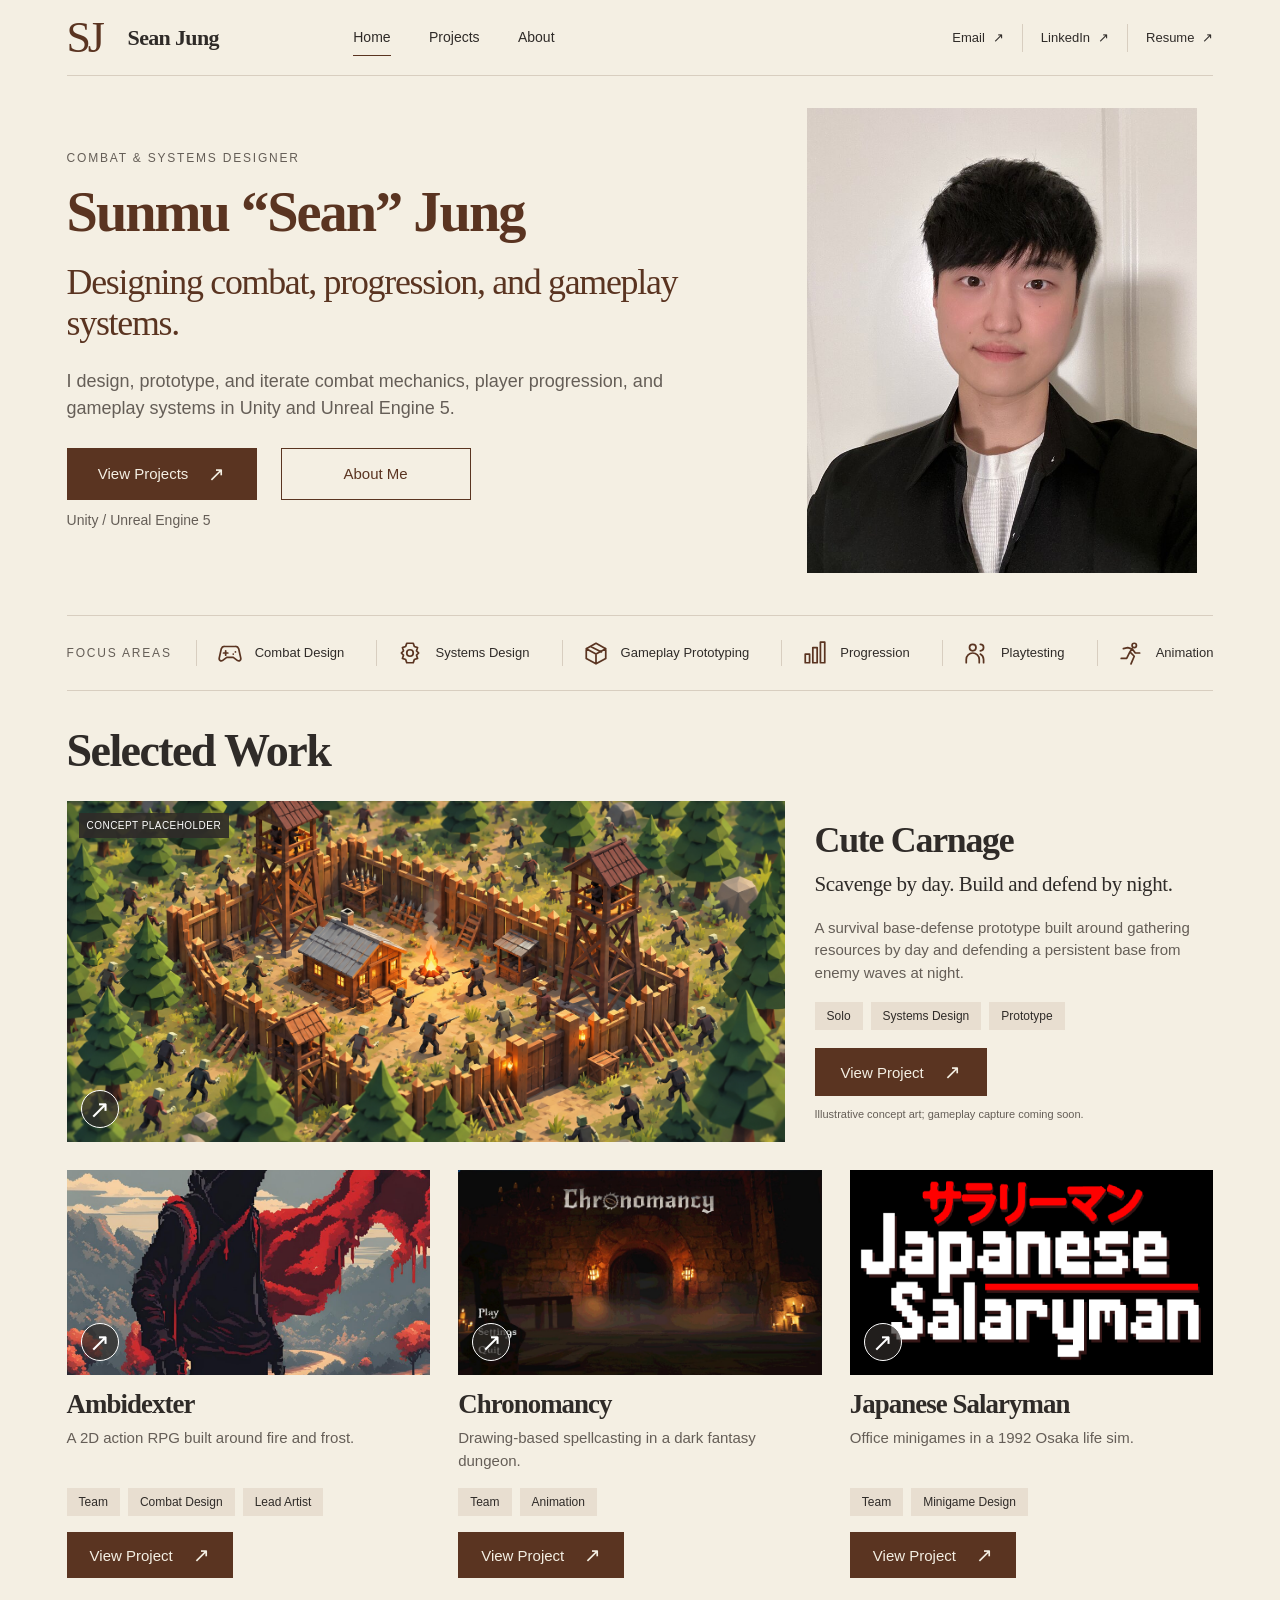
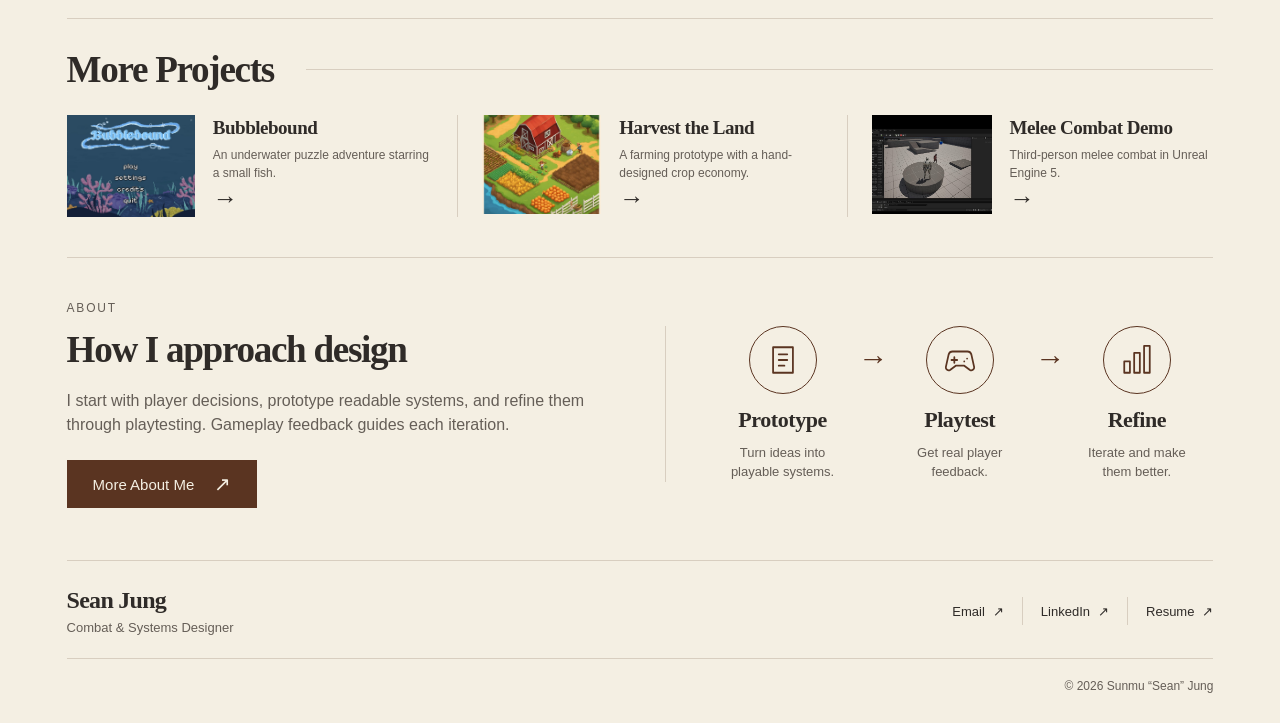
<file: index.html>
<!doctype html>
<html lang="en">
<head>
  <meta charset="UTF-8">
  <meta name="viewport" content="width=device-width, initial-scale=1">
  <meta name="theme-color" content="#f4efe3">
  <title>Sean Jung | Combat &amp; Systems Designer</title>
  <meta name="description" content="Sunmu ‘Sean’ Jung designs combat, progression, and gameplay systems in Unity and Unreal Engine 5. Explore selected games, prototypes, and animation work.">
  <link rel="icon" href="assets/img/sj-mark.svg" type="image/svg+xml">
  <link rel="stylesheet" href="assets/css/homepage.css">
  <script src="assets/js/homepage.js" defer></script>
</head>
<body>
  <a class="skip-link" href="#main">Skip to content</a>
  <header class="site-header container" id="top">
    <a class="brand" href="index.html" aria-label="Sean Jung, home"><span class="brand__mark" aria-hidden="true">SJ</span><span>Sean Jung</span></a>
    <button class="menu-toggle" type="button" aria-controls="site-navigation" aria-expanded="false" hidden>Menu <span aria-hidden="true">+</span></button>
    <div class="header-navigation" id="site-navigation"><nav class="primary-nav" aria-label="Main navigation"><a class="nav-link" href="index.html" aria-current="page">Home</a><a class="nav-link" href="#projects">Projects</a><a class="nav-link" href="about.html">About</a></nav><ul class="contact-links"><li><a href="mailto:sunjung3145@gmail.com">Email <span aria-hidden="true">↗</span></a></li><li><a href="https://www.linkedin.com/in/sunmu-sean-jung-0a69432b7" target="_blank" rel="noopener noreferrer" aria-label="LinkedIn (opens in a new tab)">LinkedIn <span aria-hidden="true">↗</span></a></li><li><a href="assets/docs/sunmu-jung-resume.pdf" target="_blank" rel="noopener" aria-label="Resume PDF (opens in a new tab)">Resume <span aria-hidden="true">↗</span></a></li></ul></div>
  </header>
  <main id="main" class="container">
    <section class="hero" aria-labelledby="hero-name">
      <div class="hero__copy">
        <p class="eyebrow">Combat &amp; Systems Designer</p>
        <h1 id="hero-name">Sunmu “Sean” Jung</h1>
        <p class="hero__headline">Designing combat, progression, and gameplay systems.</p>
        <p class="hero__introduction">I design, prototype, and iterate combat mechanics, player progression, and gameplay systems in Unity and Unreal Engine 5.</p>
        <div class="hero__actions"><a class="button" href="#projects">View Projects<span aria-hidden="true">↗</span></a><a class="button button--secondary" href="about.html">About Me</a></div>
        <p class="hero__tools">Unity / Unreal Engine 5</p>
      </div>
      <img class="hero__portrait" src="assets/img/profile/sean-profile.jpg" alt="Portrait of Sunmu Sean Jung" width="713" height="900" fetchpriority="high">
    </section>

    <section class="focus-areas" aria-labelledby="focus-title">
      <h2 class="eyebrow" id="focus-title">Focus Areas</h2>
      <ul class="focus-list"><li class="focus-item"><svg class="icon " width="24" height="24" viewBox="0 0 24 24" fill="none" stroke="currentColor" stroke-width="1.6" stroke-linecap="round" stroke-linejoin="round" aria-hidden="true" focusable="false"><path d="M6 12h4m-2-2v4m7-1h.01M17 11h.01M7 6h10a3 3 0 0 1 3 2l2 9a2 2 0 0 1-3 2l-4-3H9l-4 3a2 2 0 0 1-3-2l2-9a3 3 0 0 1 3-2Z"/></svg><span>Combat Design</span></li><li class="focus-item"><svg class="icon " width="24" height="24" viewBox="0 0 24 24" fill="none" stroke="currentColor" stroke-width="1.6" stroke-linecap="round" stroke-linejoin="round" aria-hidden="true" focusable="false"><path d="m9 3-1 3-3 1 1 3-2 2 2 2-1 3 3 1 1 3h6l1-3 3-1-1-3 2-2-2-2 1-3-3-1-1-3Z"/><circle cx="12" cy="12" r="3"/></svg><span>Systems Design</span></li><li class="focus-item"><svg class="icon " width="24" height="24" viewBox="0 0 24 24" fill="none" stroke="currentColor" stroke-width="1.6" stroke-linecap="round" stroke-linejoin="round" aria-hidden="true" focusable="false"><path d="m12 3 9 5v9l-9 5-9-5V8l9-5Zm0 10 9-5M12 13 3 8m9 5v9M7 6l10 5"/></svg><span>Gameplay Prototyping</span></li><li class="focus-item"><svg class="icon " width="24" height="24" viewBox="0 0 24 24" fill="none" stroke="currentColor" stroke-width="1.6" stroke-linecap="round" stroke-linejoin="round" aria-hidden="true" focusable="false"><path d="M3 13h4v8H3zm7-6h4v14h-4zm7-5h4v19h-4z"/></svg><span>Progression</span></li><li class="focus-item"><svg class="icon " width="24" height="24" viewBox="0 0 24 24" fill="none" stroke="currentColor" stroke-width="1.6" stroke-linecap="round" stroke-linejoin="round" aria-hidden="true" focusable="false"><circle cx="9" cy="7" r="3"/><path d="M3 21v-3a6 6 0 0 1 12 0v3M16 4a3 3 0 0 1 0 6m3 11v-3a6 6 0 0 0-3-5"/></svg><span>Playtesting</span></li><li class="focus-item"><svg class="icon " width="24" height="24" viewBox="0 0 24 24" fill="none" stroke="currentColor" stroke-width="1.6" stroke-linecap="round" stroke-linejoin="round" aria-hidden="true" focusable="false"><circle cx="15" cy="5" r="2"/><path d="m12 22 3-7-4-4 2-3 3 4h4M5 8l4-1 3 1M3 17h5l3-6"/></svg><span>Animation</span></li></ul>
    </section>

    <section class="selected-work" id="projects" aria-labelledby="selected-title">
      <div class="section-header"><h2 id="selected-title">Selected Work</h2></div>
      <article class="featured-project" aria-labelledby="project-cute-carnage"><a class="project-media project-media--featured" href="projects/cute-carnage.html" tabindex="-1" aria-hidden="true"><img src="assets/img/projects/cute-carnage/concept-placeholder.png" alt="" width="1672" height="941" loading="lazy" decoding="async"><span class="placeholder-label">Concept placeholder</span><span class="media-link" aria-hidden="true">↗</span></a><div class="featured-project__body"><h3 id="project-cute-carnage">Cute Carnage</h3><p class="featured-project__tagline">Scavenge by day. Build and defend by night.</p><p class="project-description">A survival base-defense prototype built around gathering resources by day and defending a persistent base from enemy waves at night.</p><ul class="project-tags" aria-label="Project roles"><li>Solo</li><li>Systems Design</li><li>Prototype</li></ul><a class="button" href="projects/cute-carnage.html" aria-label="View Cute Carnage project">View Project<span aria-hidden="true">↗</span></a><p class="placeholder-note">Illustrative concept art; gameplay capture coming soon.</p></div></article>
      <div class="project-grid"><article class="project-card" aria-labelledby="project-ambidexter"><a class="project-media" href="projects/ambidexter.html" tabindex="-1" aria-hidden="true"><img src="assets/img/projects/ambidexter/cover.jpg" alt="" width="800" height="450" loading="lazy" decoding="async"><span class="media-link" aria-hidden="true">↗</span></a><div class="project-card__body"><h3 id="project-ambidexter">Ambidexter</h3><p class="project-description">A 2D action RPG built around fire and frost.</p><ul class="project-tags" aria-label="Project roles"><li>Team</li><li>Combat Design</li><li>Lead Artist</li></ul><a class="button" href="projects/ambidexter.html" aria-label="View Ambidexter project">View Project<span aria-hidden="true">↗</span></a></div></article>
<article class="project-card" aria-labelledby="project-chronomancy"><a class="project-media" href="projects/chronomancy.html" tabindex="-1" aria-hidden="true"><img src="assets/img/projects/chronomancy/cover.jpg" alt="" width="800" height="450" loading="lazy" decoding="async"><span class="media-link" aria-hidden="true">↗</span></a><div class="project-card__body"><h3 id="project-chronomancy">Chronomancy</h3><p class="project-description">Drawing-based spellcasting in a dark fantasy dungeon.</p><ul class="project-tags" aria-label="Project roles"><li>Team</li><li>Animation</li></ul><a class="button" href="projects/chronomancy.html" aria-label="View Chronomancy project">View Project<span aria-hidden="true">↗</span></a></div></article>
<article class="project-card" aria-labelledby="project-japanese-salaryman"><a class="project-media" href="projects/japanese-salaryman.html" tabindex="-1" aria-hidden="true"><img src="assets/img/projects/japanese-salaryman/logo.png" alt="" width="800" height="450" loading="lazy" decoding="async"><span class="media-link" aria-hidden="true">↗</span></a><div class="project-card__body"><h3 id="project-japanese-salaryman">Japanese Salaryman</h3><p class="project-description">Office minigames in a 1992 Osaka life sim.</p><ul class="project-tags" aria-label="Project roles"><li>Team</li><li>Minigame Design</li></ul><a class="button" href="projects/japanese-salaryman.html" aria-label="View Japanese Salaryman project">View Project<span aria-hidden="true">↗</span></a></div></article></div>
    </section>

    <section class="more-projects" aria-labelledby="more-title">
      <div class="section-header section-header--compact section-header--rule"><h2 id="more-title">More Projects</h2></div>
      <div class="compact-grid"><article class="compact-project"><a href="projects/bubblebound.html"><img src="assets/img/projects/bubblebound/cover.jpg" alt="" width="120" height="96" loading="lazy" decoding="async"><div class="compact-project__body"><h3>Bubblebound</h3><p>An underwater puzzle adventure starring a small fish.</p><span class="compact-project__arrow" aria-hidden="true">→</span></div></a></article>
<article class="compact-project"><a href="projects/harvest-the-land.html"><img src="assets/img/projects/harvest-the-land/cover.jpg" alt="" width="120" height="96" loading="lazy" decoding="async"><div class="compact-project__body"><h3>Harvest the Land</h3><p>A farming prototype with a hand-designed crop economy.</p><span class="compact-project__arrow" aria-hidden="true">→</span></div></a></article>
<article class="compact-project"><a href="projects/melee-combat-demo.html"><img src="assets/img/projects/melee-combat-demo/cover.jpg" alt="" width="120" height="96" loading="lazy" decoding="async"><div class="compact-project__body"><h3>Melee Combat Demo</h3><p>Third-person melee combat in Unreal Engine 5.</p><span class="compact-project__arrow" aria-hidden="true">→</span></div></a></article></div>
    </section>

    <section class="about-preview" id="approach" aria-labelledby="approach-title">
      <div class="about-preview__copy"><p class="eyebrow">About</p>
        <div class="section-header section-header--compact"><h2 id="approach-title">How I approach design</h2></div>
        <p>I start with player decisions, prototype readable systems, and refine them through playtesting. Gameplay feedback guides each iteration.</p>
        <a class="button" href="about.html">More About Me<span aria-hidden="true">↗</span></a>
      </div>
      <ol class="process-list" aria-label="Design process"><li class="process-step"><span class="process-step__icon"><svg class="icon " width="24" height="24" viewBox="0 0 24 24" fill="none" stroke="currentColor" stroke-width="1.6" stroke-linecap="round" stroke-linejoin="round" aria-hidden="true" focusable="false"><path d="M5 3h14v18H5zm4 5h6m-6 4h6m-6 4h4"/></svg></span><h3>Prototype</h3><p>Turn ideas into playable systems.</p></li><li class="process-step"><span class="process-step__icon"><svg class="icon " width="24" height="24" viewBox="0 0 24 24" fill="none" stroke="currentColor" stroke-width="1.6" stroke-linecap="round" stroke-linejoin="round" aria-hidden="true" focusable="false"><path d="M6 12h4m-2-2v4m7-1h.01M17 11h.01M7 6h10a3 3 0 0 1 3 2l2 9a2 2 0 0 1-3 2l-4-3H9l-4 3a2 2 0 0 1-3-2l2-9a3 3 0 0 1 3-2Z"/></svg></span><h3>Playtest</h3><p>Get real player feedback.</p></li><li class="process-step"><span class="process-step__icon"><svg class="icon " width="24" height="24" viewBox="0 0 24 24" fill="none" stroke="currentColor" stroke-width="1.6" stroke-linecap="round" stroke-linejoin="round" aria-hidden="true" focusable="false"><path d="M3 13h4v8H3zm7-6h4v14h-4zm7-5h4v19h-4z"/></svg></span><h3>Refine</h3><p>Iterate and make them better.</p></li></ol>
    </section>
  </main>
  <footer class="site-footer container"><div class="footer-main"><div><a class="footer-name" href="#top">Sean Jung</a><p>Combat &amp; Systems Designer</p></div><ul class="contact-links"><li><a href="mailto:sunjung3145@gmail.com">Email <span aria-hidden="true">↗</span></a></li><li><a href="https://www.linkedin.com/in/sunmu-sean-jung-0a69432b7" target="_blank" rel="noopener noreferrer" aria-label="LinkedIn (opens in a new tab)">LinkedIn <span aria-hidden="true">↗</span></a></li><li><a href="assets/docs/sunmu-jung-resume.pdf" target="_blank" rel="noopener" aria-label="Resume PDF (opens in a new tab)">Resume <span aria-hidden="true">↗</span></a></li></ul></div><p class="copyright">© <span data-year>2026</span> Sunmu “Sean” Jung</p></footer>
</body>
</html>
</file>
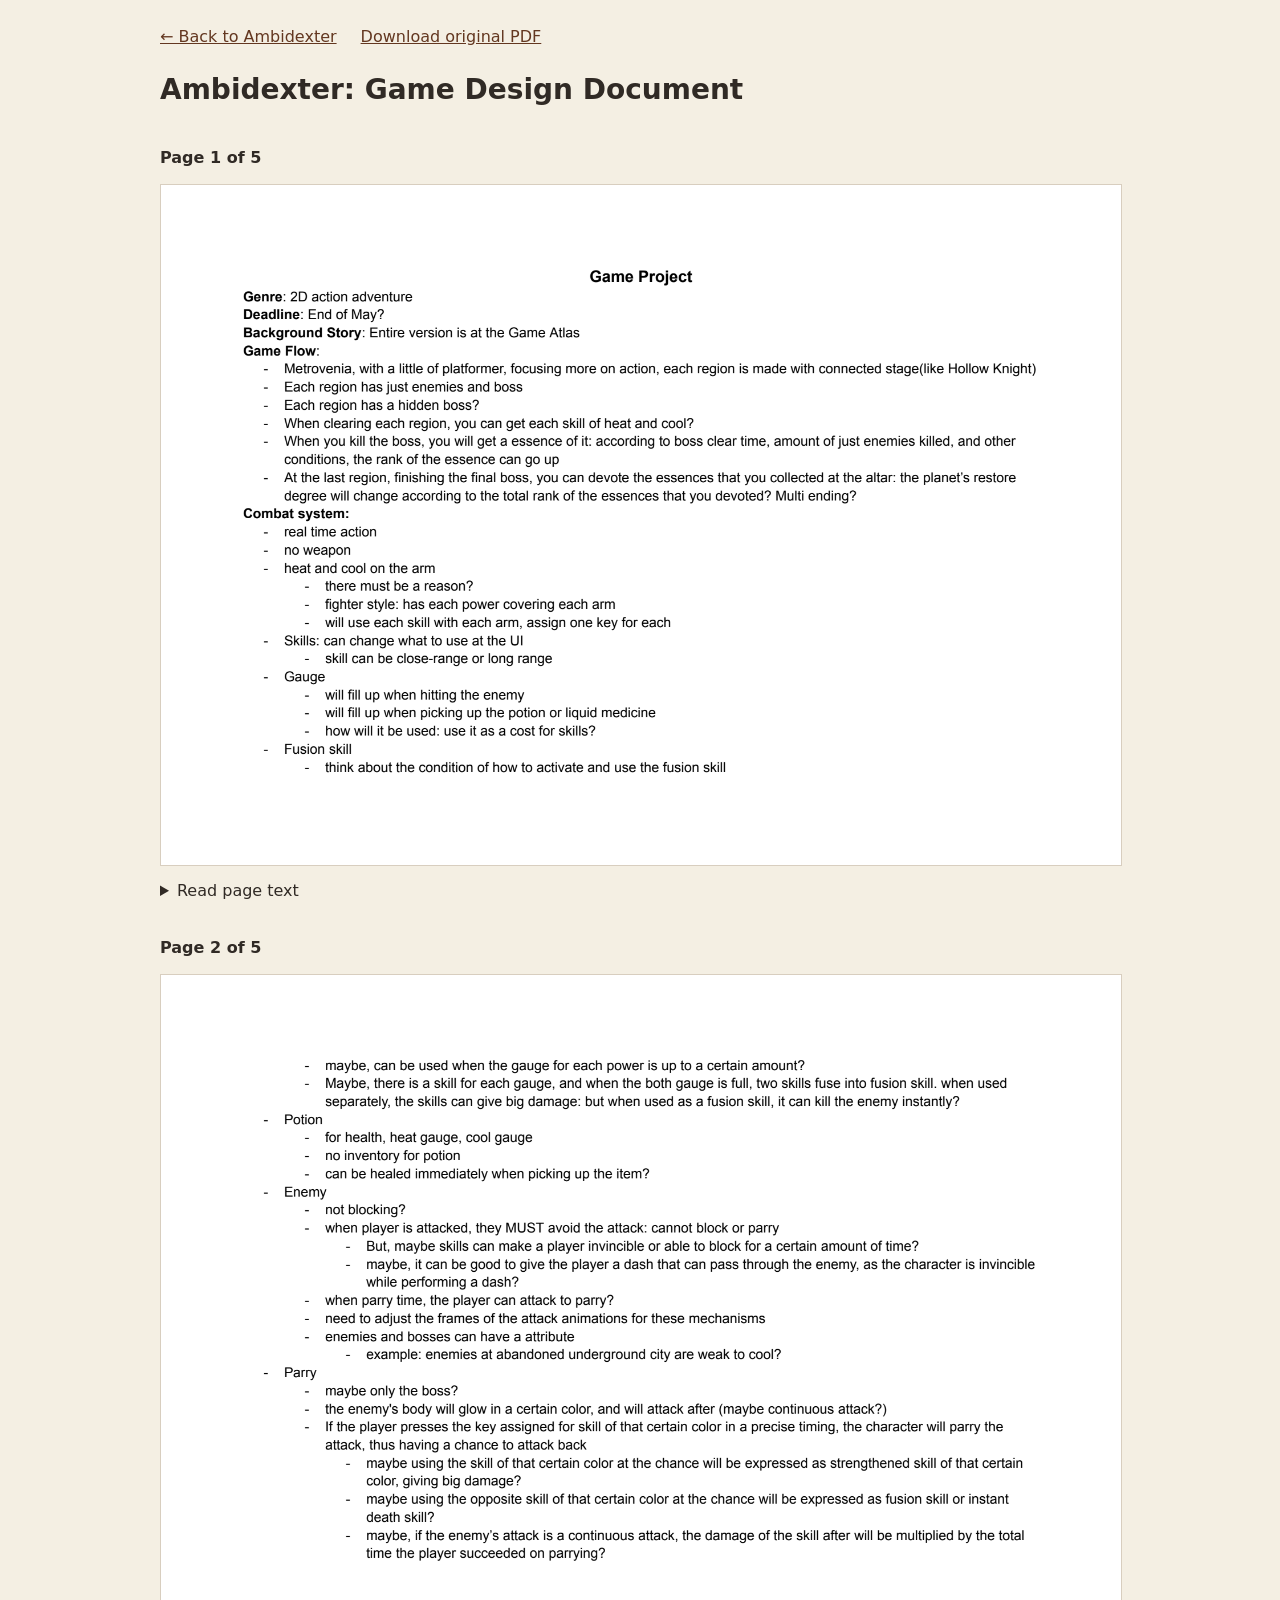
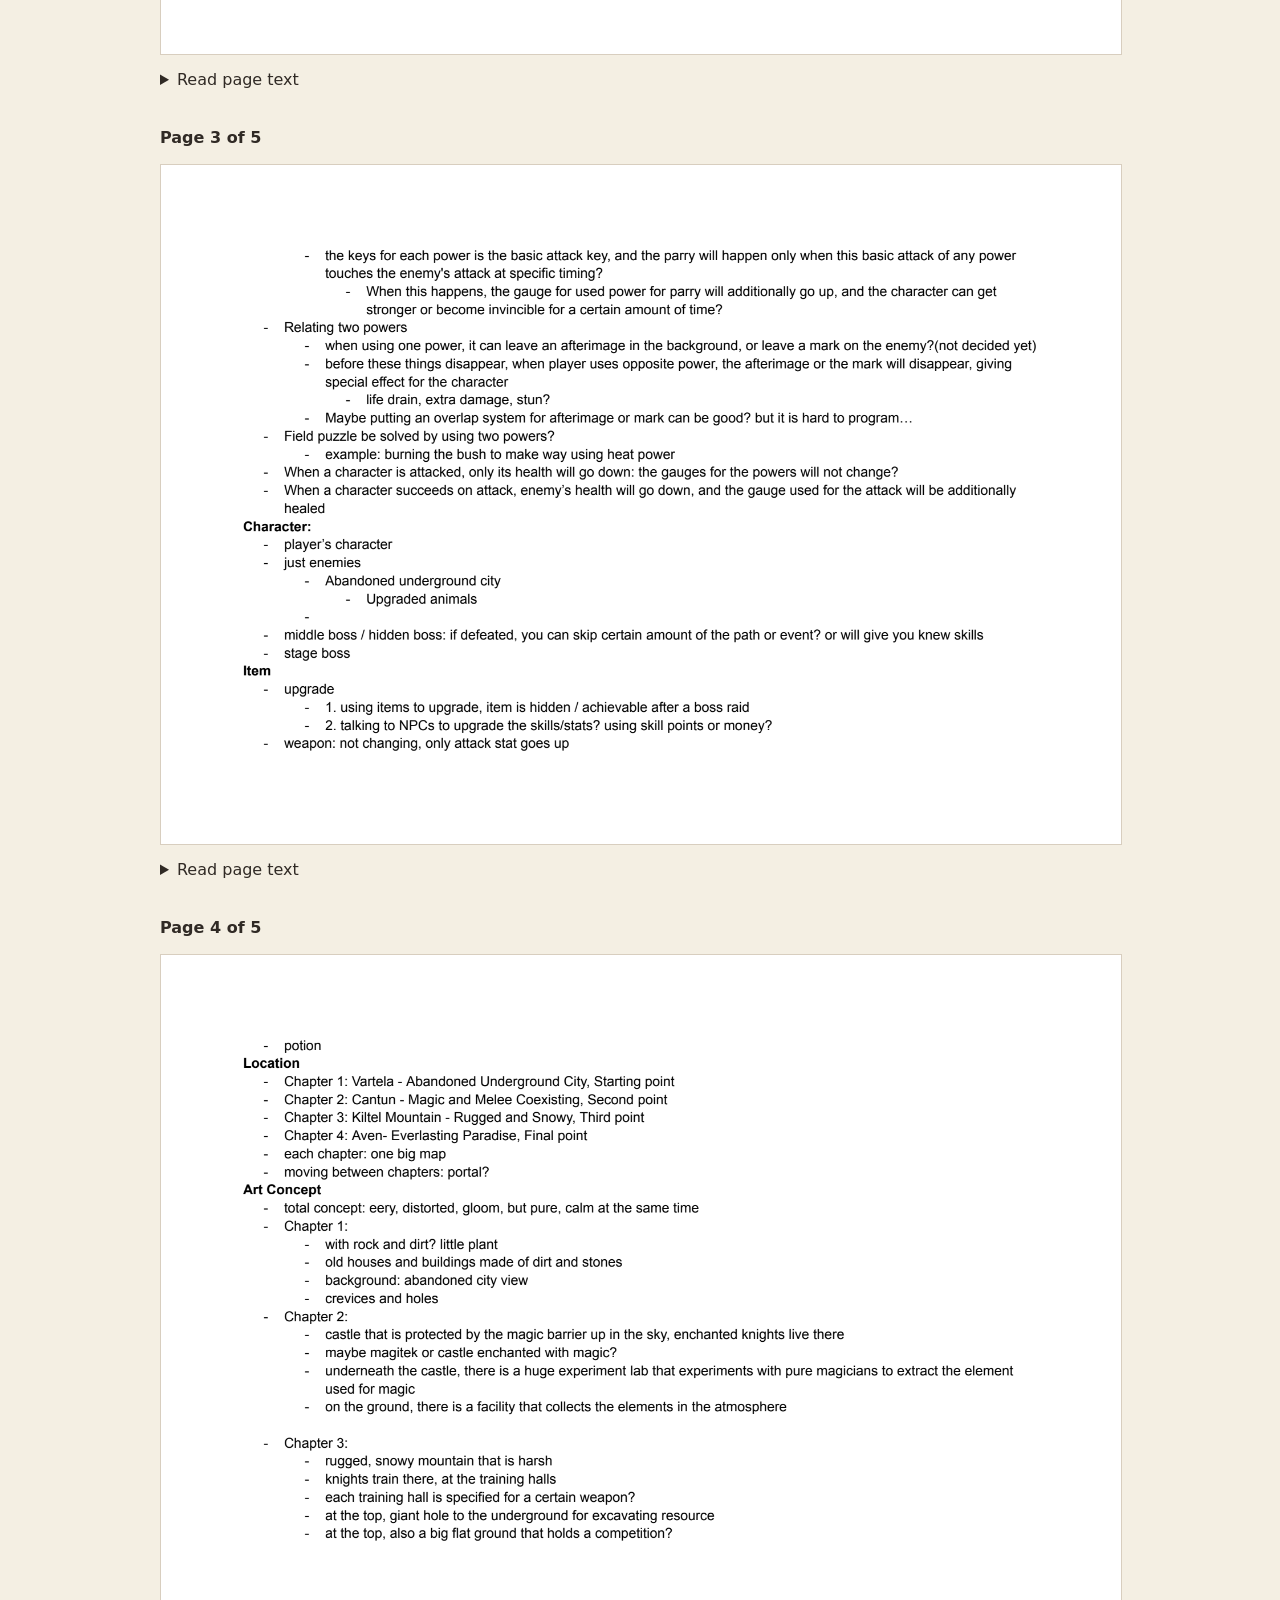
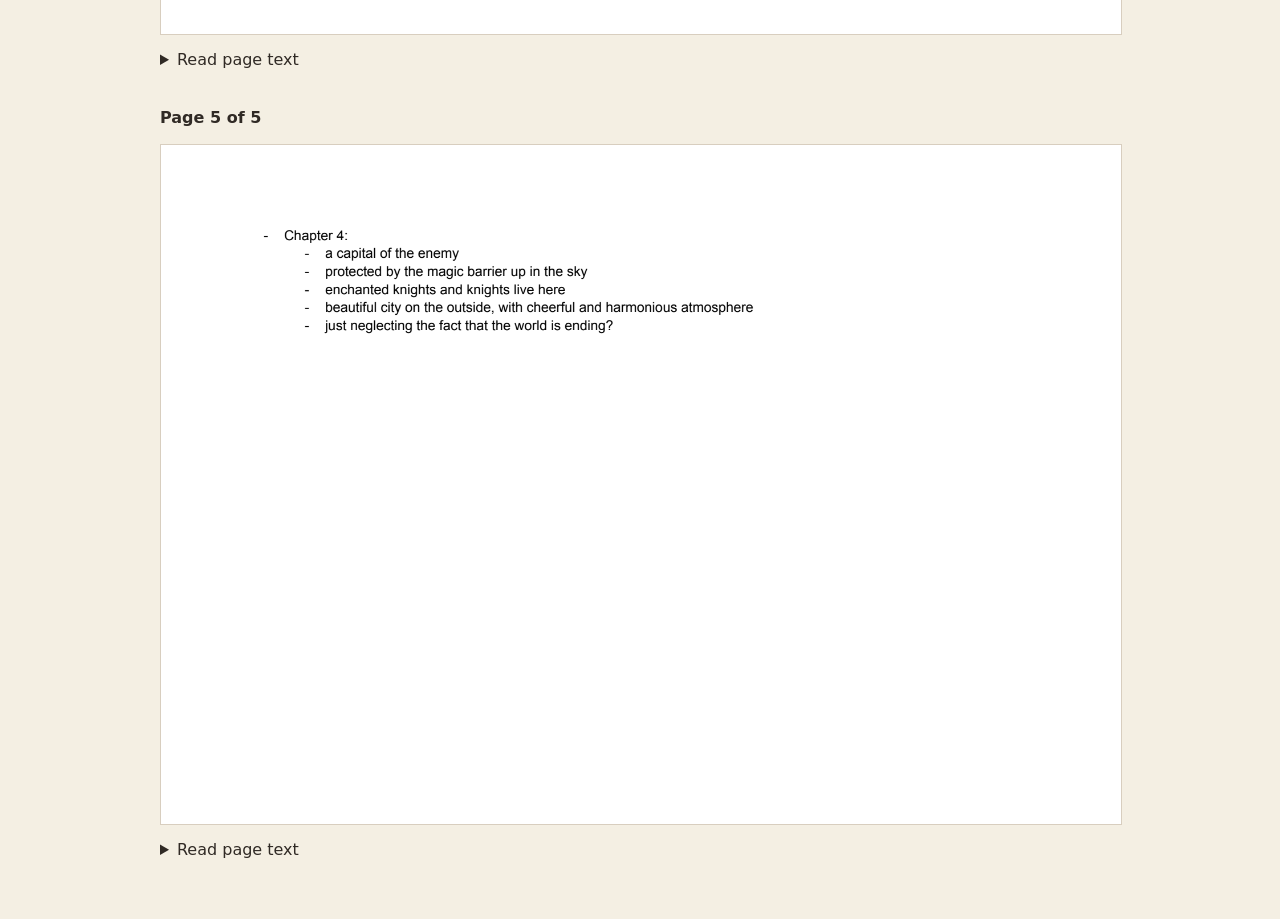
<file: assets/docs/ambidexter/index.html>
<!doctype html><html lang="en"><head><meta charset="utf-8"><meta name="viewport" content="width=device-width,initial-scale=1"><title>Ambidexter | Game Design Document</title><style>
body{margin:0;background:#f4efe3;color:#302a25;font:16px/1.6 system-ui,sans-serif}main{max-width:960px;margin:auto;padding:24px}nav{display:flex;flex-wrap:wrap;gap:24px}a{color:#633720}h1{font-size:28px}h2{font-size:16px}section{margin:32px 0}img{display:block;width:100%;height:auto;background:white;border:1px solid #d8cebf}pre{white-space:pre-wrap;overflow-wrap:anywhere;font:inherit}summary{cursor:pointer;margin-top:12px}
</style></head><body><main><nav><a href="../../../projects/ambidexter.html">← Back to Ambidexter</a><a href="ambidexter-gdd.pdf" download>Download original PDF</a></nav><h1>Ambidexter: Game Design Document</h1><section aria-label="Page 1"><h2>Page 1 of 5</h2><img src="gdd-page-1.png" width="1684" height="1192" alt="Game design document, page 1" loading="lazy"><details><summary>Read page text</summary><pre>Game Project
Genre: 2D action adventure
Deadline: End of May?
Background Story: Entire version is at the Game Atlas
Game Flow:
- Metrovenia, with a little of platformer, focusing more on action, each region is made with connected stage(like Hollow Knight)
- Each region has just enemies and boss
- Each region has a hidden boss?
- When clearing each region, you can get each skill of heat and cool?
- When you kill the boss, you will get a essence of it: according to boss clear time, amount of just enemies killed, and other
conditions, the rank of the essence can go up
- At the last region, finishing the final boss, you can devote the essences that you collected at the altar: the planet’s restore
degree will change according to the total rank of the essences that you devoted? Multi ending?
Combat system:
- real time action
- no weapon
- heat and cool on the arm
- there must be a reason?
- fighter style: has each power covering each arm
- will use each skill with each arm, assign one key for each
- Skills: can change what to use at the UI
- skill can be close-range or long range
- Gauge
- will fill up when hitting the enemy
- will fill up when picking up the potion or liquid medicine
- how will it be used: use it as a cost for skills?
- Fusion skill
- think about the condition of how to activate and use the fusion skill</pre></details></section><section aria-label="Page 2"><h2>Page 2 of 5</h2><img src="gdd-page-2.png" width="1684" height="1192" alt="Game design document, page 2" loading="lazy"><details><summary>Read page text</summary><pre>- maybe, can be used when the gauge for each power is up to a certain amount?
- Maybe, there is a skill for each gauge, and when the both gauge is full, two skills fuse into fusion skill. when used
separately, the skills can give big damage: but when used as a fusion skill, it can kill the enemy instantly?
- Potion
- for health, heat gauge, cool gauge
- no inventory for potion
- can be healed immediately when picking up the item?
- Enemy
- not blocking?
- when player is attacked, they MUST avoid the attack: cannot block or parry
- But, maybe skills can make a player invincible or able to block for a certain amount of time?
- maybe, it can be good to give the player a dash that can pass through the enemy, as the character is invincible
while performing a dash?
- when parry time, the player can attack to parry?
- need to adjust the frames of the attack animations for these mechanisms
- enemies and bosses can have a attribute
- example: enemies at abandoned underground city are weak to cool?
- Parry
- maybe only the boss?
- the enemy&#x27;s body will glow in a certain color, and will attack after (maybe continuous attack?)
- If the player presses the key assigned for skill of that certain color in a precise timing, the character will parry the
attack, thus having a chance to attack back
- maybe using the skill of that certain color at the chance will be expressed as strengthened skill of that certain
color, giving big damage?
- maybe using the opposite skill of that certain color at the chance will be expressed as fusion skill or instant
death skill?
- maybe, if the enemy’s attack is a continuous attack, the damage of the skill after will be multiplied by the total
time the player succeeded on parrying?</pre></details></section><section aria-label="Page 3"><h2>Page 3 of 5</h2><img src="gdd-page-3.png" width="1684" height="1192" alt="Game design document, page 3" loading="lazy"><details><summary>Read page text</summary><pre>- the keys for each power is the basic attack key, and the parry will happen only when this basic attack of any power
touches the enemy&#x27;s attack at specific timing?
- When this happens, the gauge for used power for parry will additionally go up, and the character can get
stronger or become invincible for a certain amount of time?
- Relating two powers
- when using one power, it can leave an afterimage in the background, or leave a mark on the enemy?(not decided yet)
- before these things disappear, when player uses opposite power, the afterimage or the mark will disappear, giving
special effect for the character
- life drain, extra damage, stun?
- Maybe putting an overlap system for afterimage or mark can be good? but it is hard to program…
- Field puzzle be solved by using two powers?
- example: burning the bush to make way using heat power
- When a character is attacked, only its health will go down: the gauges for the powers will not change?
- When a character succeeds on attack, enemy’s health will go down, and the gauge used for the attack will be additionally
healed
Character:
- player’s character
- just enemies
- Abandoned underground city
- Upgraded animals
-
- middle boss / hidden boss: if defeated, you can skip certain amount of the path or event? or will give you knew skills
- stage boss
Item
- upgrade
- 1. using items to upgrade, item is hidden / achievable after a boss raid
- 2. talking to NPCs to upgrade the skills/stats? using skill points or money?
- weapon: not changing, only attack stat goes up</pre></details></section><section aria-label="Page 4"><h2>Page 4 of 5</h2><img src="gdd-page-4.png" width="1684" height="1192" alt="Game design document, page 4" loading="lazy"><details><summary>Read page text</summary><pre>- potion
Location
- Chapter 1: Vartela - Abandoned Underground City, Starting point
- Chapter 2: Cantun - Magic and Melee Coexisting, Second point
- Chapter 3: Kiltel Mountain - Rugged and Snowy, Third point
- Chapter 4: Aven- Everlasting Paradise, Final point
- each chapter: one big map
- moving between chapters: portal?
Art Concept
- total concept: eery, distorted, gloom, but pure, calm at the same time
- Chapter 1:
- with rock and dirt? little plant
- old houses and buildings made of dirt and stones
- background: abandoned city view
- crevices and holes
- Chapter 2:
- castle that is protected by the magic barrier up in the sky, enchanted knights live there
- maybe magitek or castle enchanted with magic?
- underneath the castle, there is a huge experiment lab that experiments with pure magicians to extract the element
used for magic
- on the ground, there is a facility that collects the elements in the atmosphere
- Chapter 3:
- rugged, snowy mountain that is harsh
- knights train there, at the training halls
- each training hall is specified for a certain weapon?
- at the top, giant hole to the underground for excavating resource
- at the top, also a big flat ground that holds a competition?</pre></details></section><section aria-label="Page 5"><h2>Page 5 of 5</h2><img src="gdd-page-5.png" width="1684" height="1192" alt="Game design document, page 5" loading="lazy"><details><summary>Read page text</summary><pre>- Chapter 4:
- a capital of the enemy
- protected by the magic barrier up in the sky
- enchanted knights and knights live here
- beautiful city on the outside, with cheerful and harmonious atmosphere
- just neglecting the fact that the world is ending?</pre></details></section></main></body></html>
</file>
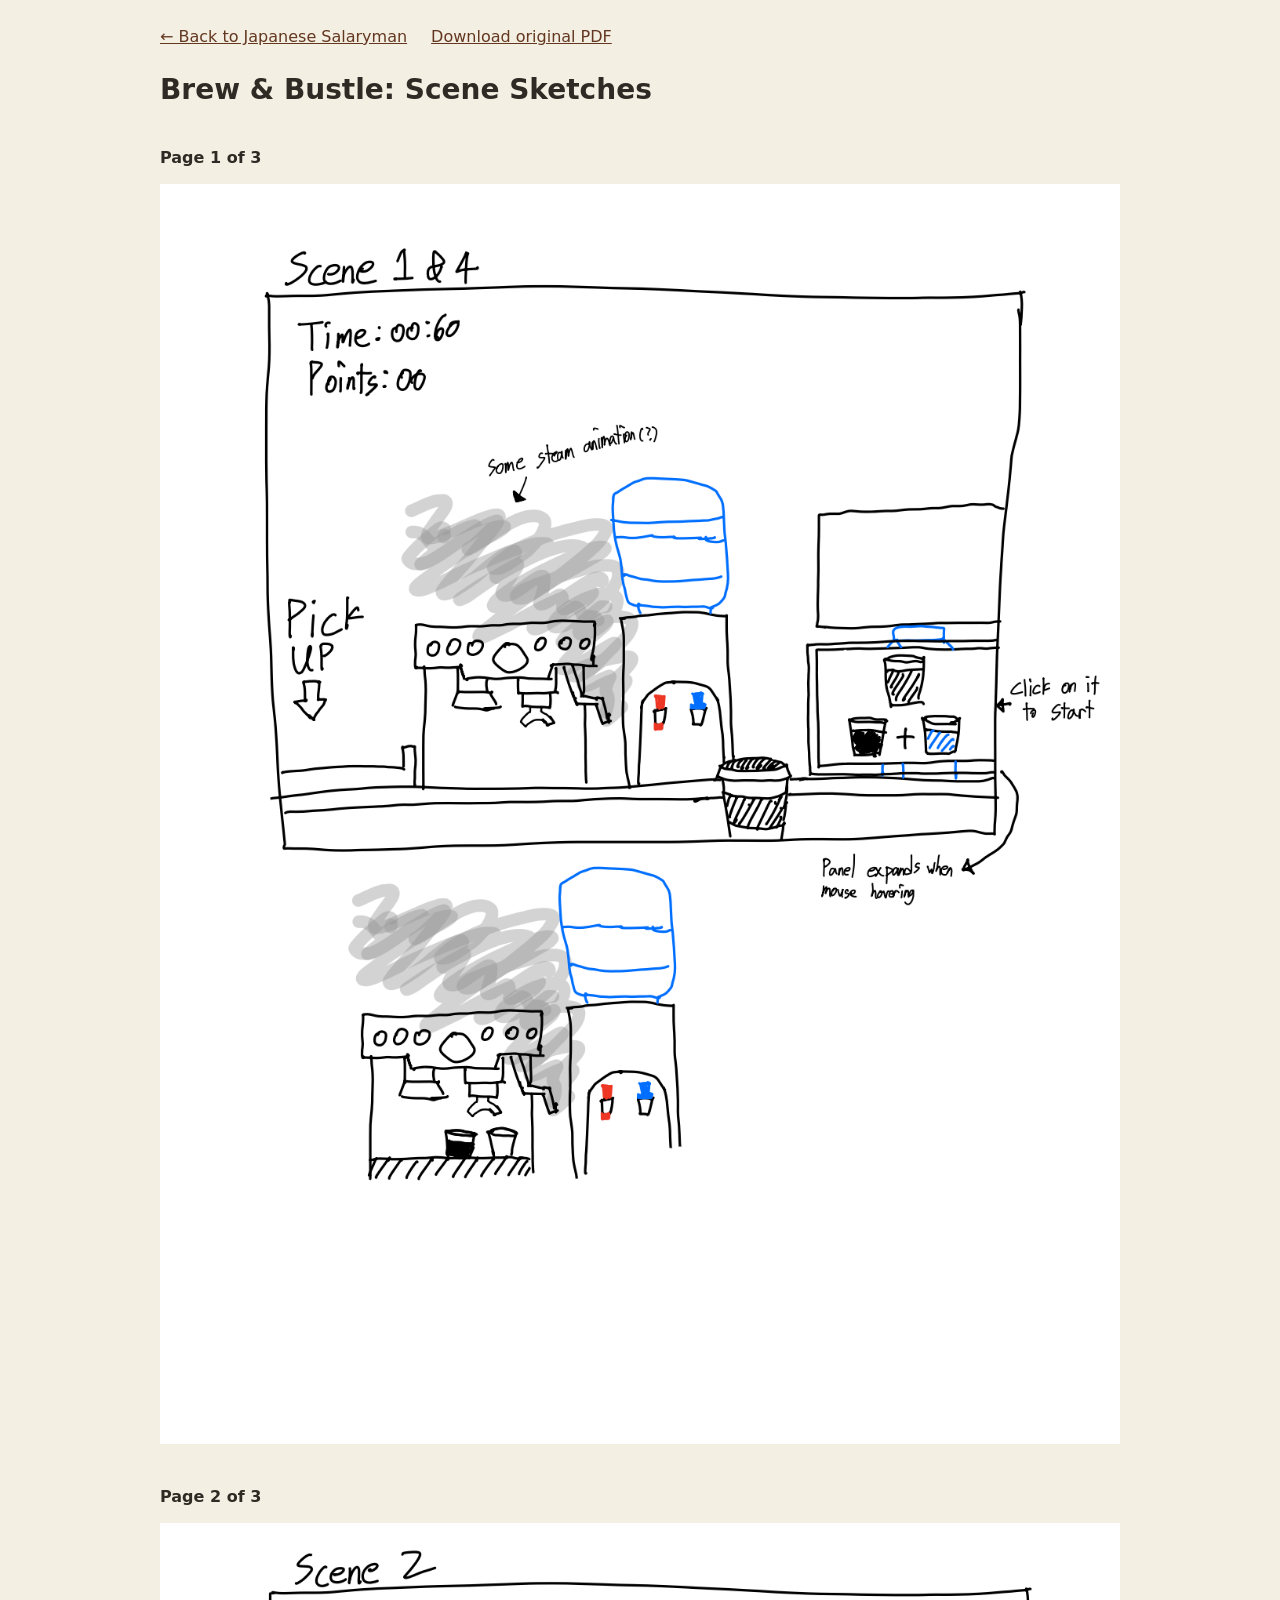
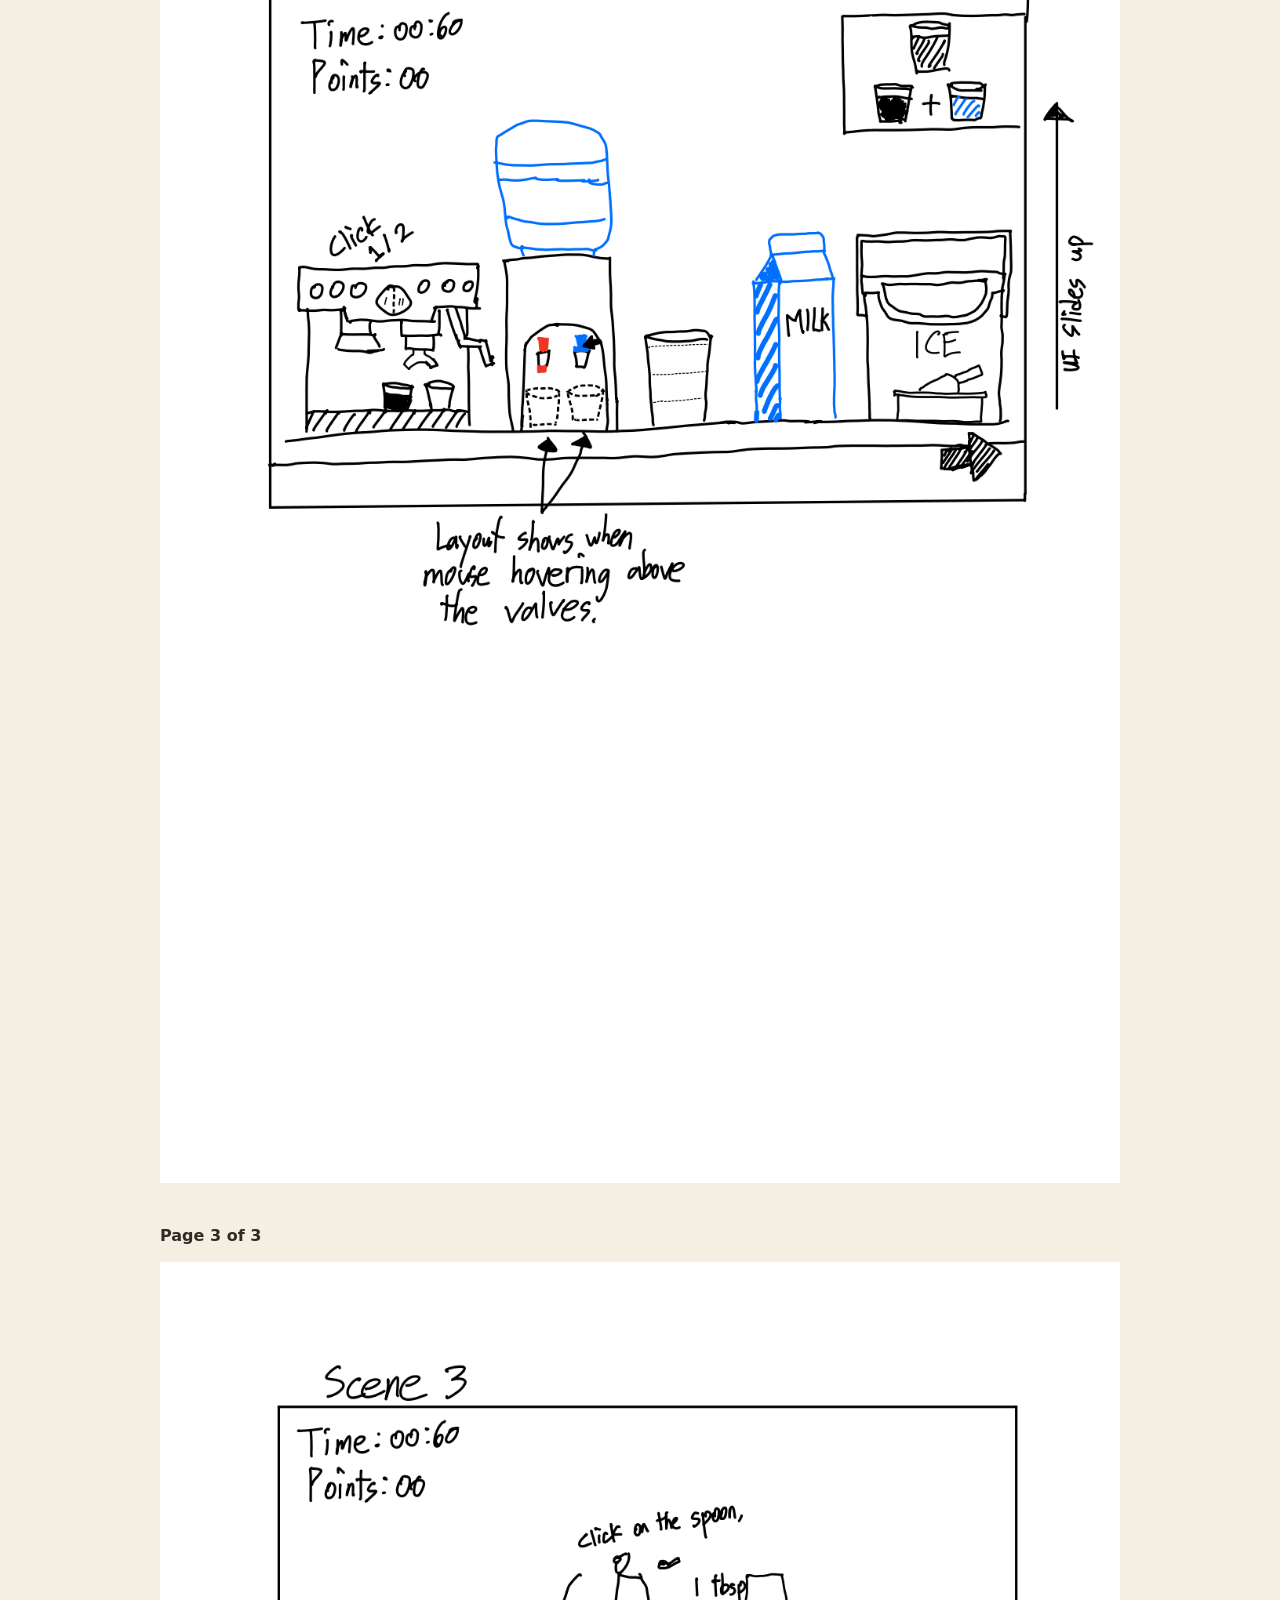
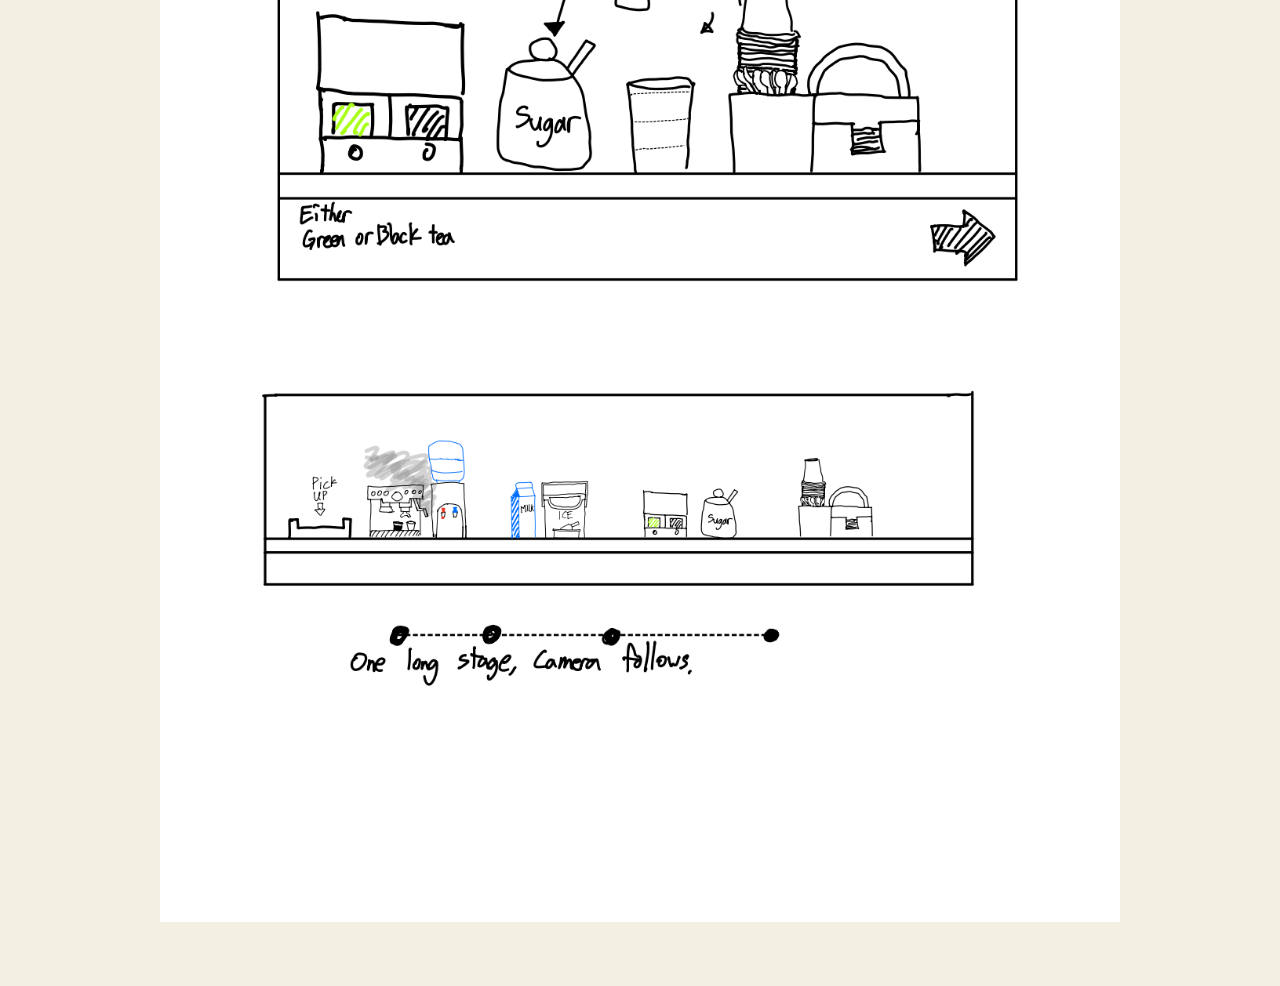
<file: assets/docs/japanese-salaryman/brew-sketches/index.html>
<!doctype html><html lang="en"><meta charset="utf-8"><meta name="viewport" content="width=device-width,initial-scale=1"><title>Brew &amp; Bustle: Scene Sketches</title><style>body{background:#f4efe3;color:#302a25;font:16px/1.6 system-ui;margin:0}main{max-width:960px;margin:auto;padding:24px}nav{display:flex;gap:24px;flex-wrap:wrap}a{color:#633720}img{width:100%;height:auto}h1{font-size:28px}h2{font-size:16px}section{margin:32px 0}</style><main><nav><a href="../../../../projects/japanese-salaryman.html">← Back to Japanese Salaryman</a><a download href="../brew-and-bustle-scene-sketch.pdf">Download original PDF</a></nav><h1>Brew &amp; Bustle: Scene Sketches</h1><section><h2>Page 1 of 3</h2><img src="page-1.png" width="1224" height="1607" alt="Brew &amp; Bustle: Scene Sketches, page 1" loading="lazy"></section><section><h2>Page 2 of 3</h2><img src="page-2.png" width="1224" height="1607" alt="Brew &amp; Bustle: Scene Sketches, page 2" loading="lazy"></section><section><h2>Page 3 of 3</h2><img src="page-3.png" width="1224" height="1607" alt="Brew &amp; Bustle: Scene Sketches, page 3" loading="lazy"></section></main></html>
</file>
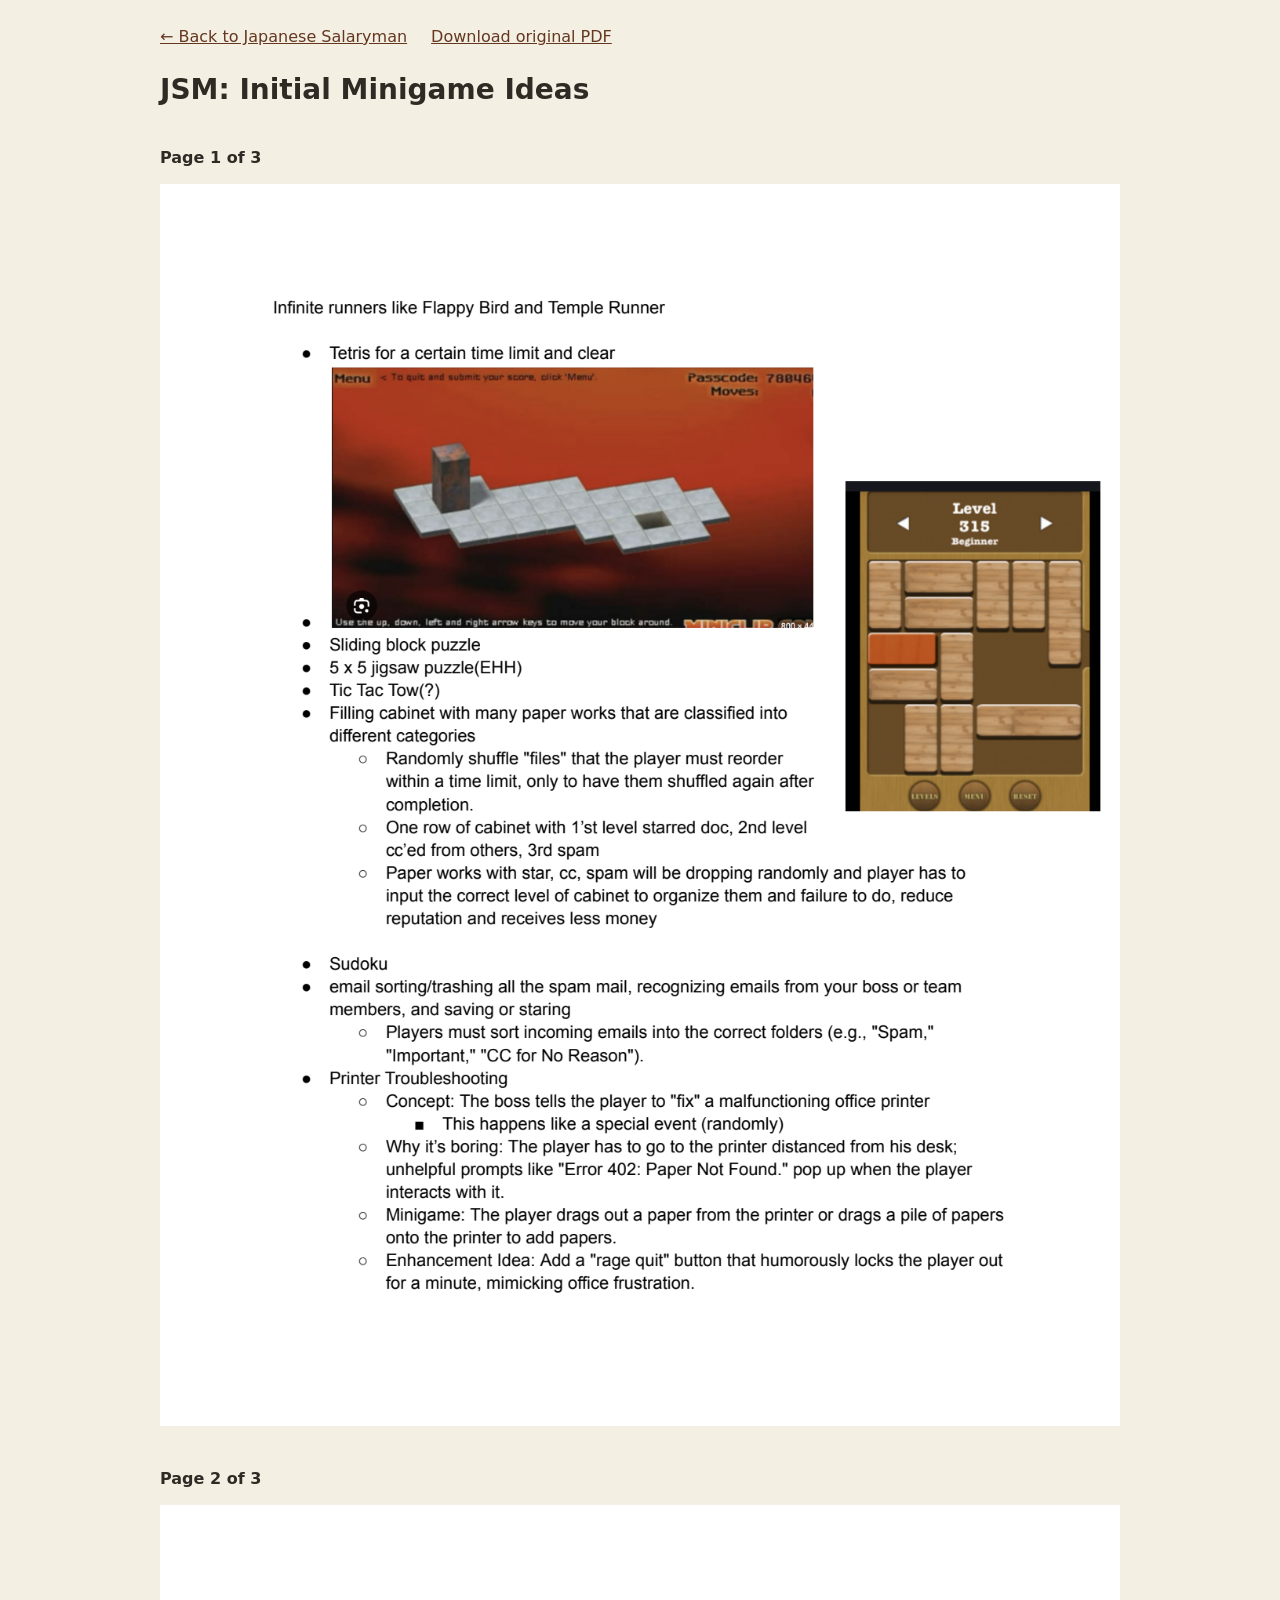
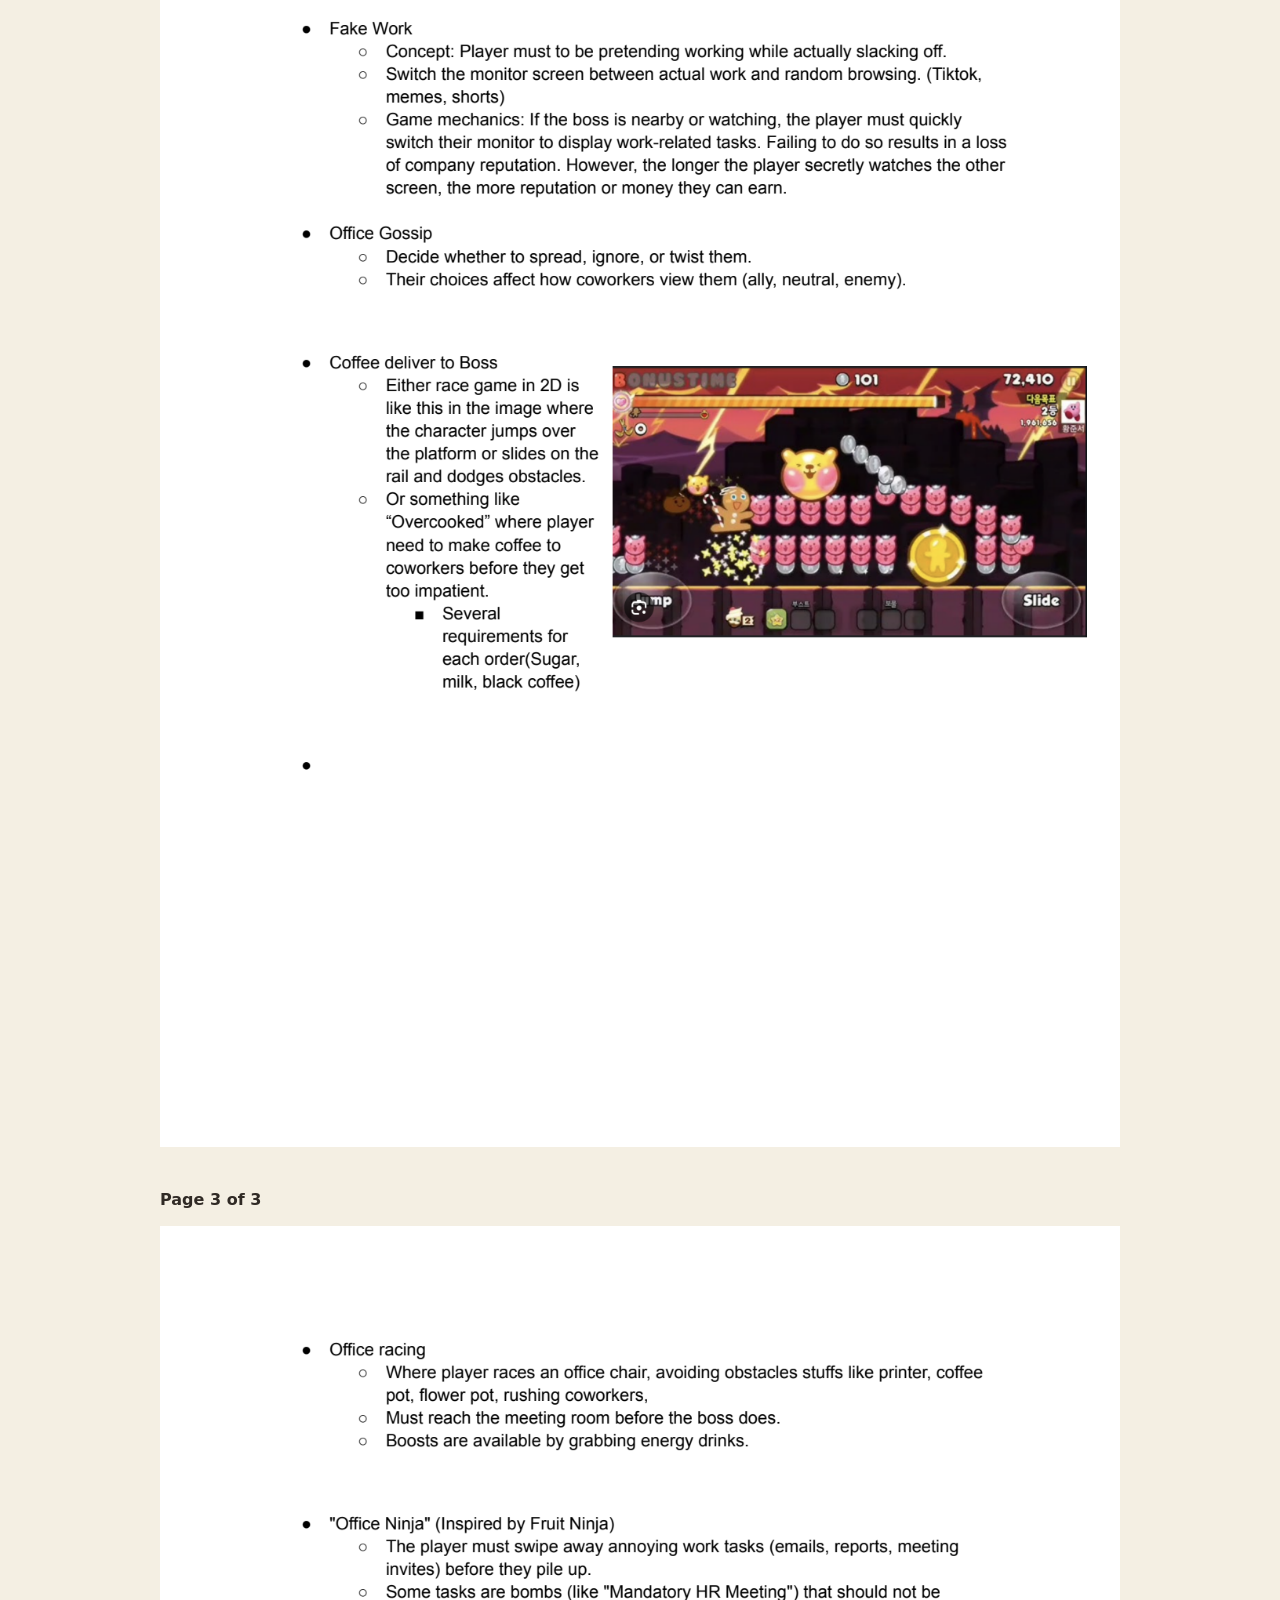
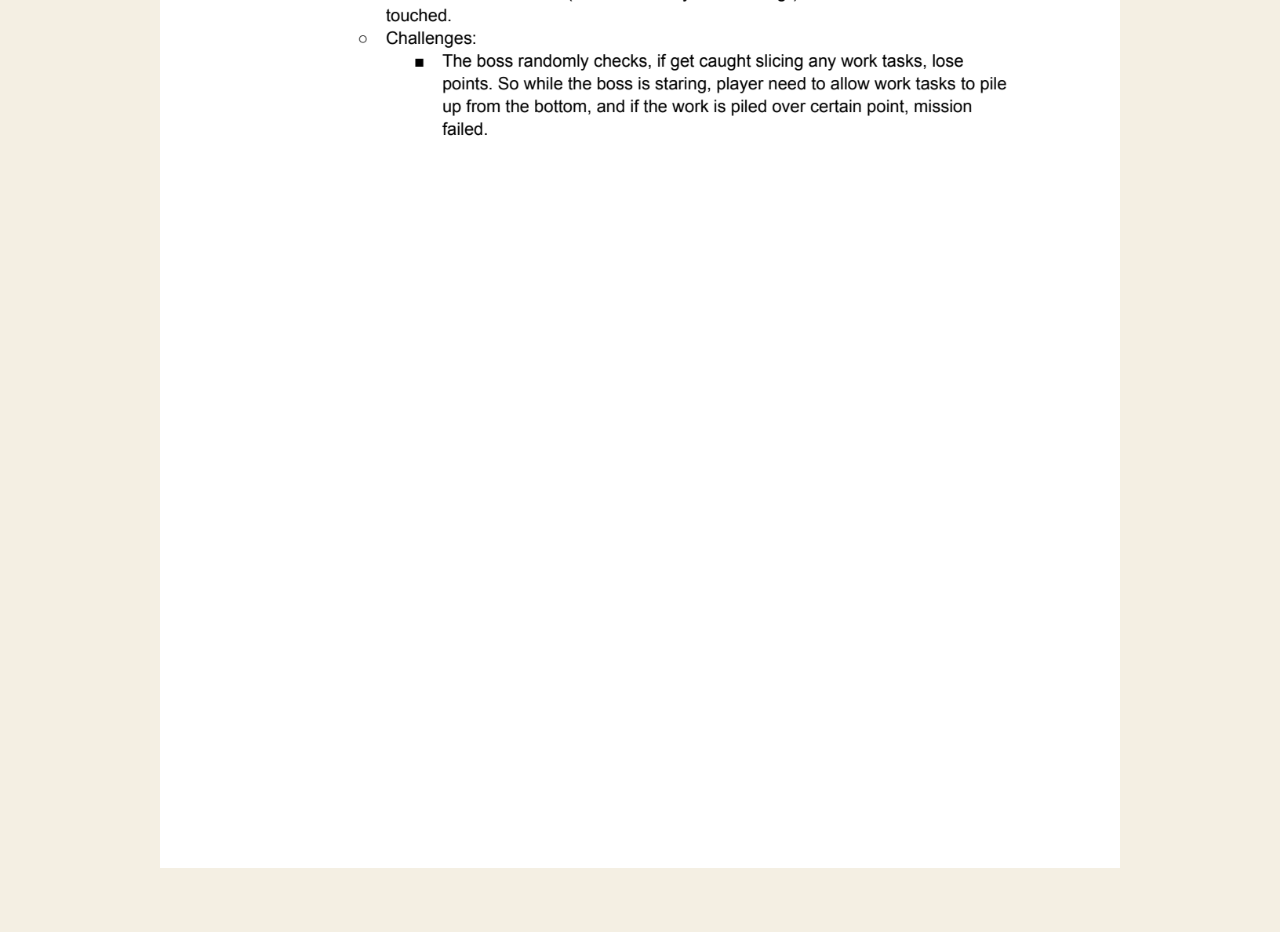
<file: assets/docs/japanese-salaryman/minigame-ideas/index.html>
<!doctype html><html lang="en"><meta charset="utf-8"><meta name="viewport" content="width=device-width,initial-scale=1"><title>JSM: Initial Minigame Ideas</title><style>body{background:#f4efe3;color:#302a25;font:16px/1.6 system-ui;margin:0}main{max-width:960px;margin:auto;padding:24px}nav{display:flex;gap:24px;flex-wrap:wrap}a{color:#633720}img{width:100%;height:auto}h1{font-size:28px}h2{font-size:16px}section{margin:32px 0}</style><main><nav><a href="../../../../projects/japanese-salaryman.html">← Back to Japanese Salaryman</a><a download href="../jsm-minigame-ideas.pdf">Download original PDF</a></nav><h1>JSM: Initial Minigame Ideas</h1><section><h2>Page 1 of 3</h2><img src="page-1.png" width="1224" height="1584" alt="JSM: Initial Minigame Ideas, page 1" loading="lazy"></section><section><h2>Page 2 of 3</h2><img src="page-2.png" width="1224" height="1584" alt="JSM: Initial Minigame Ideas, page 2" loading="lazy"></section><section><h2>Page 3 of 3</h2><img src="page-3.png" width="1224" height="1584" alt="JSM: Initial Minigame Ideas, page 3" loading="lazy"></section></main></html>
</file>
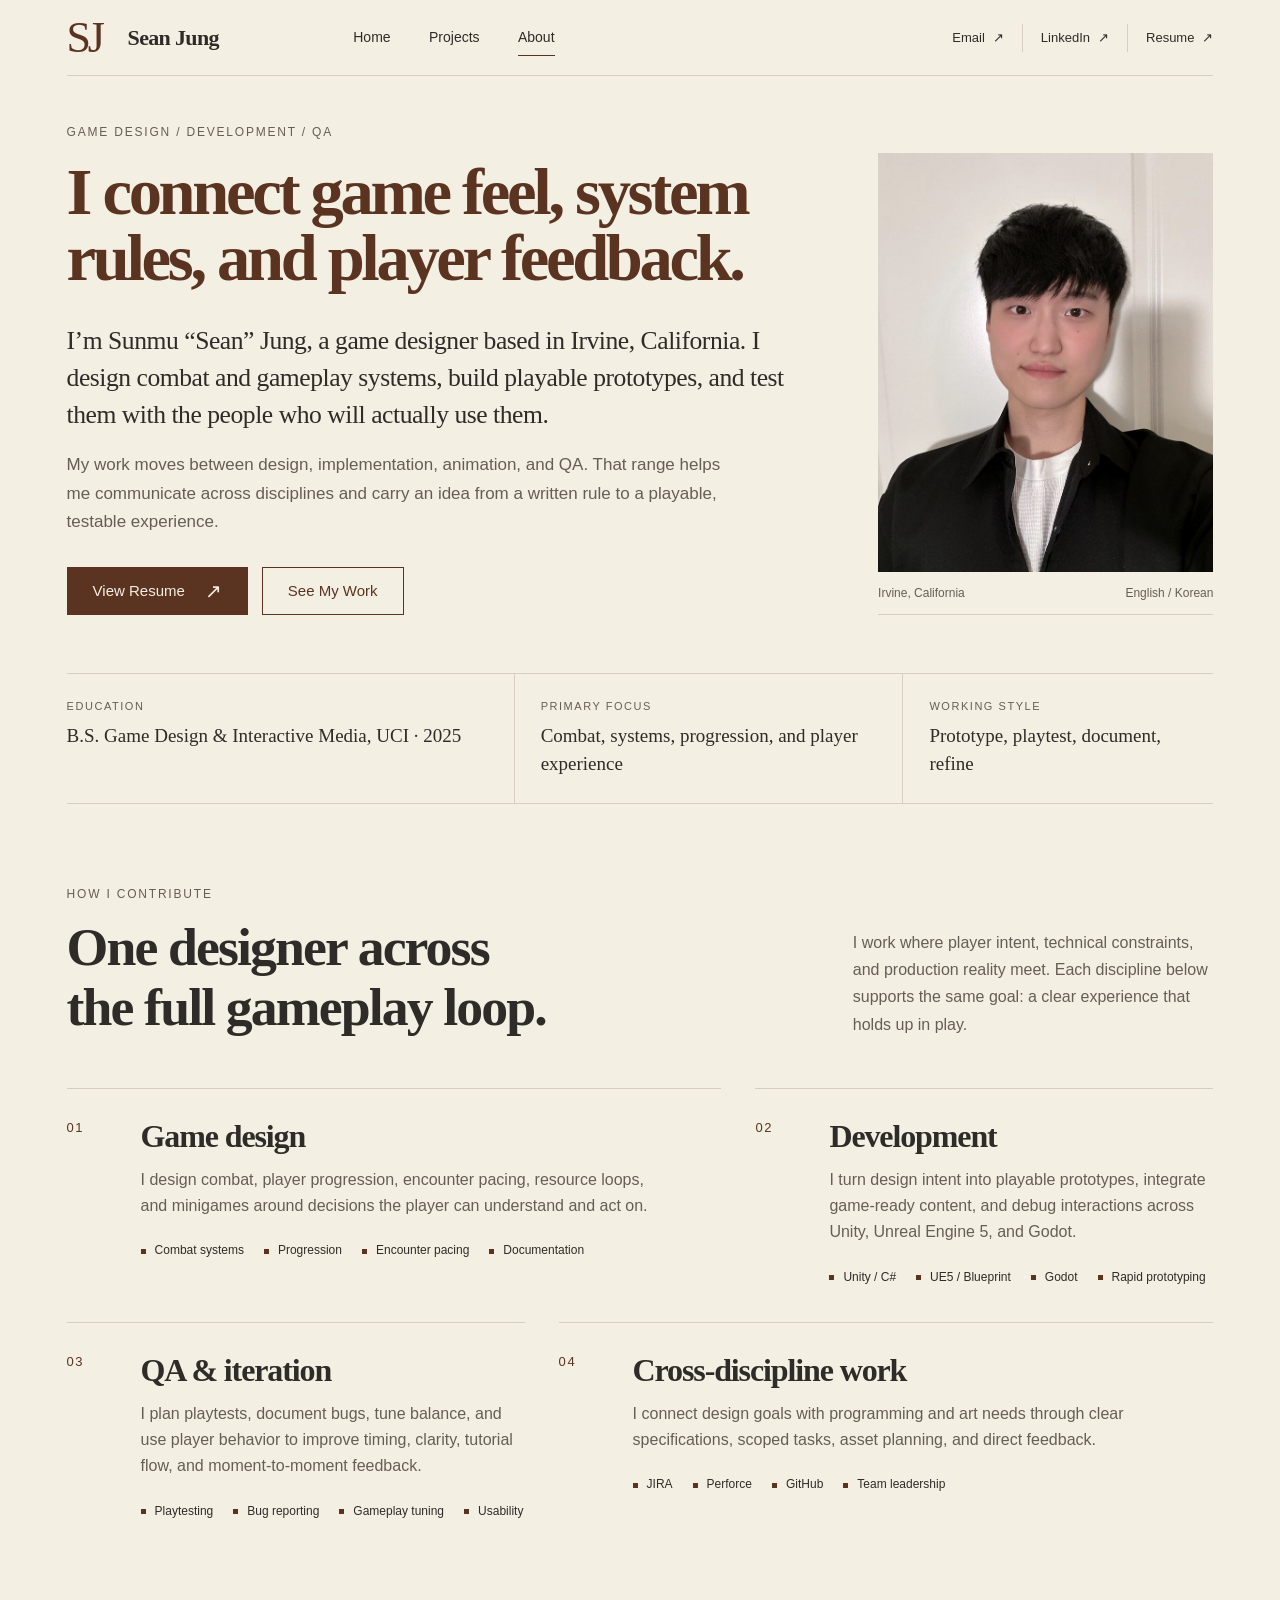
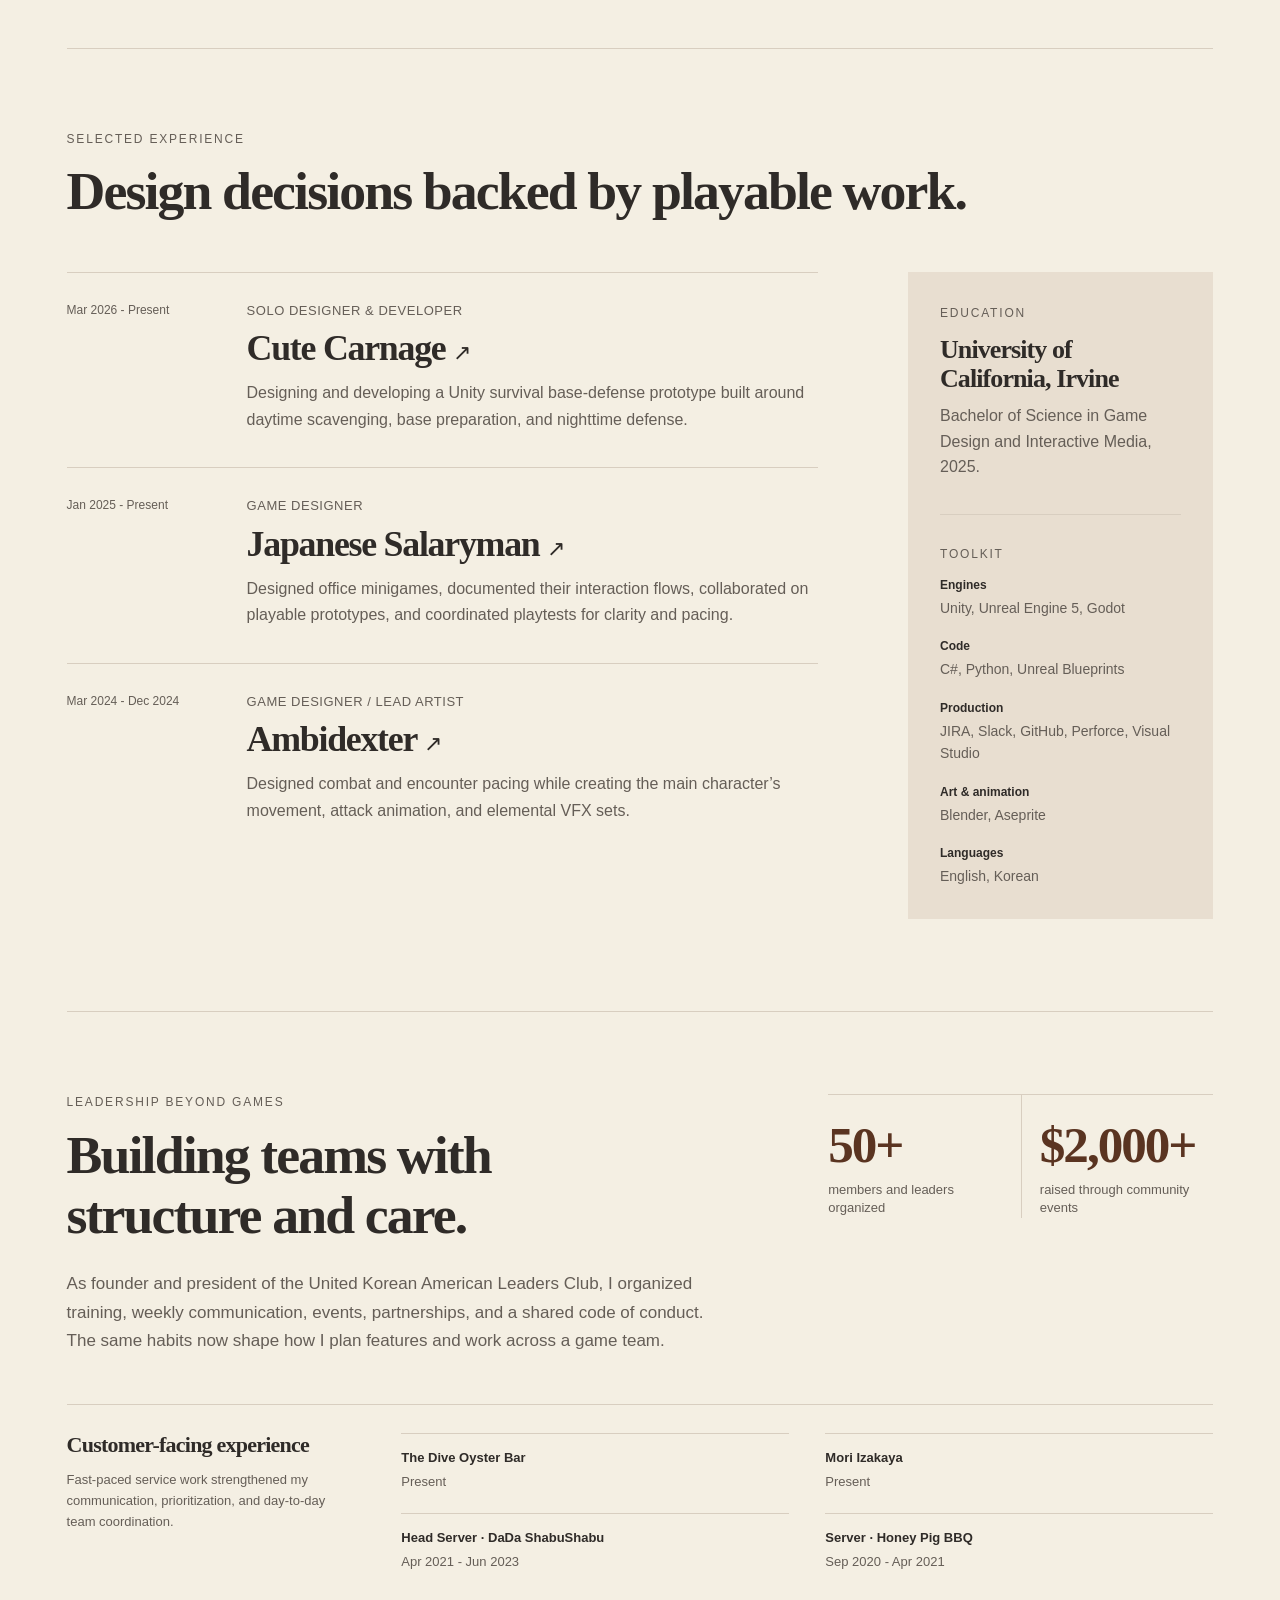
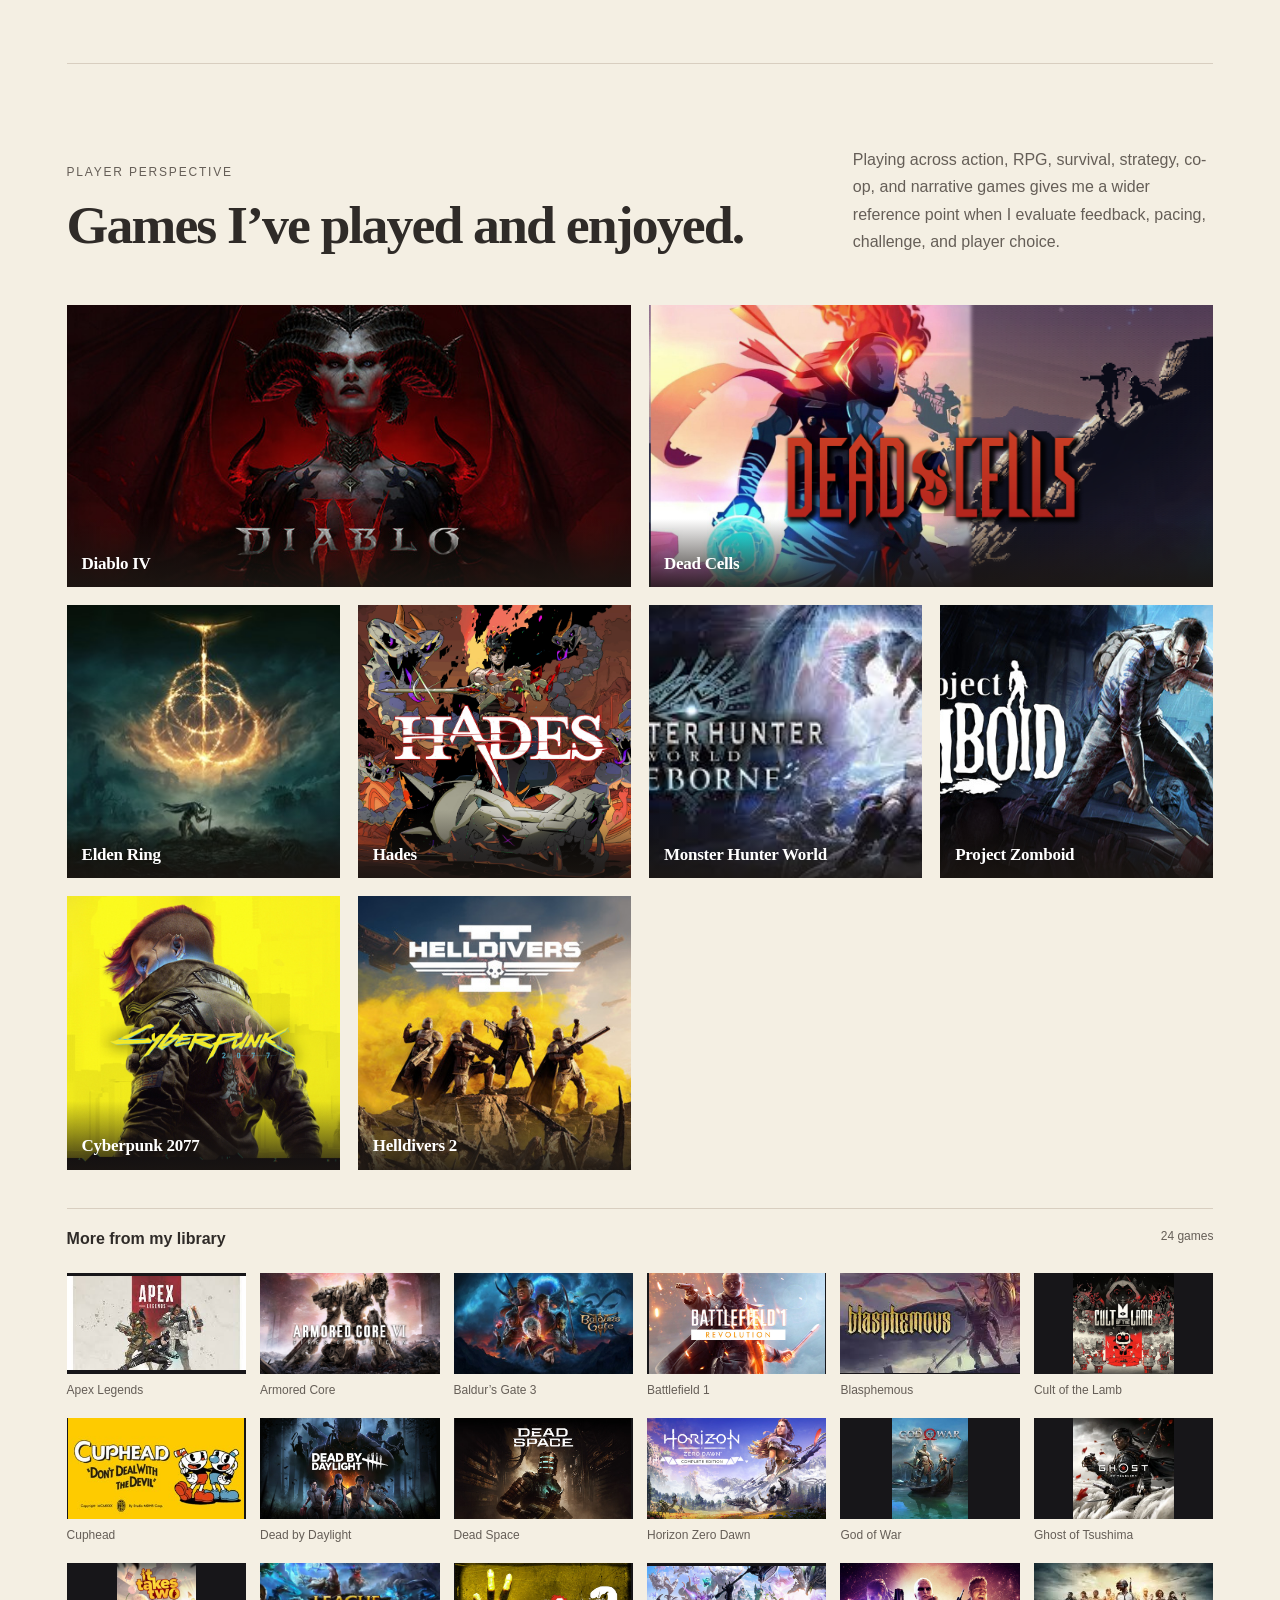
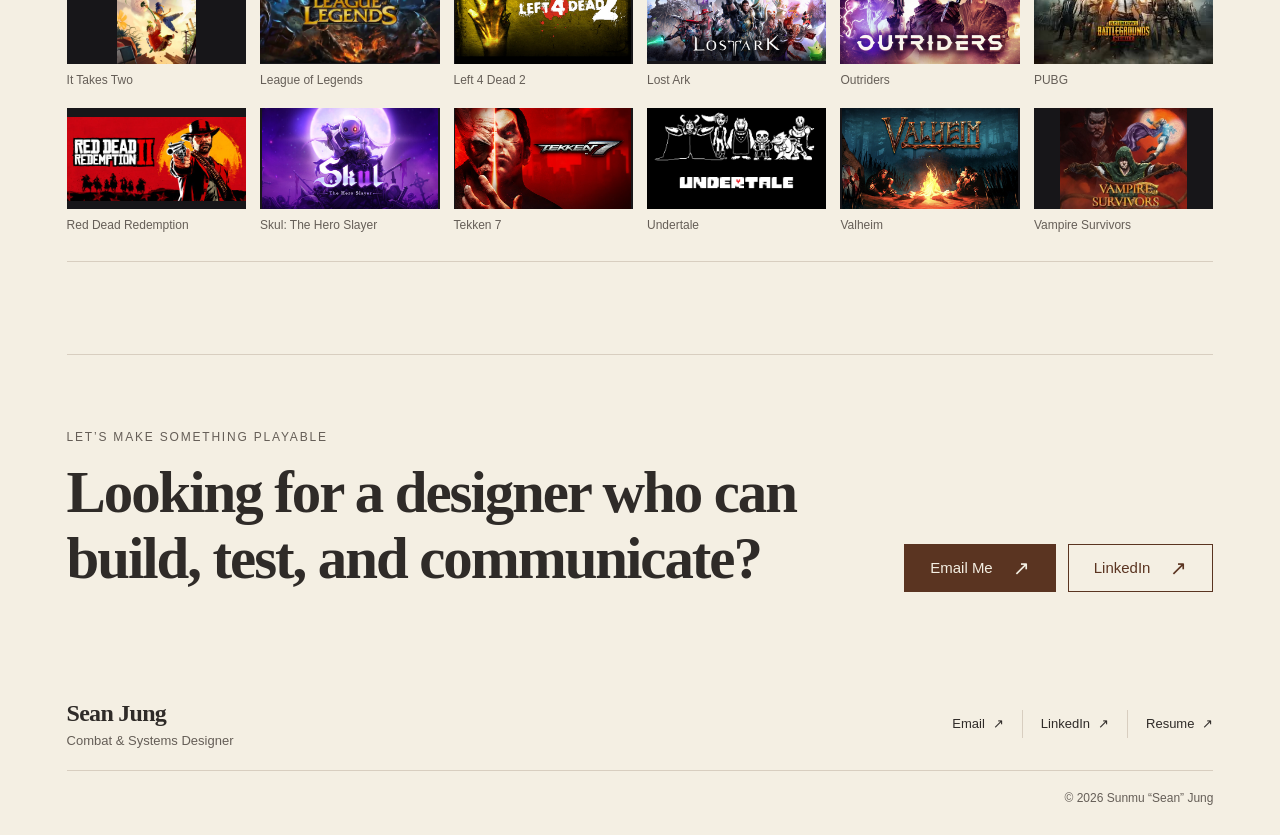
<file: about.html>
<!doctype html>
<html lang="en">
<head>
  <meta charset="UTF-8">
  <meta name="viewport" content="width=device-width, initial-scale=1">
  <meta name="theme-color" content="#f4efe3">
  <title>About Sean Jung | Game Designer, Developer &amp; QA</title>
  <meta name="description" content="About Sunmu ‘Sean’ Jung, a game designer working across systems design, gameplay development, playtesting, QA, and team collaboration.">
  <meta property="og:title" content="About Sean Jung | Game Designer, Developer &amp; QA">
  <meta property="og:description" content="Game design, implementation, QA, project experience, and the games that shape Sean Jung’s perspective.">
  <meta property="og:image" content="assets/img/profile/sean-profile.jpg">
  <link rel="icon" href="assets/img/sj-mark.svg" type="image/svg+xml">
  <link rel="stylesheet" href="assets/css/homepage.css">
  <link rel="stylesheet" href="assets/css/about.css?v=20260917a">
  <script src="assets/js/homepage.js" defer></script>
</head>
<body class="about-page">
  <a class="skip-link" href="#main">Skip to content</a>
  <header class="site-header container" id="top">
    <a class="brand" href="index.html" aria-label="Sean Jung, home"><span class="brand__mark" aria-hidden="true">SJ</span><span>Sean Jung</span></a>
    <button class="menu-toggle" type="button" aria-controls="site-navigation" aria-expanded="false" hidden>Menu <span aria-hidden="true">+</span></button>
    <div class="header-navigation" id="site-navigation"><nav class="primary-nav" aria-label="Main navigation"><a class="nav-link" href="index.html">Home</a><a class="nav-link" href="index.html#projects">Projects</a><a class="nav-link" href="about.html" aria-current="page">About</a></nav><ul class="contact-links"><li><a href="mailto:sunjung3145@gmail.com">Email <span aria-hidden="true">↗</span></a></li><li><a href="https://www.linkedin.com/in/sunmu-sean-jung-0a69432b7" target="_blank" rel="noopener noreferrer" aria-label="LinkedIn (opens in a new tab)">LinkedIn <span aria-hidden="true">↗</span></a></li><li><a href="assets/docs/sunmu-jung-resume.pdf" target="_blank" rel="noopener" aria-label="Resume PDF (opens in a new tab)">Resume <span aria-hidden="true">↗</span></a></li></ul></div>
  </header>
  <main id="main" class="container">
    <section class="about-hero" aria-labelledby="about-title">
      <div class="about-hero__copy">
        <p class="eyebrow">Game design / development / QA</p>
        <h1 id="about-title">I connect game feel, system rules, and player feedback.</h1>
        <p class="about-hero__lead">I’m Sunmu “Sean” Jung, a game designer based in Irvine, California. I design combat and gameplay systems, build playable prototypes, and test them with the people who will actually use them.</p>
        <p class="about-hero__body">My work moves between design, implementation, animation, and QA. That range helps me communicate across disciplines and carry an idea from a written rule to a playable, testable experience.</p>
        <div class="about-hero__actions"><a class="button" href="assets/docs/sunmu-jung-resume.pdf">View Resume<span aria-hidden="true">↗</span></a><a class="button button--secondary" href="index.html#projects">See My Work</a></div>
      </div>
      <figure class="about-portrait">
        <img src="assets/img/profile/sean-profile.jpg" alt="Portrait of Sunmu Sean Jung" width="713" height="900" fetchpriority="high">
        <figcaption><span>Irvine, California</span><span>English / Korean</span></figcaption>
      </figure>
    </section>

    <dl class="about-facts" aria-label="Professional profile">
      <div><dt>Education</dt><dd>B.S. Game Design &amp; Interactive Media, UCI · 2025</dd></div>
      <div><dt>Primary focus</dt><dd>Combat, systems, progression, and player experience</dd></div>
      <div><dt>Working style</dt><dd>Prototype, playtest, document, refine</dd></div>
    </dl>

    <section class="about-section contribution" aria-labelledby="contribution-title">
      <header class="about-section__header">
        <div><p class="eyebrow">How I contribute</p><h2 id="contribution-title">One designer across the full gameplay loop.</h2></div>
        <p>I work where player intent, technical constraints, and production reality meet. Each discipline below supports the same goal: a clear experience that holds up in play.</p>
      </header>
      <div class="capability-grid"><article class="capability">
  <span class="capability__number" aria-hidden="true">01</span>
  <div><h3>Game design</h3><p>I design combat, player progression, encounter pacing, resource loops, and minigames around decisions the player can understand and act on.</p><ul aria-label="Game design skills"><li>Combat systems</li><li>Progression</li><li>Encounter pacing</li><li>Documentation</li></ul></div>
</article><article class="capability">
  <span class="capability__number" aria-hidden="true">02</span>
  <div><h3>Development</h3><p>I turn design intent into playable prototypes, integrate game-ready content, and debug interactions across Unity, Unreal Engine 5, and Godot.</p><ul aria-label="Development skills"><li>Unity / C#</li><li>UE5 / Blueprint</li><li>Godot</li><li>Rapid prototyping</li></ul></div>
</article><article class="capability">
  <span class="capability__number" aria-hidden="true">03</span>
  <div><h3>QA &amp; iteration</h3><p>I plan playtests, document bugs, tune balance, and use player behavior to improve timing, clarity, tutorial flow, and moment-to-moment feedback.</p><ul aria-label="QA &amp; iteration skills"><li>Playtesting</li><li>Bug reporting</li><li>Gameplay tuning</li><li>Usability</li></ul></div>
</article><article class="capability">
  <span class="capability__number" aria-hidden="true">04</span>
  <div><h3>Cross-discipline work</h3><p>I connect design goals with programming and art needs through clear specifications, scoped tasks, asset planning, and direct feedback.</p><ul aria-label="Cross-discipline work skills"><li>JIRA</li><li>Perforce</li><li>GitHub</li><li>Team leadership</li></ul></div>
</article></div>
    </section>

    <section class="about-section experience" aria-labelledby="experience-title">
      <header class="about-section__header about-section__header--compact">
        <div><p class="eyebrow">Selected experience</p><h2 id="experience-title">Design decisions backed by playable work.</h2></div>
      </header>
      <div class="experience-layout">
        <div class="experience-list"><article class="experience-item">
  <p class="experience-item__period">Mar 2026 - Present</p>
  <div><p class="experience-item__role">Solo designer &amp; developer</p><h3><a href="projects/cute-carnage.html">Cute Carnage <span aria-hidden="true">↗</span></a></h3><p>Designing and developing a Unity survival base-defense prototype built around daytime scavenging, base preparation, and nighttime defense.</p></div>
</article><article class="experience-item">
  <p class="experience-item__period">Jan 2025 - Present</p>
  <div><p class="experience-item__role">Game designer</p><h3><a href="projects/japanese-salaryman.html">Japanese Salaryman <span aria-hidden="true">↗</span></a></h3><p>Designed office minigames, documented their interaction flows, collaborated on playable prototypes, and coordinated playtests for clarity and pacing.</p></div>
</article><article class="experience-item">
  <p class="experience-item__period">Mar 2024 - Dec 2024</p>
  <div><p class="experience-item__role">Game designer / lead artist</p><h3><a href="projects/ambidexter.html">Ambidexter <span aria-hidden="true">↗</span></a></h3><p>Designed combat and encounter pacing while creating the main character’s movement, attack animation, and elemental VFX sets.</p></div>
</article></div>
        <aside class="profile-notes" aria-label="Education and tools">
          <div><p class="eyebrow">Education</p><h3>University of California, Irvine</h3><p>Bachelor of Science in Game Design and Interactive Media, 2025.</p></div>
          <div><p class="eyebrow">Toolkit</p><dl><div><dt>Engines</dt><dd>Unity, Unreal Engine 5, Godot</dd></div><div><dt>Code</dt><dd>C#, Python, Unreal Blueprints</dd></div><div><dt>Production</dt><dd>JIRA, Slack, GitHub, Perforce, Visual Studio</dd></div><div><dt>Art &amp; animation</dt><dd>Blender, Aseprite</dd></div><div><dt>Languages</dt><dd>English, Korean</dd></div></dl></div>
        </aside>
      </div>
    </section>

    <section class="about-section leadership" aria-labelledby="leadership-title">
      <div class="leadership__intro"><p class="eyebrow">Leadership beyond games</p><h2 id="leadership-title">Building teams with structure and care.</h2><p>As founder and president of the United Korean American Leaders Club, I organized training, weekly communication, events, partnerships, and a shared code of conduct. The same habits now shape how I plan features and work across a game team.</p></div>
      <dl class="leadership__metrics"><div><dt>50+</dt><dd>members and leaders organized</dd></div><div><dt>$2,000+</dt><dd>raised through community events</dd></div></dl>
      <div class="other-work"><div class="other-work__heading"><h3>Customer-facing experience</h3><p class="other-work__note">Fast-paced service work strengthened my communication, prioritization, and day-to-day team coordination.</p></div><div class="other-work__roles"><p><strong>The Dive Oyster Bar</strong><span>Present</span></p><p><strong>Mori Izakaya</strong><span>Present</span></p><p><strong>Head Server · DaDa ShabuShabu</strong><span>Apr 2021 - Jun 2023</span></p><p><strong>Server · Honey Pig BBQ</strong><span>Sep 2020 - Apr 2021</span></p></div></div>
    </section>

    <section class="about-section games" aria-labelledby="games-title">
      <header class="about-section__header">
        <div><p class="eyebrow">Player perspective</p><h2 id="games-title">Games I’ve played and enjoyed.</h2></div>
        <p>Playing across action, RPG, survival, strategy, co-op, and narrative games gives me a wider reference point when I evaluate feedback, pacing, challenge, and player choice.</p>
      </header>
      <div class="game-highlight-grid"><figure class="game-card game-card--wide">
  <img src="assets/img/inspiration/library/diablo-4.jpg" alt="Cover artwork for Diablo IV" loading="lazy" decoding="async">
  <figcaption>Diablo IV</figcaption>
</figure><figure class="game-card game-card--wide">
  <img src="assets/img/inspiration/library/dead-cells.png" alt="Cover artwork for Dead Cells" loading="lazy" decoding="async">
  <figcaption>Dead Cells</figcaption>
</figure><figure class="game-card">
  <img src="assets/img/inspiration/library/elden-ring.jpg" alt="Cover artwork for Elden Ring" loading="lazy" decoding="async">
  <figcaption>Elden Ring</figcaption>
</figure><figure class="game-card">
  <img src="assets/img/inspiration/library/hades.jpg" alt="Cover artwork for Hades" loading="lazy" decoding="async">
  <figcaption>Hades</figcaption>
</figure><figure class="game-card">
  <img src="assets/img/inspiration/library/monster-hunter-world.jpg" alt="Cover artwork for Monster Hunter World" loading="lazy" decoding="async">
  <figcaption>Monster Hunter World</figcaption>
</figure><figure class="game-card">
  <img src="assets/img/inspiration/library/project-zomboid.jpg" alt="Cover artwork for Project Zomboid" loading="lazy" decoding="async">
  <figcaption>Project Zomboid</figcaption>
</figure><figure class="game-card">
  <img src="assets/img/inspiration/library/cyberpunk-2077.jpg" alt="Cover artwork for Cyberpunk 2077" loading="lazy" decoding="async">
  <figcaption>Cyberpunk 2077</figcaption>
</figure><figure class="game-card">
  <img src="assets/img/inspiration/library/helldivers-2.jpg" alt="Cover artwork for Helldivers 2" loading="lazy" decoding="async">
  <figcaption>Helldivers 2</figcaption>
</figure></div>
      <details class="game-library" open>
        <summary>More from my library <span>24 games</span></summary>
        <div class="game-library-grid"><figure class="game-library-card">
  <div><img src="assets/img/inspiration/library/apex-legends.jpg" alt="Cover artwork for Apex Legends" loading="lazy" decoding="async"></div>
  <figcaption>Apex Legends</figcaption>
</figure><figure class="game-library-card">
  <div><img src="assets/img/inspiration/library/armored-core.jpg" alt="Cover artwork for Armored Core" loading="lazy" decoding="async"></div>
  <figcaption>Armored Core</figcaption>
</figure><figure class="game-library-card">
  <div><img src="assets/img/inspiration/library/baldurs-gate-3.jpg" alt="Cover artwork for Baldur’s Gate 3" loading="lazy" decoding="async"></div>
  <figcaption>Baldur’s Gate 3</figcaption>
</figure><figure class="game-library-card">
  <div><img src="assets/img/inspiration/library/battlefield-1.jpg" alt="Cover artwork for Battlefield 1" loading="lazy" decoding="async"></div>
  <figcaption>Battlefield 1</figcaption>
</figure><figure class="game-library-card">
  <div><img src="assets/img/inspiration/library/blasphemous.jpg" alt="Cover artwork for Blasphemous" loading="lazy" decoding="async"></div>
  <figcaption>Blasphemous</figcaption>
</figure><figure class="game-library-card">
  <div><img src="assets/img/inspiration/library/cult-of-the-lamb.png" alt="Cover artwork for Cult of the Lamb" loading="lazy" decoding="async"></div>
  <figcaption>Cult of the Lamb</figcaption>
</figure><figure class="game-library-card">
  <div><img src="assets/img/inspiration/library/cuphead.jpg" alt="Cover artwork for Cuphead" loading="lazy" decoding="async"></div>
  <figcaption>Cuphead</figcaption>
</figure><figure class="game-library-card">
  <div><img src="assets/img/inspiration/library/dead-by-daylight.jpg" alt="Cover artwork for Dead by Daylight" loading="lazy" decoding="async"></div>
  <figcaption>Dead by Daylight</figcaption>
</figure><figure class="game-library-card">
  <div><img src="assets/img/inspiration/library/dead-space.jpg" alt="Cover artwork for Dead Space" loading="lazy" decoding="async"></div>
  <figcaption>Dead Space</figcaption>
</figure><figure class="game-library-card">
  <div><img src="assets/img/inspiration/library/horizon-zero-dawn.jpg" alt="Cover artwork for Horizon Zero Dawn" loading="lazy" decoding="async"></div>
  <figcaption>Horizon Zero Dawn</figcaption>
</figure><figure class="game-library-card">
  <div><img src="assets/img/inspiration/library/god-of-war.png" alt="Cover artwork for God of War" loading="lazy" decoding="async"></div>
  <figcaption>God of War</figcaption>
</figure><figure class="game-library-card">
  <div><img src="assets/img/inspiration/library/ghost-of-tsushima.png" alt="Cover artwork for Ghost of Tsushima" loading="lazy" decoding="async"></div>
  <figcaption>Ghost of Tsushima</figcaption>
</figure><figure class="game-library-card">
  <div><img src="assets/img/inspiration/library/it-takes-two.png" alt="Cover artwork for It Takes Two" loading="lazy" decoding="async"></div>
  <figcaption>It Takes Two</figcaption>
</figure><figure class="game-library-card">
  <div><img src="assets/img/inspiration/library/league-of-legends.webp" alt="Cover artwork for League of Legends" loading="lazy" decoding="async"></div>
  <figcaption>League of Legends</figcaption>
</figure><figure class="game-library-card">
  <div><img src="assets/img/inspiration/library/left-4-dead-2.jpg" alt="Cover artwork for Left 4 Dead 2" loading="lazy" decoding="async"></div>
  <figcaption>Left 4 Dead 2</figcaption>
</figure><figure class="game-library-card">
  <div><img src="assets/img/inspiration/library/lost-ark.jpg" alt="Cover artwork for Lost Ark" loading="lazy" decoding="async"></div>
  <figcaption>Lost Ark</figcaption>
</figure><figure class="game-library-card">
  <div><img src="assets/img/inspiration/library/outriders.jpg" alt="Cover artwork for Outriders" loading="lazy" decoding="async"></div>
  <figcaption>Outriders</figcaption>
</figure><figure class="game-library-card">
  <div><img src="assets/img/inspiration/library/pubg.jpg" alt="Cover artwork for PUBG" loading="lazy" decoding="async"></div>
  <figcaption>PUBG</figcaption>
</figure><figure class="game-library-card">
  <div><img src="assets/img/inspiration/library/red-dead-redemption.jpg" alt="Cover artwork for Red Dead Redemption" loading="lazy" decoding="async"></div>
  <figcaption>Red Dead Redemption</figcaption>
</figure><figure class="game-library-card">
  <div><img src="assets/img/inspiration/library/skul-the-hero-slayer.jpg" alt="Cover artwork for Skul: The Hero Slayer" loading="lazy" decoding="async"></div>
  <figcaption>Skul: The Hero Slayer</figcaption>
</figure><figure class="game-library-card">
  <div><img src="assets/img/inspiration/library/tekken-7.jpg" alt="Cover artwork for Tekken 7" loading="lazy" decoding="async"></div>
  <figcaption>Tekken 7</figcaption>
</figure><figure class="game-library-card">
  <div><img src="assets/img/inspiration/library/undertale.png" alt="Cover artwork for Undertale" loading="lazy" decoding="async"></div>
  <figcaption>Undertale</figcaption>
</figure><figure class="game-library-card">
  <div><img src="assets/img/inspiration/library/valheim.jpg" alt="Cover artwork for Valheim" loading="lazy" decoding="async"></div>
  <figcaption>Valheim</figcaption>
</figure><figure class="game-library-card">
  <div><img src="assets/img/inspiration/library/vampire-survivors.jpg" alt="Cover artwork for Vampire Survivors" loading="lazy" decoding="async"></div>
  <figcaption>Vampire Survivors</figcaption>
</figure></div>
      </details>
    </section>

    <section class="about-contact" aria-labelledby="contact-title">
      <div><p class="eyebrow">Let’s make something playable</p><h2 id="contact-title">Looking for a designer who can build, test, and communicate?</h2></div>
      <div class="about-contact__actions"><a class="button" href="mailto:sunjung3145@gmail.com">Email Me<span aria-hidden="true">↗</span></a><a class="button button--secondary" href="https://www.linkedin.com/in/sunmu-sean-jung-0a69432b7">LinkedIn<span aria-hidden="true">↗</span></a></div>
    </section>
  </main>
  <footer class="site-footer container"><div class="footer-main"><div><a class="footer-name" href="#top">Sean Jung</a><p>Combat &amp; Systems Designer</p></div><ul class="contact-links"><li><a href="mailto:sunjung3145@gmail.com">Email <span aria-hidden="true">↗</span></a></li><li><a href="https://www.linkedin.com/in/sunmu-sean-jung-0a69432b7" target="_blank" rel="noopener noreferrer" aria-label="LinkedIn (opens in a new tab)">LinkedIn <span aria-hidden="true">↗</span></a></li><li><a href="assets/docs/sunmu-jung-resume.pdf" target="_blank" rel="noopener" aria-label="Resume PDF (opens in a new tab)">Resume <span aria-hidden="true">↗</span></a></li></ul></div><p class="copyright">© <span data-year>2026</span> Sunmu “Sean” Jung</p></footer>
</body>
</html>
</file>
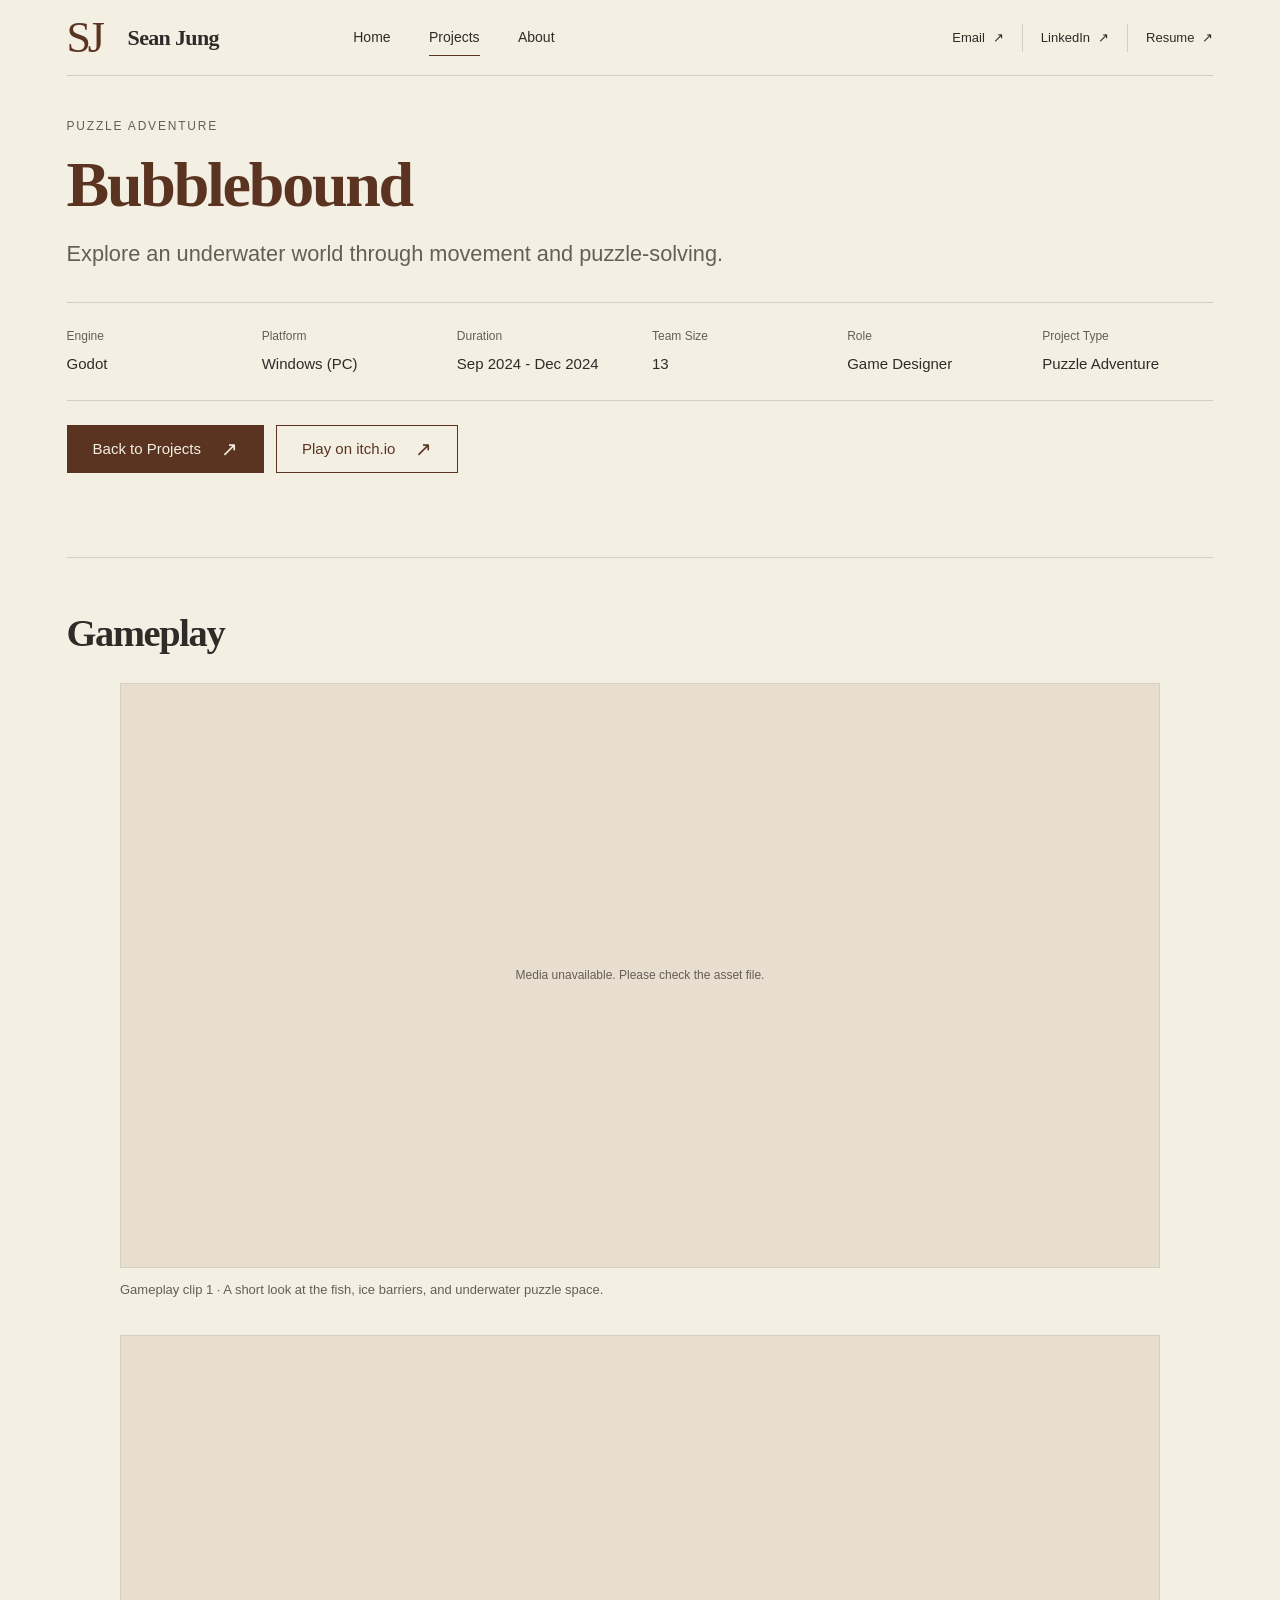
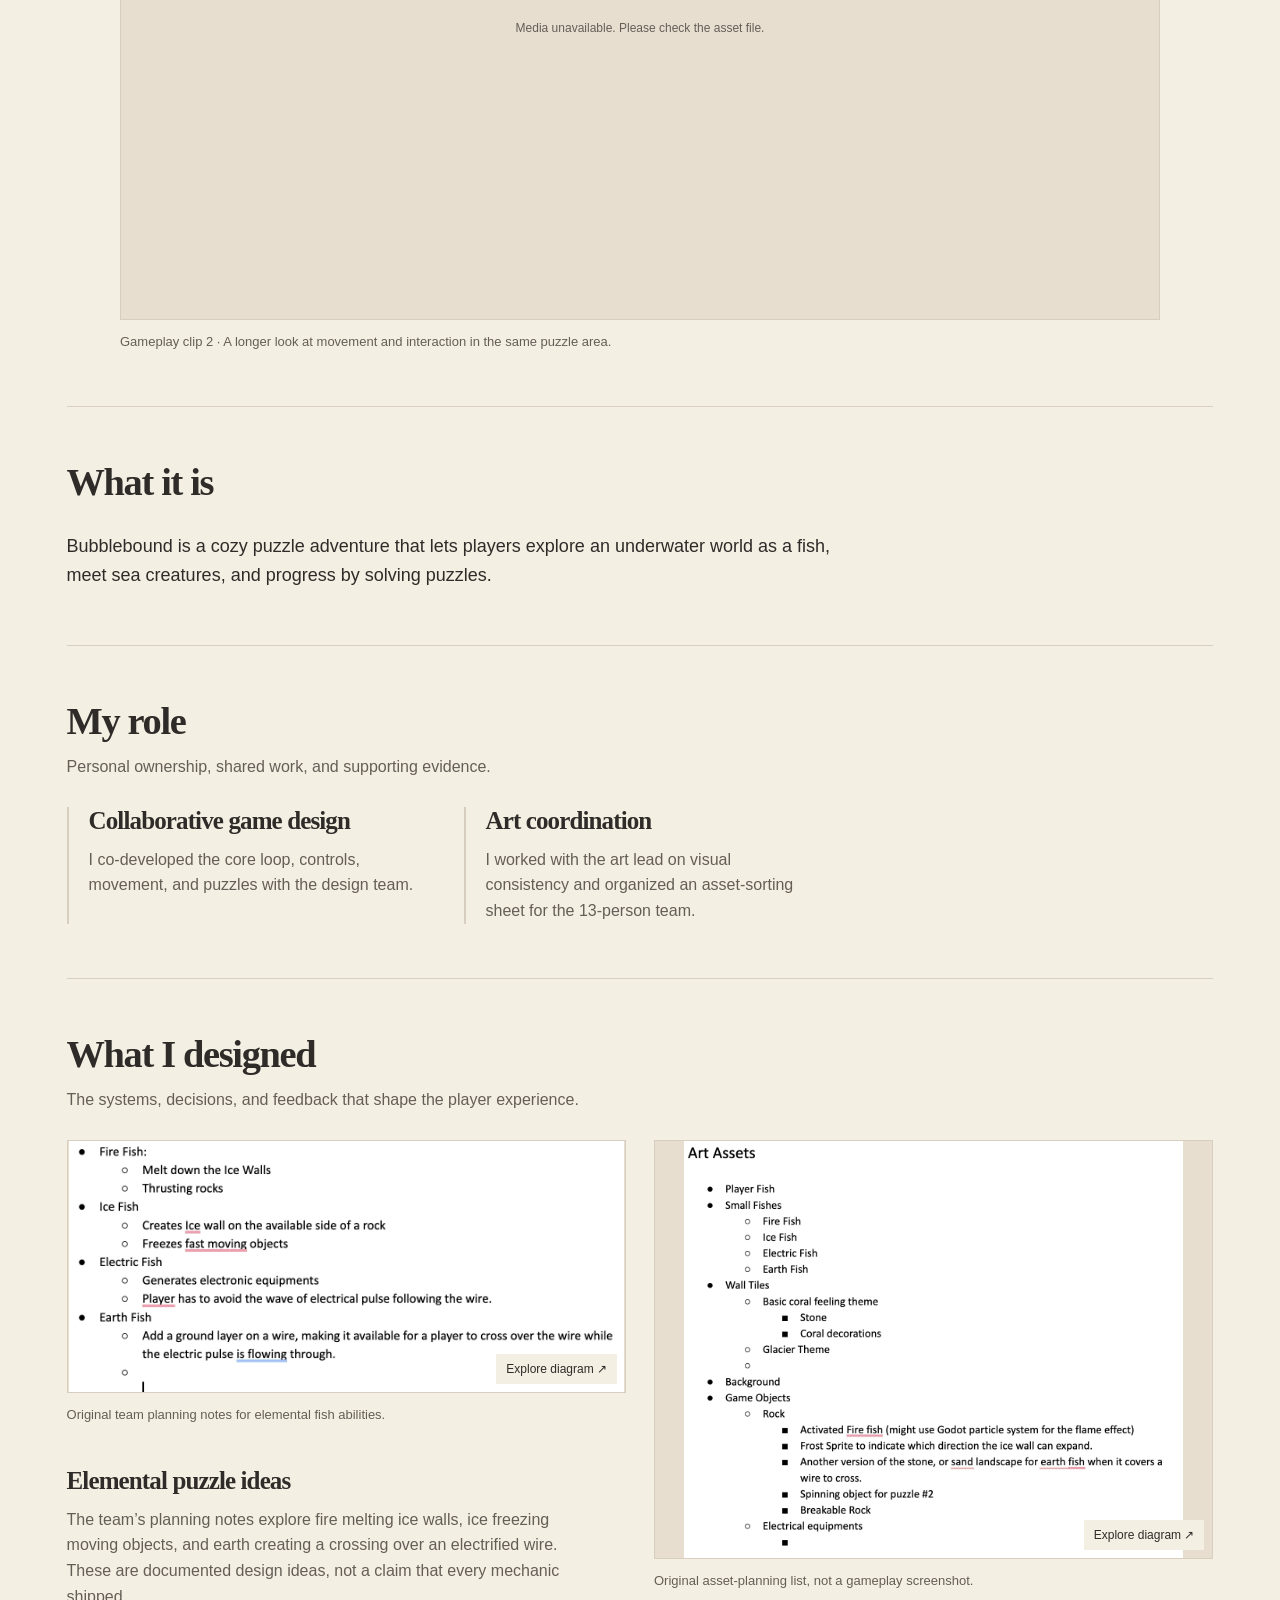
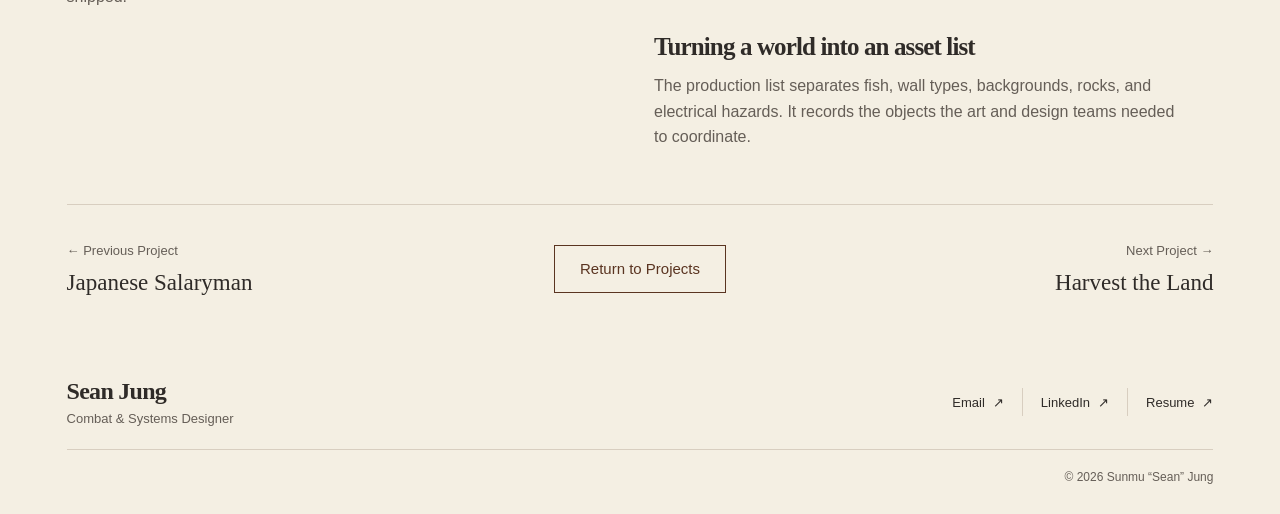
<file: projects/bubblebound.html>
<!doctype html>
<html lang="en"><head><meta charset="utf-8"><meta name="viewport" content="width=device-width,initial-scale=1"><meta name="robots" content="noindex"><meta name="description" content="Explore an underwater world through movement and puzzle-solving."><title>Bubblebound | Sean Jung</title><link rel="icon" href="../assets/img/sj-mark.svg" type="image/svg+xml"><link rel="stylesheet" href="../assets/css/homepage.css"><link rel="stylesheet" href="../assets/css/project-detail.css"><script defer src="../assets/js/homepage.js"></script><script defer src="../assets/js/project-media.js"></script></head>
<body class="project-detail" data-project="bubblebound"><a class="skip-link" href="#main">Skip to content</a><header class="site-header container" id="top">
    <a class="brand" href="../index.html" aria-label="Sean Jung, home"><span class="brand__mark" aria-hidden="true">SJ</span><span>Sean Jung</span></a>
    <button class="menu-toggle" type="button" aria-controls="site-navigation" aria-expanded="false" hidden>Menu <span aria-hidden="true">+</span></button>
    <div class="header-navigation" id="site-navigation"><nav class="primary-nav" aria-label="Main navigation"><a class="nav-link" href="../index.html">Home</a><a class="nav-link" href="../index.html#projects" aria-current="page">Projects</a><a class="nav-link" href="../about.html">About</a></nav><ul class="contact-links"><li><a href="mailto:sunjung3145@gmail.com">Email <span aria-hidden="true">↗</span></a></li><li><a href="https://www.linkedin.com/in/sunmu-sean-jung-0a69432b7" target="_blank" rel="noopener noreferrer" aria-label="LinkedIn (opens in a new tab)">LinkedIn <span aria-hidden="true">↗</span></a></li><li><a href="../assets/docs/sunmu-jung-resume.pdf" target="_blank" rel="noopener" aria-label="Resume PDF (opens in a new tab)">Resume <span aria-hidden="true">↗</span></a></li></ul></div>
  </header><main id="main" class="container"><section class="project-hero" aria-labelledby="project-title"><p class="eyebrow">Puzzle Adventure</p><h1 id="project-title">Bubblebound</h1><p class="project-summary">Explore an underwater world through movement and puzzle-solving.</p><dl class="project-metadata"><div><dt>Engine</dt><dd>Godot</dd></div><div><dt>Platform</dt><dd>Windows (PC)</dd></div><div><dt>Duration</dt><dd>Sep 2024 - Dec 2024</dd></div><div><dt>Team Size</dt><dd>13</dd></div><div><dt>Role</dt><dd>Game Designer</dd></div><div><dt>Project Type</dt><dd>Puzzle Adventure</dd></div></dl><div class="project-actions"><a class="button" href="../index.html#projects">Back to Projects<span aria-hidden="true">↗</span></a><a class="button button--secondary" href="https://minjikim0915.itch.io/bubblebound">Play on itch.io<span aria-hidden="true">↗</span></a></div></section><section class="detail-section" id="gameplay" aria-labelledby="gameplay-title"><header class="detail-section__header"><h2 id="gameplay-title">Gameplay</h2></header><div class="gameplay-clips"><figure class="media-figure"><div class="media-frame" style="--media-ratio:16/9;--media-fit:contain" data-media-kind="video"><video class="media-asset" controls playsinline preload="metadata" aria-label="Gameplay clip 1 · A short look at the fish, ice barriers, and underwater puzzle space." poster="../assets/img/projects/bubblebound/gameplay-1-poster.jpg"><source src="../assets/video/bubblebound/gameplay-1.mp4">Your browser cannot play this video. <a href="../assets/video/bubblebound/gameplay-1.mp4">Download video</a>.</video></div><figcaption>Gameplay clip 1 · A short look at the fish, ice barriers, and underwater puzzle space.</figcaption></figure><figure class="media-figure"><div class="media-frame" style="--media-ratio:16/9;--media-fit:contain" data-media-kind="video"><video class="media-asset" controls playsinline preload="metadata" aria-label="Gameplay clip 2 · A longer look at movement and interaction in the same puzzle area." poster="../assets/img/projects/bubblebound/gameplay-2-poster.jpg"><source src="../assets/video/bubblebound/gameplay-2.mp4">Your browser cannot play this video. <a href="../assets/video/bubblebound/gameplay-2.mp4">Download video</a>.</video></div><figcaption>Gameplay clip 2 · A longer look at movement and interaction in the same puzzle area.</figcaption></figure></div></section><section class="detail-section" id="overview" aria-labelledby="overview-title"><header class="detail-section__header"><h2 id="overview-title">What it is</h2></header><div class="intro-copy"><p>Bubblebound is a cozy puzzle adventure that lets players explore an underwater world as a fish, meet sea creatures, and progress by solving puzzles.</p></div></section><section class="detail-section" id="my-role" aria-labelledby="my-role-title"><header class="detail-section__header"><h2 id="my-role-title">My role</h2><p>Personal ownership, shared work, and supporting evidence.</p></header><div class="role-grid"><article><h3>Collaborative game design</h3><p>I co-developed the core loop, controls, movement, and puzzles with the design team.</p></article><article><h3>Art coordination</h3><p>I worked with the art lead on visual consistency and organized an asset-sorting sheet for the 13-person team.</p></article></div></section><section class="detail-section" id="systems" aria-labelledby="systems-title"><header class="detail-section__header"><h2 id="systems-title">What I designed</h2><p>The systems, decisions, and feedback that shape the player experience.</p></header><div class="system-grid"><article class="system-card"><figure class="media-figure"><div class="media-frame" style="--media-ratio:1242/562;--media-fit:contain" data-media-kind="image"><a class="diagram-zoom" href="../assets/img/projects/bubblebound/puzzle-notes.webp" data-diagram-zoom aria-label="Enlarge Original team planning notes for elemental fish abilities."><img src="../assets/img/projects/bubblebound/puzzle-notes.webp" alt="Original team planning notes for elemental fish abilities." loading="lazy" decoding="async" class="media-asset"><span>Explore diagram ↗</span></a></div><figcaption>Original team planning notes for elemental fish abilities.</figcaption></figure><h3>Elemental puzzle ideas</h3><p>The team’s planning notes explore fire melting ice walls, ice freezing moving objects, and earth creating a crossing over an electrified wire. These are documented design ideas, not a claim that every mechanic shipped.</p></article><article class="system-card"><figure class="media-figure"><div class="media-frame" style="--media-ratio:4/3;--media-fit:contain" data-media-kind="image"><a class="diagram-zoom" href="../assets/img/projects/bubblebound/asset-planning.webp" data-diagram-zoom aria-label="Enlarge Original asset-planning list, not a gameplay screenshot."><img src="../assets/img/projects/bubblebound/asset-planning.webp" alt="Original asset-planning list, not a gameplay screenshot." loading="lazy" decoding="async" class="media-asset"><span>Explore diagram ↗</span></a></div><figcaption>Original asset-planning list, not a gameplay screenshot.</figcaption></figure><h3>Turning a world into an asset list</h3><p>The production list separates fish, wall types, backgrounds, rocks, and electrical hazards. It records the objects the art and design teams needed to coordinate.</p></article></div></section><nav class="project-navigator" aria-label="Project navigation"><a class="project-neighbor" href="../projects/japanese-salaryman.html"><span>← Previous Project</span><strong>Japanese Salaryman</strong></a><a class="button button--secondary" href="../index.html#projects">Return to Projects</a><a class="project-neighbor" href="../projects/harvest-the-land.html"><span>Next Project →</span><strong>Harvest the Land</strong></a></nav></main><footer class="site-footer container"><div class="footer-main"><div><a class="footer-name" href="#top">Sean Jung</a><p>Combat &amp; Systems Designer</p></div><ul class="contact-links"><li><a href="mailto:sunjung3145@gmail.com">Email <span aria-hidden="true">↗</span></a></li><li><a href="https://www.linkedin.com/in/sunmu-sean-jung-0a69432b7" target="_blank" rel="noopener noreferrer" aria-label="LinkedIn (opens in a new tab)">LinkedIn <span aria-hidden="true">↗</span></a></li><li><a href="../assets/docs/sunmu-jung-resume.pdf" target="_blank" rel="noopener" aria-label="Resume PDF (opens in a new tab)">Resume <span aria-hidden="true">↗</span></a></li></ul></div><p class="copyright">© <span data-year>2026</span> Sunmu “Sean” Jung</p></footer></body></html>
</file>
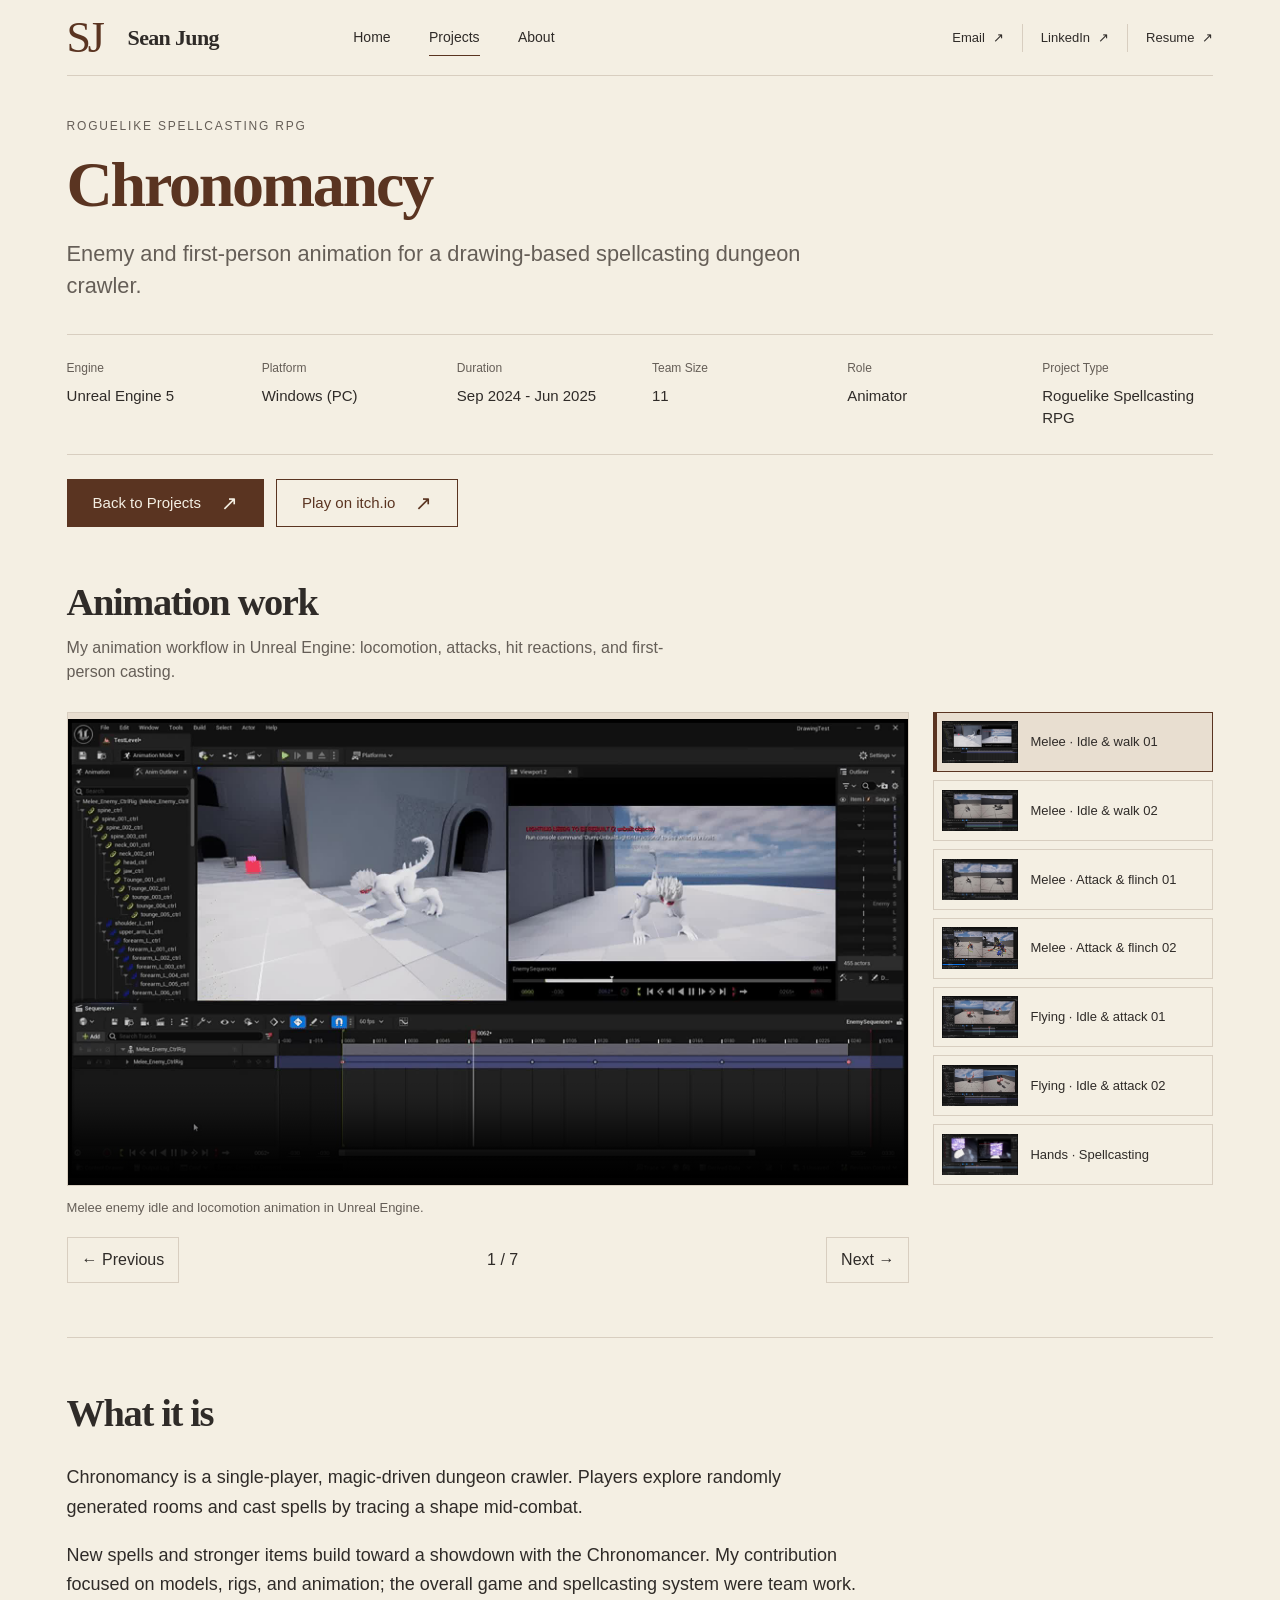
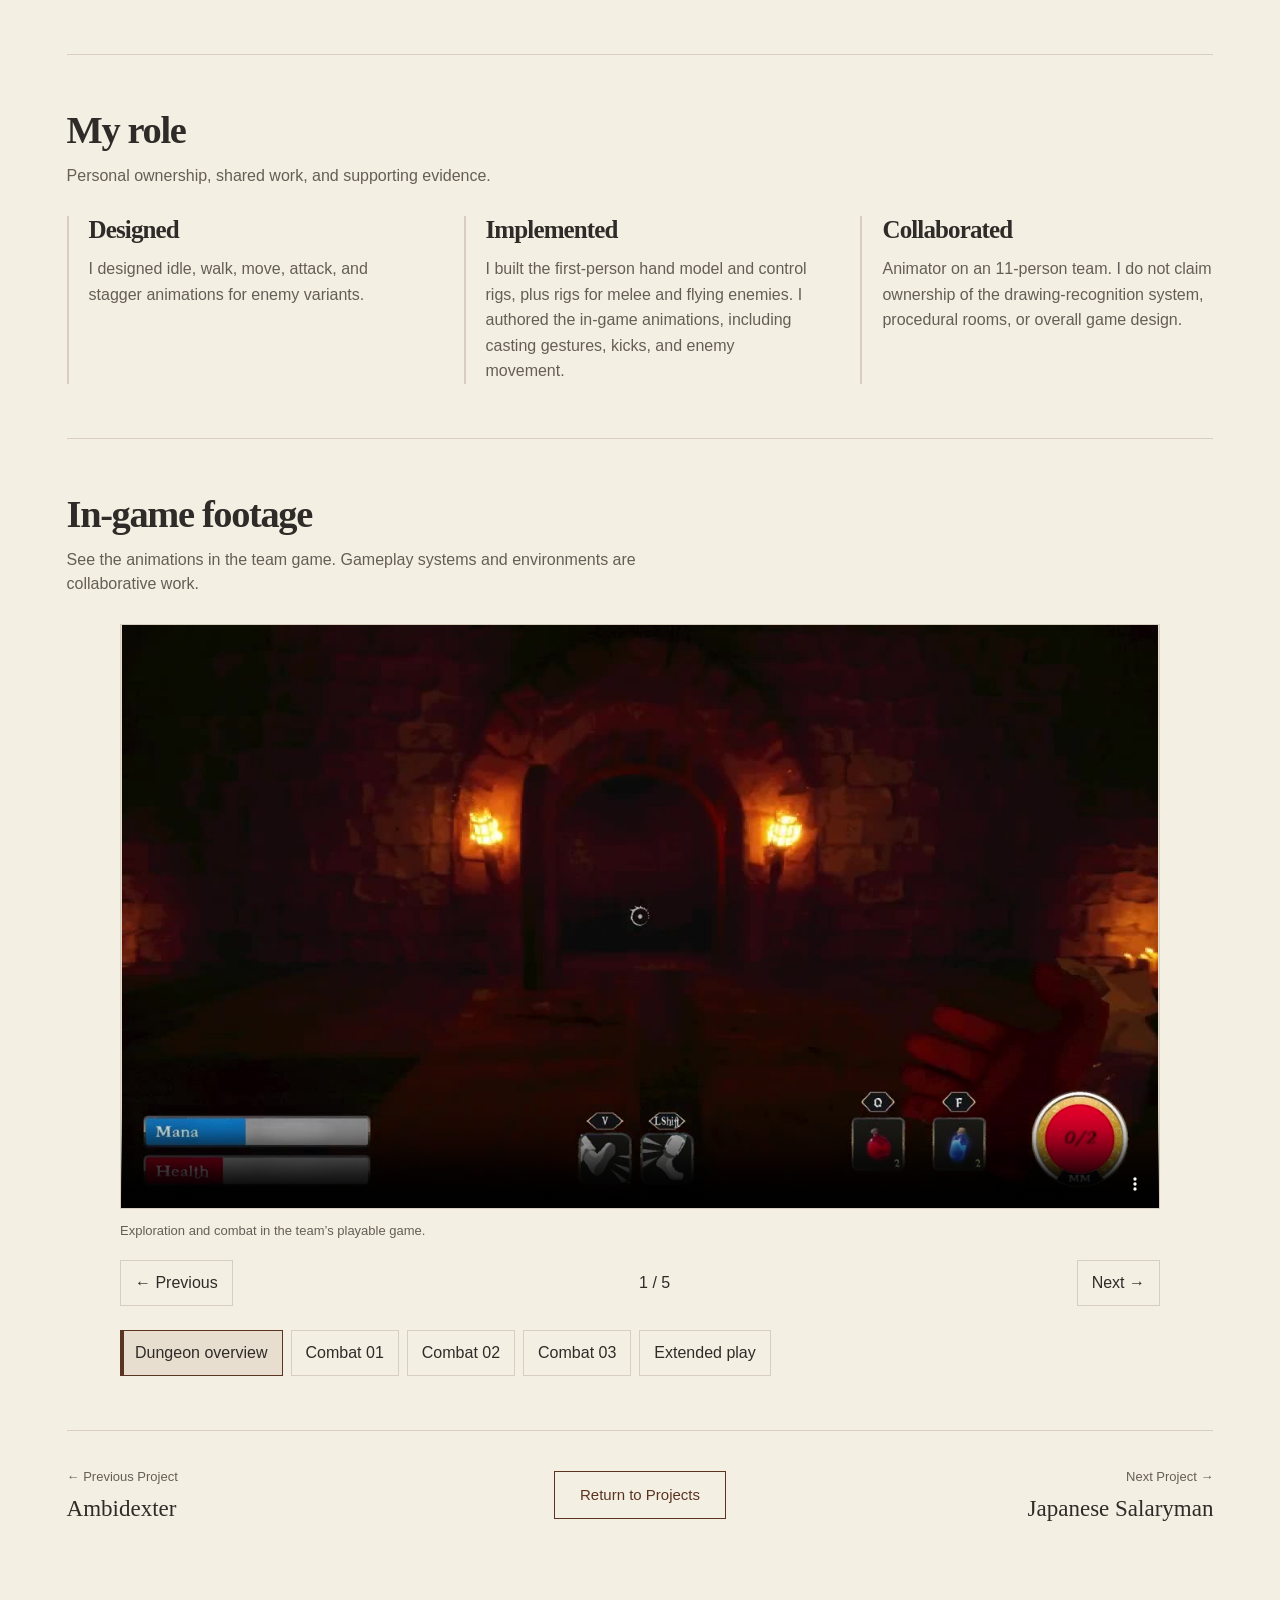
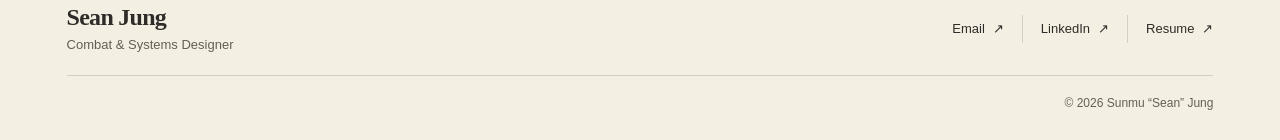
<file: projects/chronomancy.html>
<!doctype html>
<html lang="en"><head><meta charset="utf-8"><meta name="viewport" content="width=device-width,initial-scale=1"><meta name="robots" content="noindex"><meta name="description" content="Enemy and first-person animation for a drawing-based spellcasting dungeon crawler."><title>Chronomancy | Sean Jung</title><link rel="icon" href="../assets/img/sj-mark.svg" type="image/svg+xml"><link rel="stylesheet" href="../assets/css/homepage.css"><link rel="stylesheet" href="../assets/css/project-detail.css?v=animation-gallery-1"><script defer src="../assets/js/homepage.js"></script><script defer src="../assets/js/project-media.js?v=animation-gallery-1"></script></head>
<body class="project-detail" data-project="chronomancy"><a class="skip-link" href="#main">Skip to content</a><header class="site-header container" id="top">
    <a class="brand" href="../index.html" aria-label="Sean Jung, home"><span class="brand__mark" aria-hidden="true">SJ</span><span>Sean Jung</span></a>
    <button class="menu-toggle" type="button" aria-controls="site-navigation" aria-expanded="false" hidden>Menu <span aria-hidden="true">+</span></button>
    <div class="header-navigation" id="site-navigation"><nav class="primary-nav" aria-label="Main navigation"><a class="nav-link" href="../index.html">Home</a><a class="nav-link" href="../index.html#projects" aria-current="page">Projects</a><a class="nav-link" href="../about.html">About</a></nav><ul class="contact-links"><li><a href="mailto:sunjung3145@gmail.com">Email <span aria-hidden="true">↗</span></a></li><li><a href="https://www.linkedin.com/in/sunmu-sean-jung-0a69432b7" target="_blank" rel="noopener noreferrer" aria-label="LinkedIn (opens in a new tab)">LinkedIn <span aria-hidden="true">↗</span></a></li><li><a href="../assets/docs/sunmu-jung-resume.pdf" target="_blank" rel="noopener" aria-label="Resume PDF (opens in a new tab)">Resume <span aria-hidden="true">↗</span></a></li></ul></div>
  </header><main id="main" class="container"><section class="project-hero" aria-labelledby="project-title"><p class="eyebrow">Roguelike Spellcasting RPG</p><h1 id="project-title">Chronomancy</h1><p class="project-summary">Enemy and first-person animation for a drawing-based spellcasting dungeon crawler.</p><dl class="project-metadata"><div><dt>Engine</dt><dd>Unreal Engine 5</dd></div><div><dt>Platform</dt><dd>Windows (PC)</dd></div><div><dt>Duration</dt><dd>Sep 2024 - Jun 2025</dd></div><div><dt>Team Size</dt><dd>11</dd></div><div><dt>Role</dt><dd>Animator</dd></div><div><dt>Project Type</dt><dd>Roguelike Spellcasting RPG</dd></div></dl><div class="project-actions"><a class="button" href="../index.html#projects">Back to Projects<span aria-hidden="true">↗</span></a><a class="button button--secondary" href="https://icor.itch.io/chronomancy">Play on itch.io<span aria-hidden="true">↗</span></a></div></section><section class="detail-section" id="animation" aria-labelledby="animation-title"><header class="detail-section__header"><h2 id="animation-title">Animation work</h2><p>My animation workflow in Unreal Engine: locomotion, attacks, hit reactions, and first-person casting.</p></header><div class="video-collection video-collection--workbench" data-video-collection role="region" aria-label="Animation work"><div class="video-collection__stage"><div id="animation-clip-0" data-video-panel><figure class="media-figure"><div class="media-frame" style="--media-ratio:16/9;--media-fit:contain" data-media-kind="video"><video class="media-asset" controls playsinline preload="none" aria-label="Melee · Idle &amp; walk 01" poster="../assets/img/projects/chronomancy/meleeenemy-idlewalk-1-poster.jpg"><source src="../assets/video/chronomancy/meleeenemy-idlewalk-1.mp4">Your browser cannot play this video. <a href="../assets/video/chronomancy/meleeenemy-idlewalk-1.mp4">Download video</a>.</video></div><figcaption>Melee enemy idle and locomotion animation in Unreal Engine.</figcaption></figure></div><div id="animation-clip-1" data-video-panel hidden><figure class="media-figure"><div class="media-frame" style="--media-ratio:16/9;--media-fit:contain" data-media-kind="video"><video class="media-asset" controls playsinline preload="none" aria-label="Melee · Idle &amp; walk 02" poster="../assets/img/projects/chronomancy/meleeenemy-idlewalk-2-poster.jpg"><source src="../assets/video/chronomancy/meleeenemy-idlewalk-2.mp4">Your browser cannot play this video. <a href="../assets/video/chronomancy/meleeenemy-idlewalk-2.mp4">Download video</a>.</video></div><figcaption>A second recording of the melee enemy idle and walk animation workflow.</figcaption></figure></div><div id="animation-clip-2" data-video-panel hidden><figure class="media-figure"><div class="media-frame" style="--media-ratio:16/9;--media-fit:contain" data-media-kind="video"><video class="media-asset" controls playsinline preload="none" aria-label="Melee · Attack &amp; flinch 01" poster="../assets/img/projects/chronomancy/meleeenemy-attackflinch-1-poster.jpg"><source src="../assets/video/chronomancy/meleeenemy-attackflinch-1.mp4">Your browser cannot play this video. <a href="../assets/video/chronomancy/meleeenemy-attackflinch-1.mp4">Download video</a>.</video></div><figcaption>Melee enemy attack and hit-reaction animation.</figcaption></figure></div><div id="animation-clip-3" data-video-panel hidden><figure class="media-figure"><div class="media-frame" style="--media-ratio:16/9;--media-fit:contain" data-media-kind="video"><video class="media-asset" controls playsinline preload="none" aria-label="Melee · Attack &amp; flinch 02" poster="../assets/img/projects/chronomancy/meleeenemy-attackflinch-2-poster.jpg"><source src="../assets/video/chronomancy/meleeenemy-attackflinch-2.mp4">Your browser cannot play this video. <a href="../assets/video/chronomancy/meleeenemy-attackflinch-2.mp4">Download video</a>.</video></div><figcaption>Melee enemy attack and flinch poses being edited in the animation timeline.</figcaption></figure></div><div id="animation-clip-4" data-video-panel hidden><figure class="media-figure"><div class="media-frame" style="--media-ratio:16/9;--media-fit:contain" data-media-kind="video"><video class="media-asset" controls playsinline preload="none" aria-label="Flying · Idle &amp; attack 01" poster="../assets/img/projects/chronomancy/flyingenemy-idleattack-1-poster.jpg"><source src="../assets/video/chronomancy/flyingenemy-idleattack-1.mp4">Your browser cannot play this video. <a href="../assets/video/chronomancy/flyingenemy-idleattack-1.mp4">Download video</a>.</video></div><figcaption>Flying enemy idle and attack animation workflow.</figcaption></figure></div><div id="animation-clip-5" data-video-panel hidden><figure class="media-figure"><div class="media-frame" style="--media-ratio:16/9;--media-fit:contain" data-media-kind="video"><video class="media-asset" controls playsinline preload="none" aria-label="Flying · Idle &amp; attack 02" poster="../assets/img/projects/chronomancy/flyingenemy-idleattack-2-poster.jpg"><source src="../assets/video/chronomancy/flyingenemy-idleattack-2.mp4">Your browser cannot play this video. <a href="../assets/video/chronomancy/flyingenemy-idleattack-2.mp4">Download video</a>.</video></div><figcaption>A second recording of the flying enemy animation workflow.</figcaption></figure></div><div id="animation-clip-6" data-video-panel hidden><figure class="media-figure"><div class="media-frame" style="--media-ratio:16/9;--media-fit:contain" data-media-kind="video"><video class="media-asset" controls playsinline preload="none" aria-label="Hands · Spellcasting" poster="../assets/img/projects/chronomancy/casting-process-poster.jpg"><source src="../assets/video/chronomancy/casting-process.mp4">Your browser cannot play this video. <a href="../assets/video/chronomancy/casting-process.mp4">Download video</a>.</video></div><figcaption>First-person hand and casting animation reviewed in Unreal Engine Sequencer.</figcaption></figure></div><div class="video-collection__controls"><button type="button" data-video-prev aria-label="Previous Animation work video">← Previous</button><span data-video-status aria-live="polite">1 / 7</span><button type="button" data-video-next aria-label="Next Animation work video">Next →</button></div></div><div class="video-collection__choices" role="group" aria-label="Choose Animation work video"><button type="button" data-video-select="0" aria-controls="animation-clip-0" aria-pressed="true"><img src="../assets/img/projects/chronomancy/meleeenemy-idlewalk-1-poster.jpg" alt="" loading="lazy"><span>Melee · Idle &amp; walk 01</span></button><button type="button" data-video-select="1" aria-controls="animation-clip-1" aria-pressed="false"><img src="../assets/img/projects/chronomancy/meleeenemy-idlewalk-2-poster.jpg" alt="" loading="lazy"><span>Melee · Idle &amp; walk 02</span></button><button type="button" data-video-select="2" aria-controls="animation-clip-2" aria-pressed="false"><img src="../assets/img/projects/chronomancy/meleeenemy-attackflinch-1-poster.jpg" alt="" loading="lazy"><span>Melee · Attack &amp; flinch 01</span></button><button type="button" data-video-select="3" aria-controls="animation-clip-3" aria-pressed="false"><img src="../assets/img/projects/chronomancy/meleeenemy-attackflinch-2-poster.jpg" alt="" loading="lazy"><span>Melee · Attack &amp; flinch 02</span></button><button type="button" data-video-select="4" aria-controls="animation-clip-4" aria-pressed="false"><img src="../assets/img/projects/chronomancy/flyingenemy-idleattack-1-poster.jpg" alt="" loading="lazy"><span>Flying · Idle &amp; attack 01</span></button><button type="button" data-video-select="5" aria-controls="animation-clip-5" aria-pressed="false"><img src="../assets/img/projects/chronomancy/flyingenemy-idleattack-2-poster.jpg" alt="" loading="lazy"><span>Flying · Idle &amp; attack 02</span></button><button type="button" data-video-select="6" aria-controls="animation-clip-6" aria-pressed="false"><img src="../assets/img/projects/chronomancy/casting-process-poster.jpg" alt="" loading="lazy"><span>Hands · Spellcasting</span></button></div></div></section><section class="detail-section" id="overview" aria-labelledby="overview-title"><header class="detail-section__header"><h2 id="overview-title">What it is</h2></header><div class="intro-copy"><p>Chronomancy is a single-player, magic-driven dungeon crawler. Players explore randomly generated rooms and cast spells by tracing a shape mid-combat.</p><p>New spells and stronger items build toward a showdown with the Chronomancer. My contribution focused on models, rigs, and animation; the overall game and spellcasting system were team work.</p></div></section><section class="detail-section" id="my-role" aria-labelledby="my-role-title"><header class="detail-section__header"><h2 id="my-role-title">My role</h2><p>Personal ownership, shared work, and supporting evidence.</p></header><div class="role-grid"><article><h3>Designed</h3><p>I designed idle, walk, move, attack, and stagger animations for enemy variants.</p></article><article><h3>Implemented</h3><p>I built the first-person hand model and control rigs, plus rigs for melee and flying enemies. I authored the in-game animations, including casting gestures, kicks, and enemy movement.</p></article><article><h3>Collaborated</h3><p>Animator on an 11-person team. I do not claim ownership of the drawing-recognition system, procedural rooms, or overall game design.</p></article></div></section><section class="detail-section" id="gallery" aria-labelledby="gallery-title"><header class="detail-section__header"><h2 id="gallery-title">In-game footage</h2><p>See the animations in the team game. Gameplay systems and environments are collaborative work.</p></header><div class="video-collection video-collection--slides" data-video-collection role="region" aria-label="In-game footage"><div class="video-collection__stage"><div id="gallery-clip-0" data-video-panel><figure class="media-figure"><div class="media-frame" style="--media-ratio:16/9;--media-fit:contain" data-media-kind="video"><video class="media-asset" controls playsinline preload="none" aria-label="Dungeon overview" poster="../assets/img/projects/chronomancy/dungeon-gameplay-poster.jpg"><source src="../assets/video/chronomancy/dungeon-gameplay.mp4">Your browser cannot play this video. <a href="../assets/video/chronomancy/dungeon-gameplay.mp4">Download video</a>.</video></div><figcaption>Exploration and combat in the team’s playable game.</figcaption></figure></div><div id="gallery-clip-1" data-video-panel hidden><figure class="media-figure"><div class="media-frame" style="--media-ratio:16/9;--media-fit:contain" data-media-kind="video"><video class="media-asset" controls playsinline preload="none" aria-label="Combat 01" poster="../assets/img/projects/chronomancy/combat-clip-1-poster.jpg"><source src="../assets/video/chronomancy/combat-clip-1.mp4">Your browser cannot play this video. <a href="../assets/video/chronomancy/combat-clip-1.mp4">Download video</a>.</video></div><figcaption>First-person spellcasting and enemy encounters.</figcaption></figure></div><div id="gallery-clip-2" data-video-panel hidden><figure class="media-figure"><div class="media-frame" style="--media-ratio:16/9;--media-fit:contain" data-media-kind="video"><video class="media-asset" controls playsinline preload="none" aria-label="Combat 02" poster="../assets/img/projects/chronomancy/combat-clip-2-poster.jpg"><source src="../assets/video/chronomancy/combat-clip-2.mp4">Your browser cannot play this video. <a href="../assets/video/chronomancy/combat-clip-2.mp4">Download video</a>.</video></div><figcaption>Moving and casting during a dungeon encounter.</figcaption></figure></div><div id="gallery-clip-3" data-video-panel hidden><figure class="media-figure"><div class="media-frame" style="--media-ratio:16/9;--media-fit:contain" data-media-kind="video"><video class="media-asset" controls playsinline preload="none" aria-label="Combat 03" poster="../assets/img/projects/chronomancy/combat-clip-3-poster.jpg"><source src="../assets/video/chronomancy/combat-clip-3.mp4">Your browser cannot play this video. <a href="../assets/video/chronomancy/combat-clip-3.mp4">Download video</a>.</video></div><figcaption>Dungeon movement and the drawing-based casting interface.</figcaption></figure></div><div id="gallery-clip-4" data-video-panel hidden><figure class="media-figure"><div class="media-frame" style="--media-ratio:16/9;--media-fit:contain" data-media-kind="video"><video class="media-asset" controls playsinline preload="none" aria-label="Extended play" poster="../assets/img/projects/chronomancy/drawing-session-1-poster.jpg"><source src="../assets/video/chronomancy/drawing-session-1.mp4">Your browser cannot play this video. <a href="../assets/video/chronomancy/drawing-session-1.mp4">Download video</a>.</video></div><figcaption>The first extended gameplay session, retained in full.</figcaption></figure></div><div class="video-collection__controls"><button type="button" data-video-prev aria-label="Previous In-game footage video">← Previous</button><span data-video-status aria-live="polite">1 / 5</span><button type="button" data-video-next aria-label="Next In-game footage video">Next →</button></div></div><div class="video-collection__choices" role="group" aria-label="Choose In-game footage video"><button type="button" data-video-select="0" aria-controls="gallery-clip-0" aria-pressed="true"><span>Dungeon overview</span></button><button type="button" data-video-select="1" aria-controls="gallery-clip-1" aria-pressed="false"><span>Combat 01</span></button><button type="button" data-video-select="2" aria-controls="gallery-clip-2" aria-pressed="false"><span>Combat 02</span></button><button type="button" data-video-select="3" aria-controls="gallery-clip-3" aria-pressed="false"><span>Combat 03</span></button><button type="button" data-video-select="4" aria-controls="gallery-clip-4" aria-pressed="false"><span>Extended play</span></button></div></div></section><nav class="project-navigator" aria-label="Project navigation"><a class="project-neighbor" href="../projects/ambidexter.html"><span>← Previous Project</span><strong>Ambidexter</strong></a><a class="button button--secondary" href="../index.html#projects">Return to Projects</a><a class="project-neighbor" href="../projects/japanese-salaryman.html"><span>Next Project →</span><strong>Japanese Salaryman</strong></a></nav></main><footer class="site-footer container"><div class="footer-main"><div><a class="footer-name" href="#top">Sean Jung</a><p>Combat &amp; Systems Designer</p></div><ul class="contact-links"><li><a href="mailto:sunjung3145@gmail.com">Email <span aria-hidden="true">↗</span></a></li><li><a href="https://www.linkedin.com/in/sunmu-sean-jung-0a69432b7" target="_blank" rel="noopener noreferrer" aria-label="LinkedIn (opens in a new tab)">LinkedIn <span aria-hidden="true">↗</span></a></li><li><a href="../assets/docs/sunmu-jung-resume.pdf" target="_blank" rel="noopener" aria-label="Resume PDF (opens in a new tab)">Resume <span aria-hidden="true">↗</span></a></li></ul></div><p class="copyright">© <span data-year>2026</span> Sunmu “Sean” Jung</p></footer></body></html>
</file>
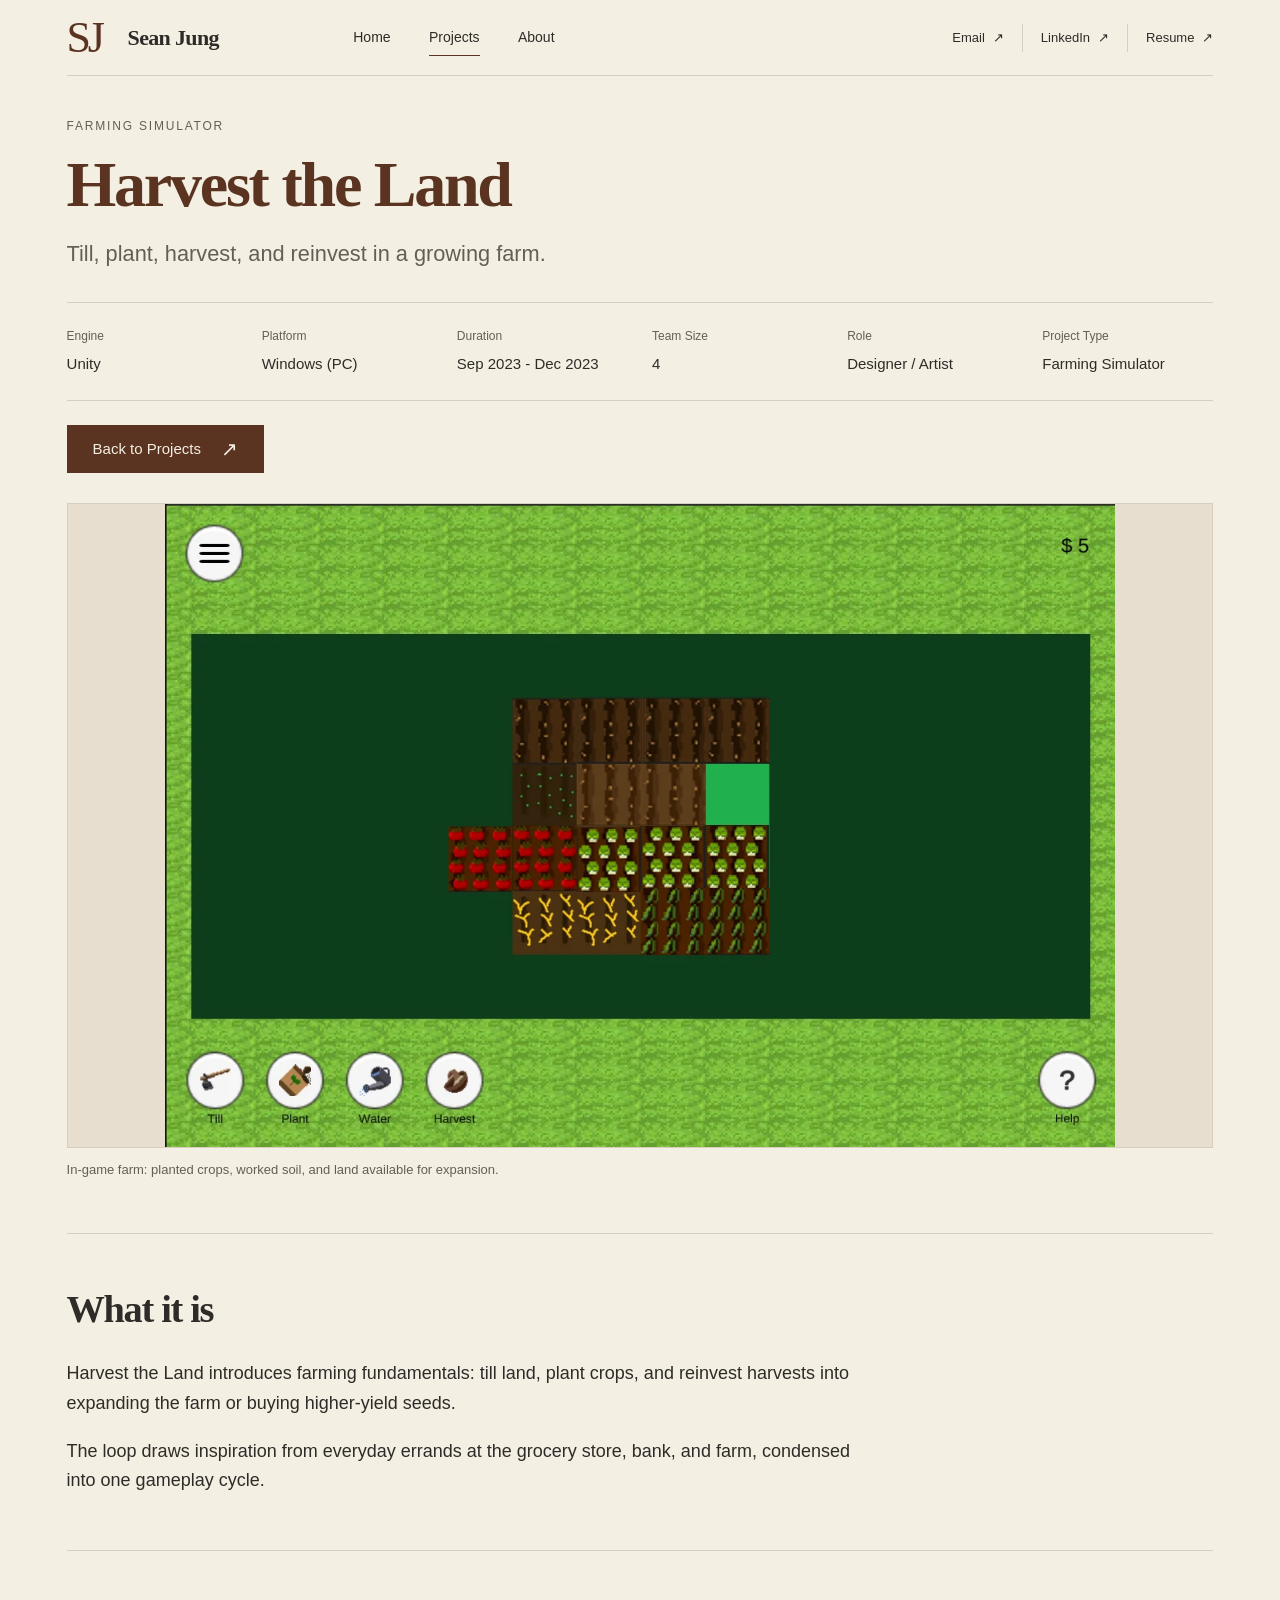
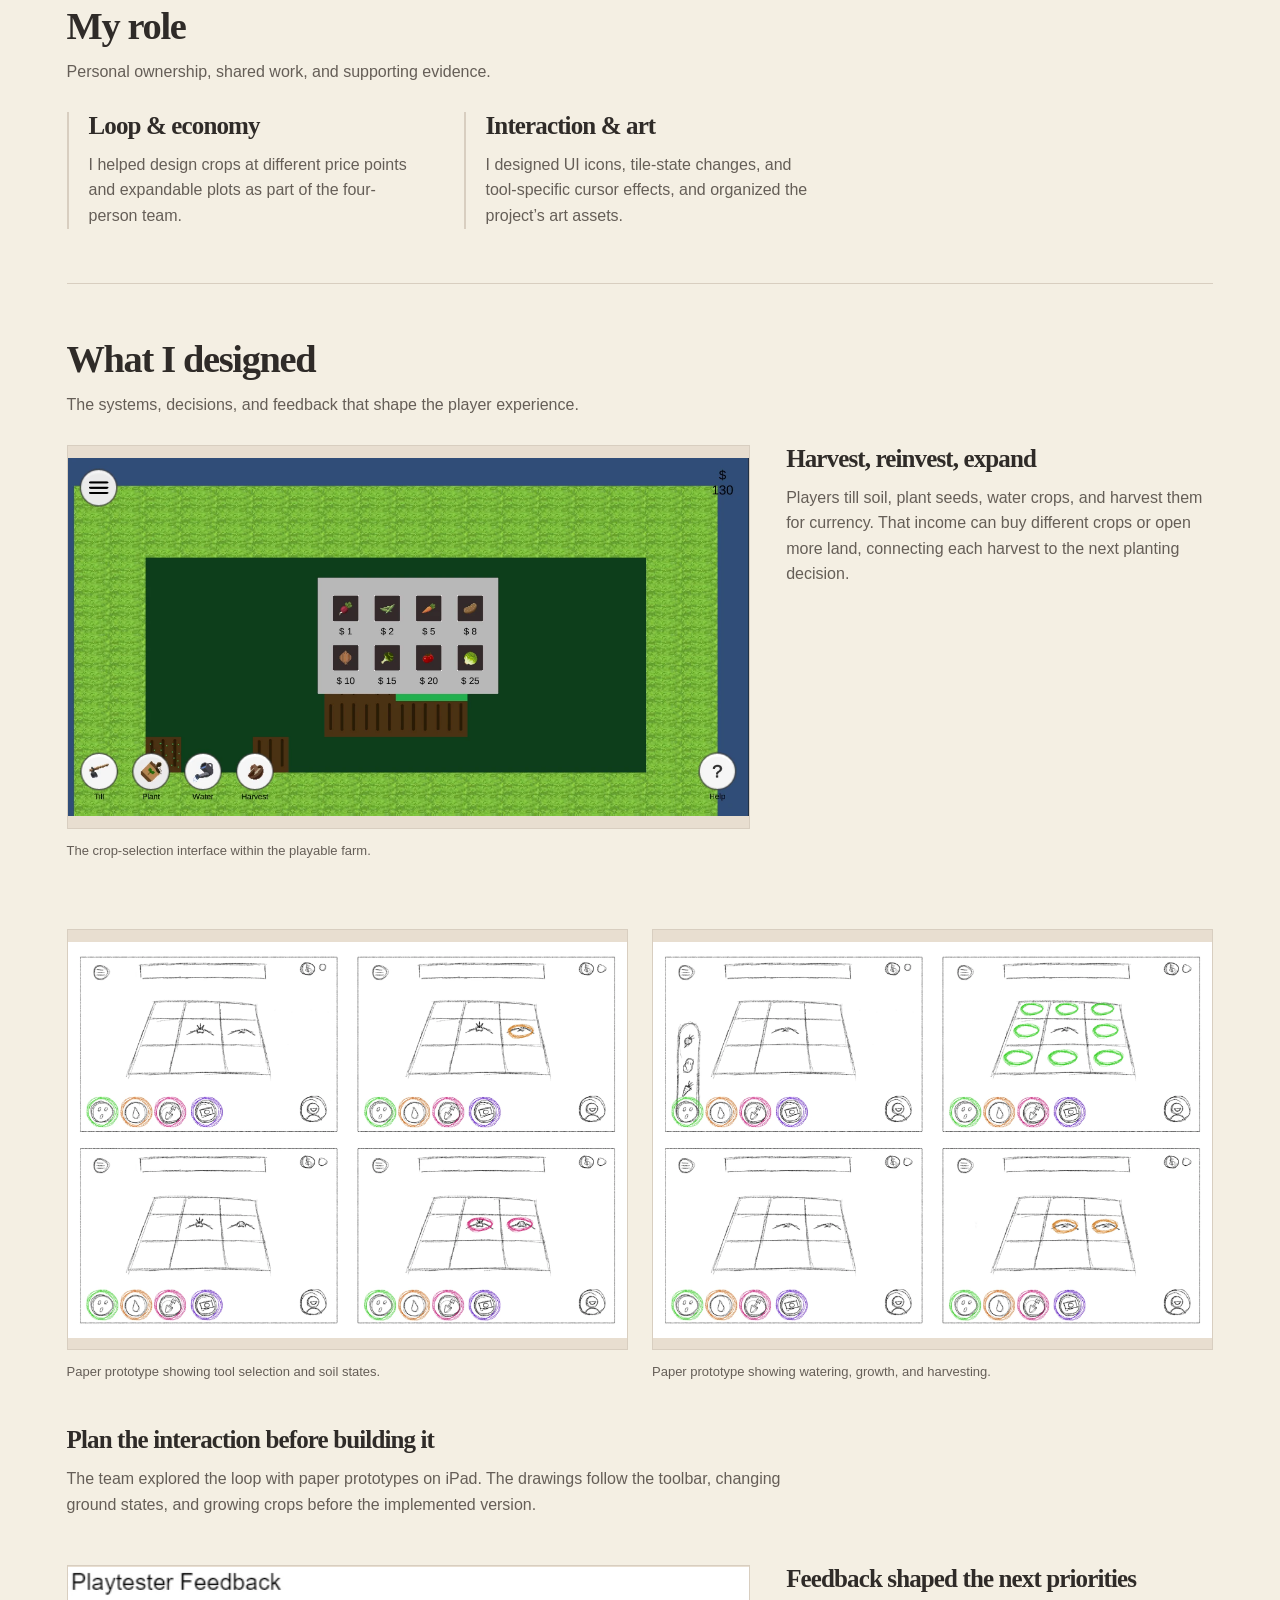
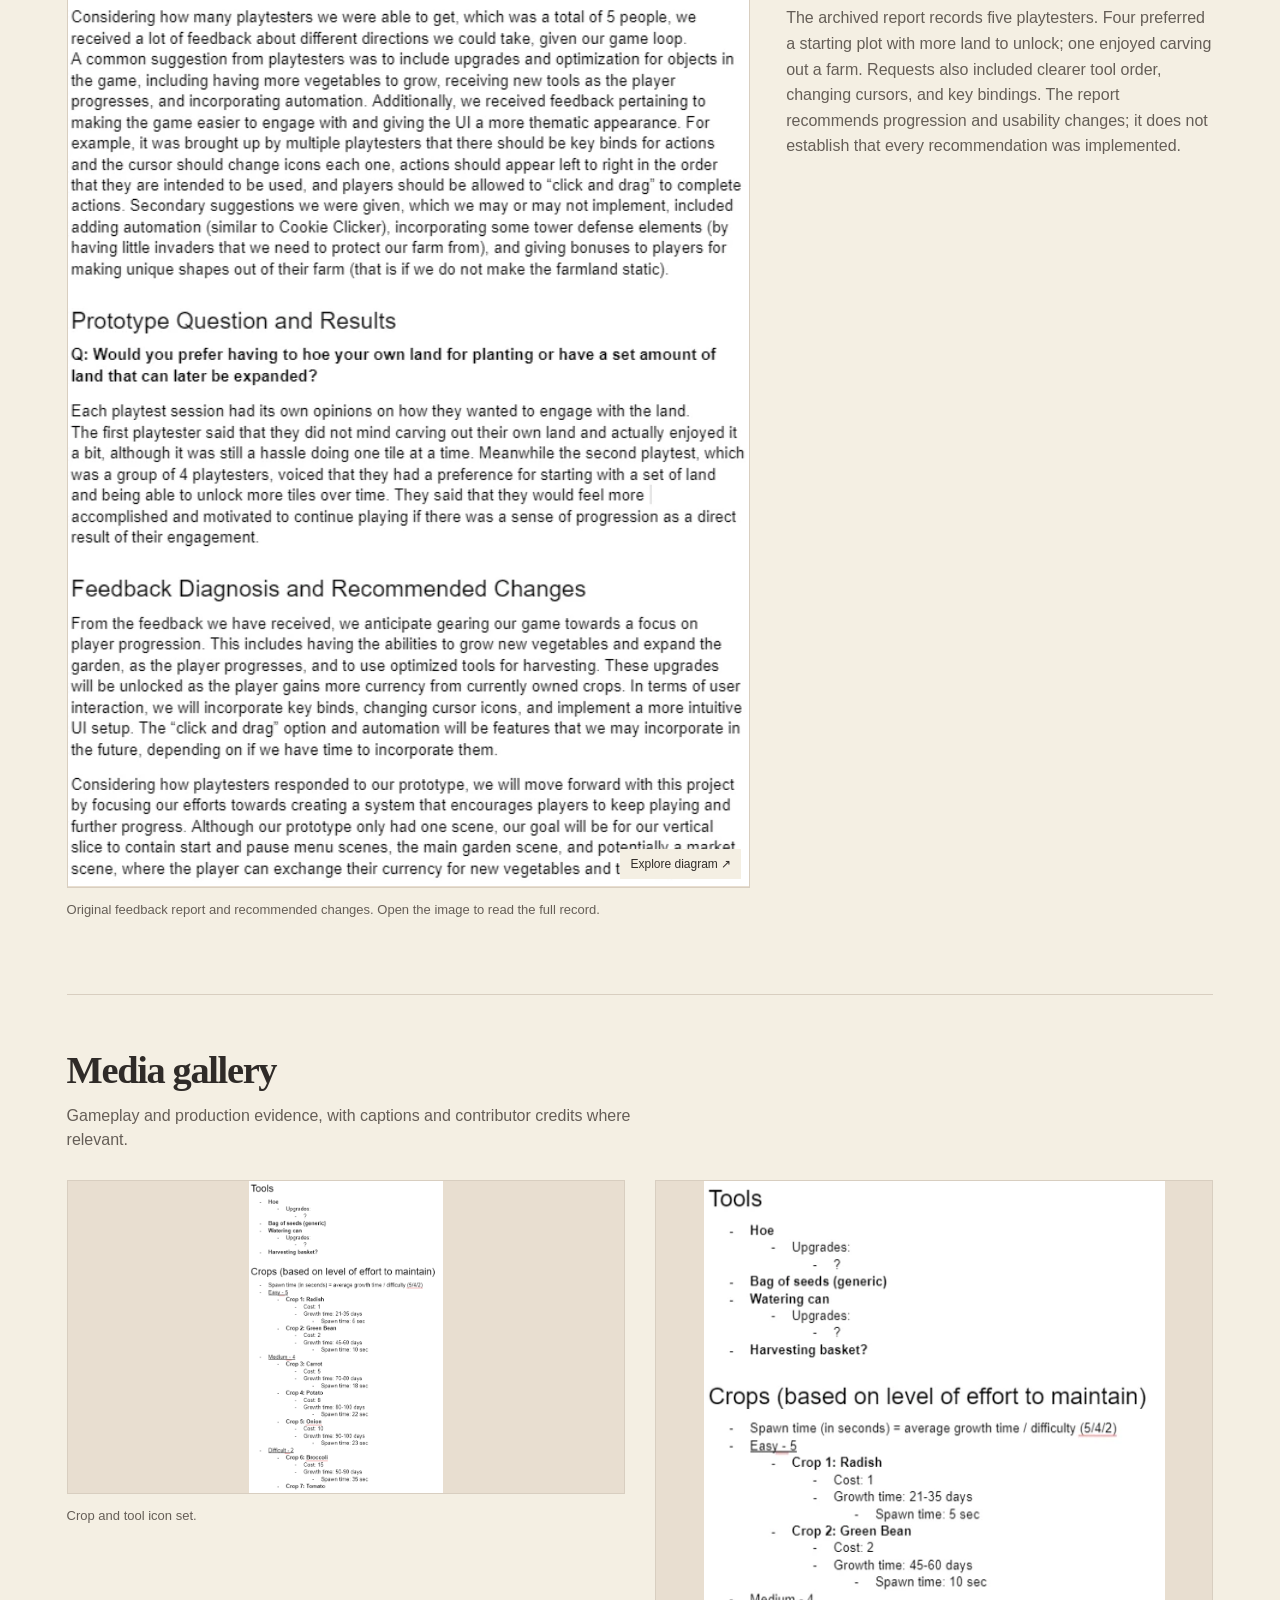
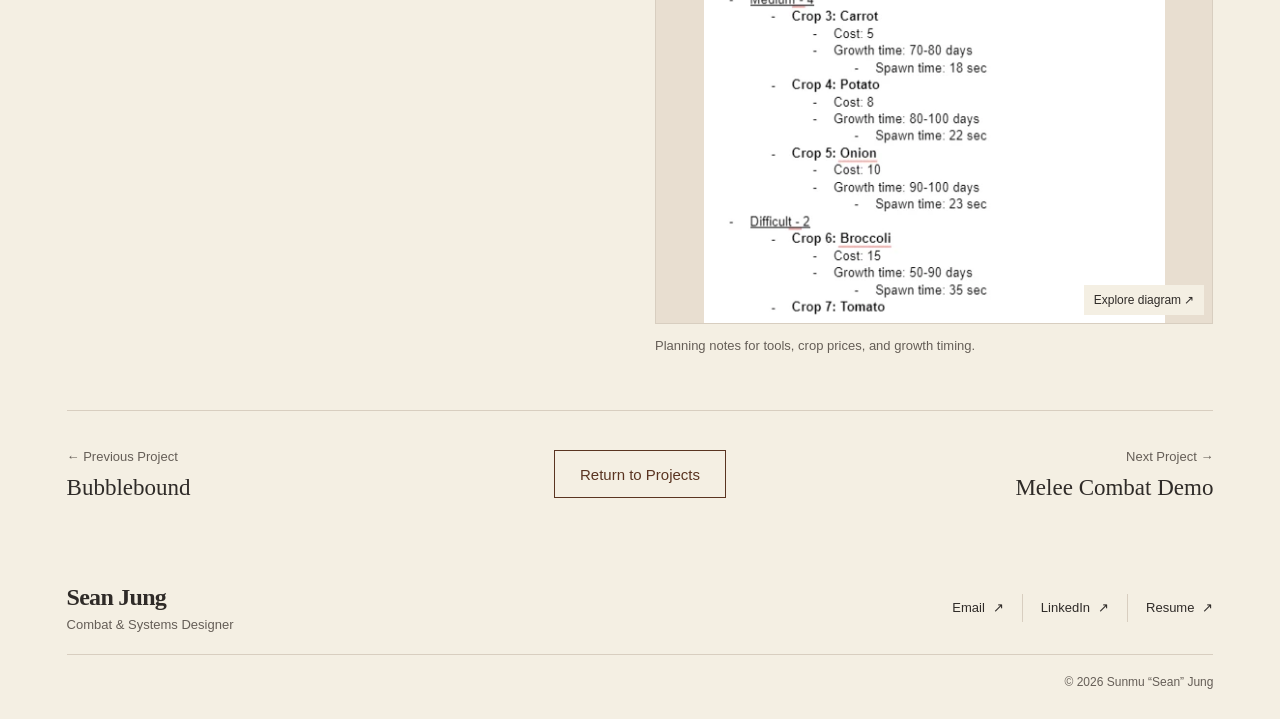
<file: projects/harvest-the-land.html>
<!doctype html>
<html lang="en"><head><meta charset="utf-8"><meta name="viewport" content="width=device-width,initial-scale=1"><meta name="robots" content="noindex"><meta name="description" content="Till, plant, harvest, and reinvest in a growing farm."><title>Harvest the Land | Sean Jung</title><link rel="icon" href="../assets/img/sj-mark.svg" type="image/svg+xml"><link rel="stylesheet" href="../assets/css/homepage.css"><link rel="stylesheet" href="../assets/css/project-detail.css"><script defer src="../assets/js/homepage.js"></script><script defer src="../assets/js/project-media.js"></script></head>
<body class="project-detail" data-project="harvest-the-land"><a class="skip-link" href="#main">Skip to content</a><header class="site-header container" id="top">
    <a class="brand" href="../index.html" aria-label="Sean Jung, home"><span class="brand__mark" aria-hidden="true">SJ</span><span>Sean Jung</span></a>
    <button class="menu-toggle" type="button" aria-controls="site-navigation" aria-expanded="false" hidden>Menu <span aria-hidden="true">+</span></button>
    <div class="header-navigation" id="site-navigation"><nav class="primary-nav" aria-label="Main navigation"><a class="nav-link" href="../index.html">Home</a><a class="nav-link" href="../index.html#projects" aria-current="page">Projects</a><a class="nav-link" href="../about.html">About</a></nav><ul class="contact-links"><li><a href="mailto:sunjung3145@gmail.com">Email <span aria-hidden="true">↗</span></a></li><li><a href="https://www.linkedin.com/in/sunmu-sean-jung-0a69432b7" target="_blank" rel="noopener noreferrer" aria-label="LinkedIn (opens in a new tab)">LinkedIn <span aria-hidden="true">↗</span></a></li><li><a href="../assets/docs/sunmu-jung-resume.pdf" target="_blank" rel="noopener" aria-label="Resume PDF (opens in a new tab)">Resume <span aria-hidden="true">↗</span></a></li></ul></div>
  </header><main id="main" class="container"><section class="project-hero" aria-labelledby="project-title"><p class="eyebrow">Farming Simulator</p><h1 id="project-title">Harvest the Land</h1><p class="project-summary">Till, plant, harvest, and reinvest in a growing farm.</p><dl class="project-metadata"><div><dt>Engine</dt><dd>Unity</dd></div><div><dt>Platform</dt><dd>Windows (PC)</dd></div><div><dt>Duration</dt><dd>Sep 2023 - Dec 2023</dd></div><div><dt>Team Size</dt><dd>4</dd></div><div><dt>Role</dt><dd>Designer / Artist</dd></div><div><dt>Project Type</dt><dd>Farming Simulator</dd></div></dl><div class="project-actions"><a class="button" href="../index.html#projects">Back to Projects<span aria-hidden="true">↗</span></a></div><figure class="media-figure"><div class="media-frame" style="--media-ratio:16/9;--media-fit:contain" data-media-kind="image"><img src="../assets/img/projects/harvest-the-land/growing-farm.webp" alt="In-game farm: planted crops, worked soil, and land available for expansion." loading="lazy" decoding="async" class="media-asset"></div><figcaption>In-game farm: planted crops, worked soil, and land available for expansion.</figcaption></figure></section><section class="detail-section" id="overview" aria-labelledby="overview-title"><header class="detail-section__header"><h2 id="overview-title">What it is</h2></header><div class="intro-copy"><p>Harvest the Land introduces farming fundamentals: till land, plant crops, and reinvest harvests into expanding the farm or buying higher-yield seeds.</p><p>The loop draws inspiration from everyday errands at the grocery store, bank, and farm, condensed into one gameplay cycle.</p></div></section><section class="detail-section" id="my-role" aria-labelledby="my-role-title"><header class="detail-section__header"><h2 id="my-role-title">My role</h2><p>Personal ownership, shared work, and supporting evidence.</p></header><div class="role-grid"><article><h3>Loop &amp; economy</h3><p>I helped design crops at different price points and expandable plots as part of the four-person team.</p></article><article><h3>Interaction &amp; art</h3><p>I designed UI icons, tile-state changes, and tool-specific cursor effects, and organized the project’s art assets.</p></article></div></section><section class="detail-section" id="systems" aria-labelledby="systems-title"><header class="detail-section__header"><h2 id="systems-title">What I designed</h2><p>The systems, decisions, and feedback that shape the player experience.</p></header><div class="system-grid"><article class="system-card"><figure class="media-figure"><div class="media-frame" style="--media-ratio:16/9;--media-fit:contain" data-media-kind="image"><img src="../assets/img/projects/harvest-the-land/crop-selection.webp" alt="The crop-selection interface within the playable farm." loading="lazy" decoding="async" class="media-asset"></div><figcaption>The crop-selection interface within the playable farm.</figcaption></figure><h3>Harvest, reinvest, expand</h3><p>Players till soil, plant seeds, water crops, and harvest them for currency. That income can buy different crops or open more land, connecting each harvest to the next planting decision.</p></article><article class="system-card system-card--sequence"><div class="system-media-pair system-media-pair--2"><figure class="media-figure"><div class="media-frame" style="--media-ratio:4/3;--media-fit:contain" data-media-kind="image"><img src="../assets/img/projects/harvest-the-land/prototype-states.webp" alt="Paper prototype showing tool selection and soil states." loading="lazy" decoding="async" class="media-asset"></div><figcaption>Paper prototype showing tool selection and soil states.</figcaption></figure><figure class="media-figure"><div class="media-frame" style="--media-ratio:4/3;--media-fit:contain" data-media-kind="image"><img src="../assets/img/projects/harvest-the-land/prototype-growth.webp" alt="Paper prototype showing watering, growth, and harvesting." loading="lazy" decoding="async" class="media-asset"></div><figcaption>Paper prototype showing watering, growth, and harvesting.</figcaption></figure></div><h3>Plan the interaction before building it</h3><p>The team explored the loop with paper prototypes on iPad. The drawings follow the toolbar, changing ground states, and growing crops before the implemented version.</p></article><article class="system-card"><figure class="media-figure"><div class="media-frame" style="--media-ratio:567/765;--media-fit:contain" data-media-kind="image"><a class="diagram-zoom" href="../assets/img/projects/harvest-the-land/feedback-notes.webp" data-diagram-zoom aria-label="Enlarge Original feedback report and recommended changes. Open the image to read the full record."><img src="../assets/img/projects/harvest-the-land/feedback-notes.webp" alt="Original feedback report and recommended changes. Open the image to read the full record." loading="lazy" decoding="async" class="media-asset"><span>Explore diagram ↗</span></a></div><figcaption>Original feedback report and recommended changes. Open the image to read the full record.</figcaption></figure><h3>Feedback shaped the next priorities</h3><p>The archived report records five playtesters. Four preferred a starting plot with more land to unlock; one enjoyed carving out a farm. Requests also included clearer tool order, changing cursors, and key bindings. The report recommends progression and usability changes; it does not establish that every recommendation was implemented.</p></article></div></section><section class="detail-section" id="gallery" aria-labelledby="gallery-title"><header class="detail-section__header"><h2 id="gallery-title">Media gallery</h2><p>Gameplay and production evidence, with captions and contributor credits where relevant.</p></header><div class="gallery-grid"><figure class="media-figure"><div class="media-frame" style="--media-ratio:16/9;--media-fit:contain" data-media-kind="image"><img src="../assets/img/projects/harvest-the-land/crop-icons.png" alt="Crop and tool icon set." loading="lazy" decoding="async" class="media-asset"></div><figcaption>Crop and tool icon set.</figcaption></figure><figure class="media-figure"><div class="media-frame" style="--media-ratio:3/4;--media-fit:contain" data-media-kind="image"><a class="diagram-zoom" href="../assets/img/projects/harvest-the-land/crop-planning.webp" data-diagram-zoom aria-label="Enlarge Planning notes for tools, crop prices, and growth timing."><img src="../assets/img/projects/harvest-the-land/crop-planning.webp" alt="Planning notes for tools, crop prices, and growth timing." loading="lazy" decoding="async" class="media-asset"><span>Explore diagram ↗</span></a></div><figcaption>Planning notes for tools, crop prices, and growth timing.</figcaption></figure></div></section><nav class="project-navigator" aria-label="Project navigation"><a class="project-neighbor" href="../projects/bubblebound.html"><span>← Previous Project</span><strong>Bubblebound</strong></a><a class="button button--secondary" href="../index.html#projects">Return to Projects</a><a class="project-neighbor" href="../projects/melee-combat-demo.html"><span>Next Project →</span><strong>Melee Combat Demo</strong></a></nav></main><footer class="site-footer container"><div class="footer-main"><div><a class="footer-name" href="#top">Sean Jung</a><p>Combat &amp; Systems Designer</p></div><ul class="contact-links"><li><a href="mailto:sunjung3145@gmail.com">Email <span aria-hidden="true">↗</span></a></li><li><a href="https://www.linkedin.com/in/sunmu-sean-jung-0a69432b7" target="_blank" rel="noopener noreferrer" aria-label="LinkedIn (opens in a new tab)">LinkedIn <span aria-hidden="true">↗</span></a></li><li><a href="../assets/docs/sunmu-jung-resume.pdf" target="_blank" rel="noopener" aria-label="Resume PDF (opens in a new tab)">Resume <span aria-hidden="true">↗</span></a></li></ul></div><p class="copyright">© <span data-year>2026</span> Sunmu “Sean” Jung</p></footer></body></html>
</file>
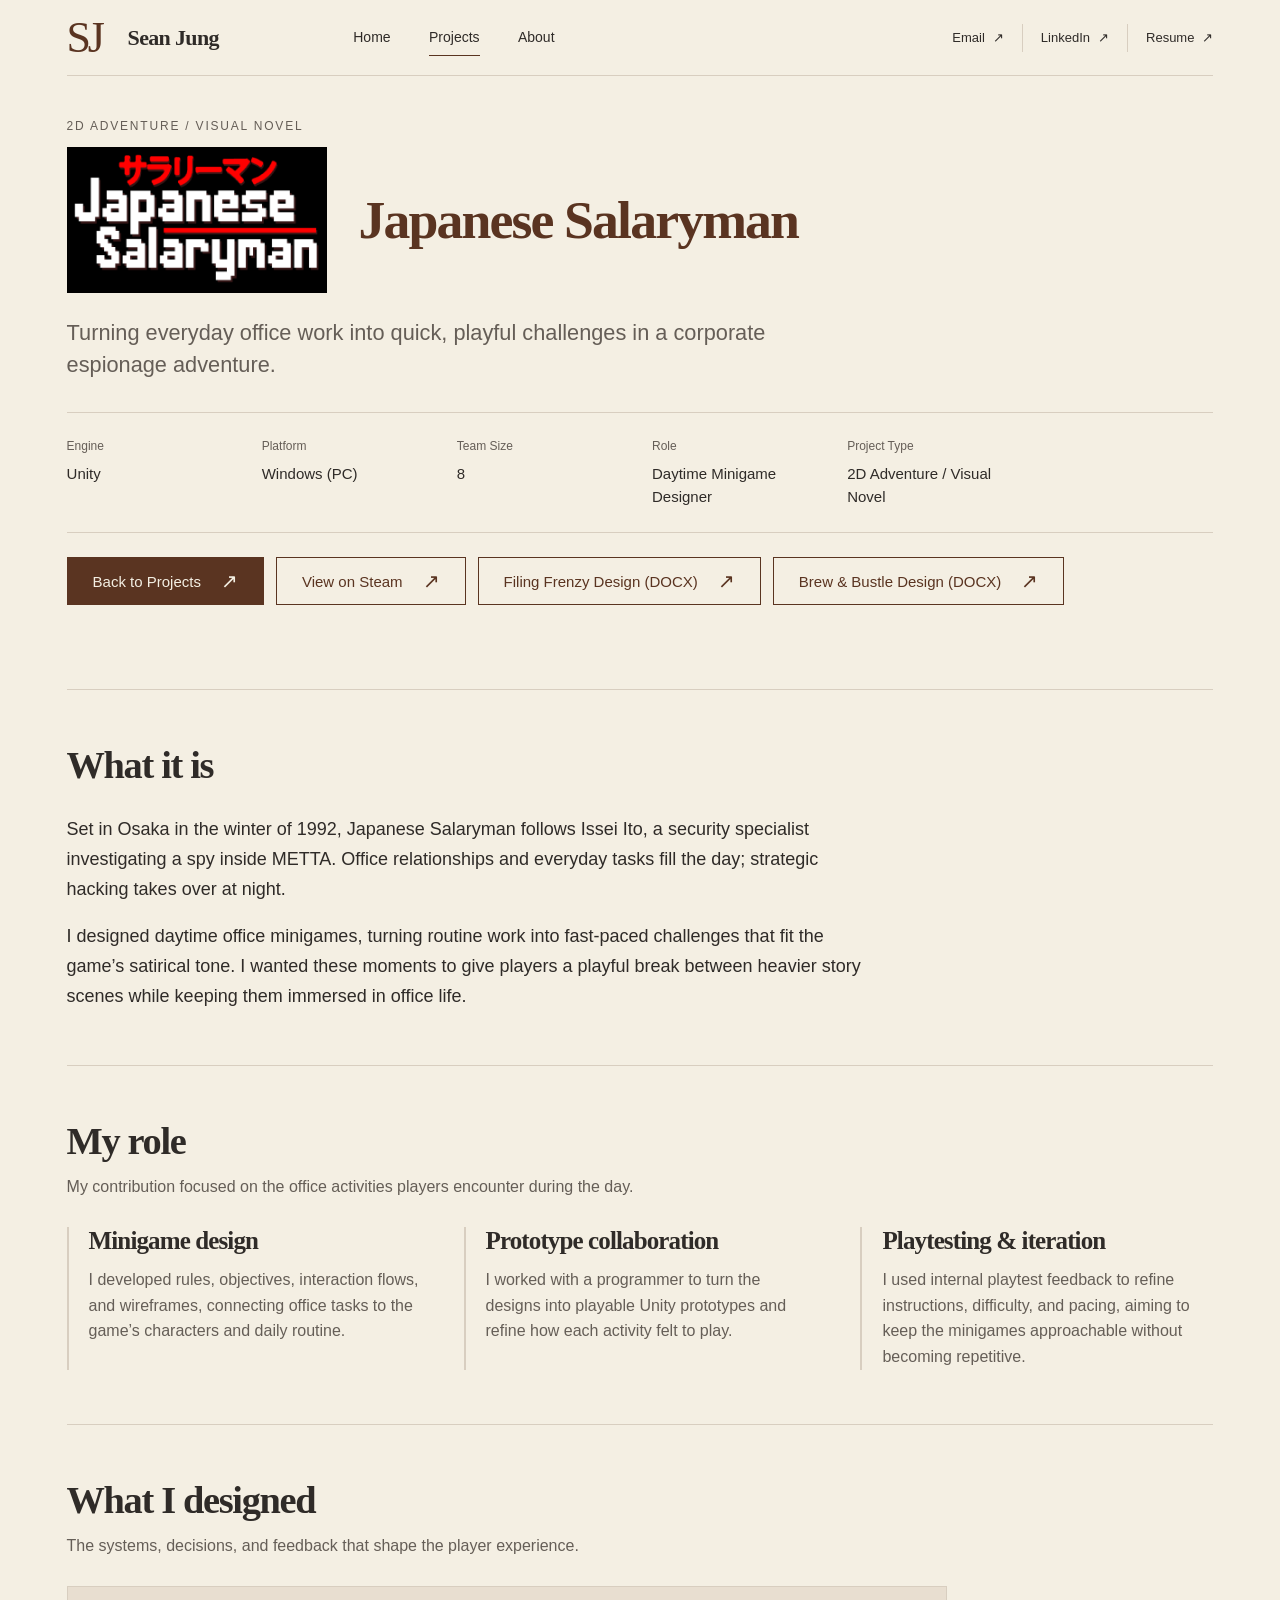
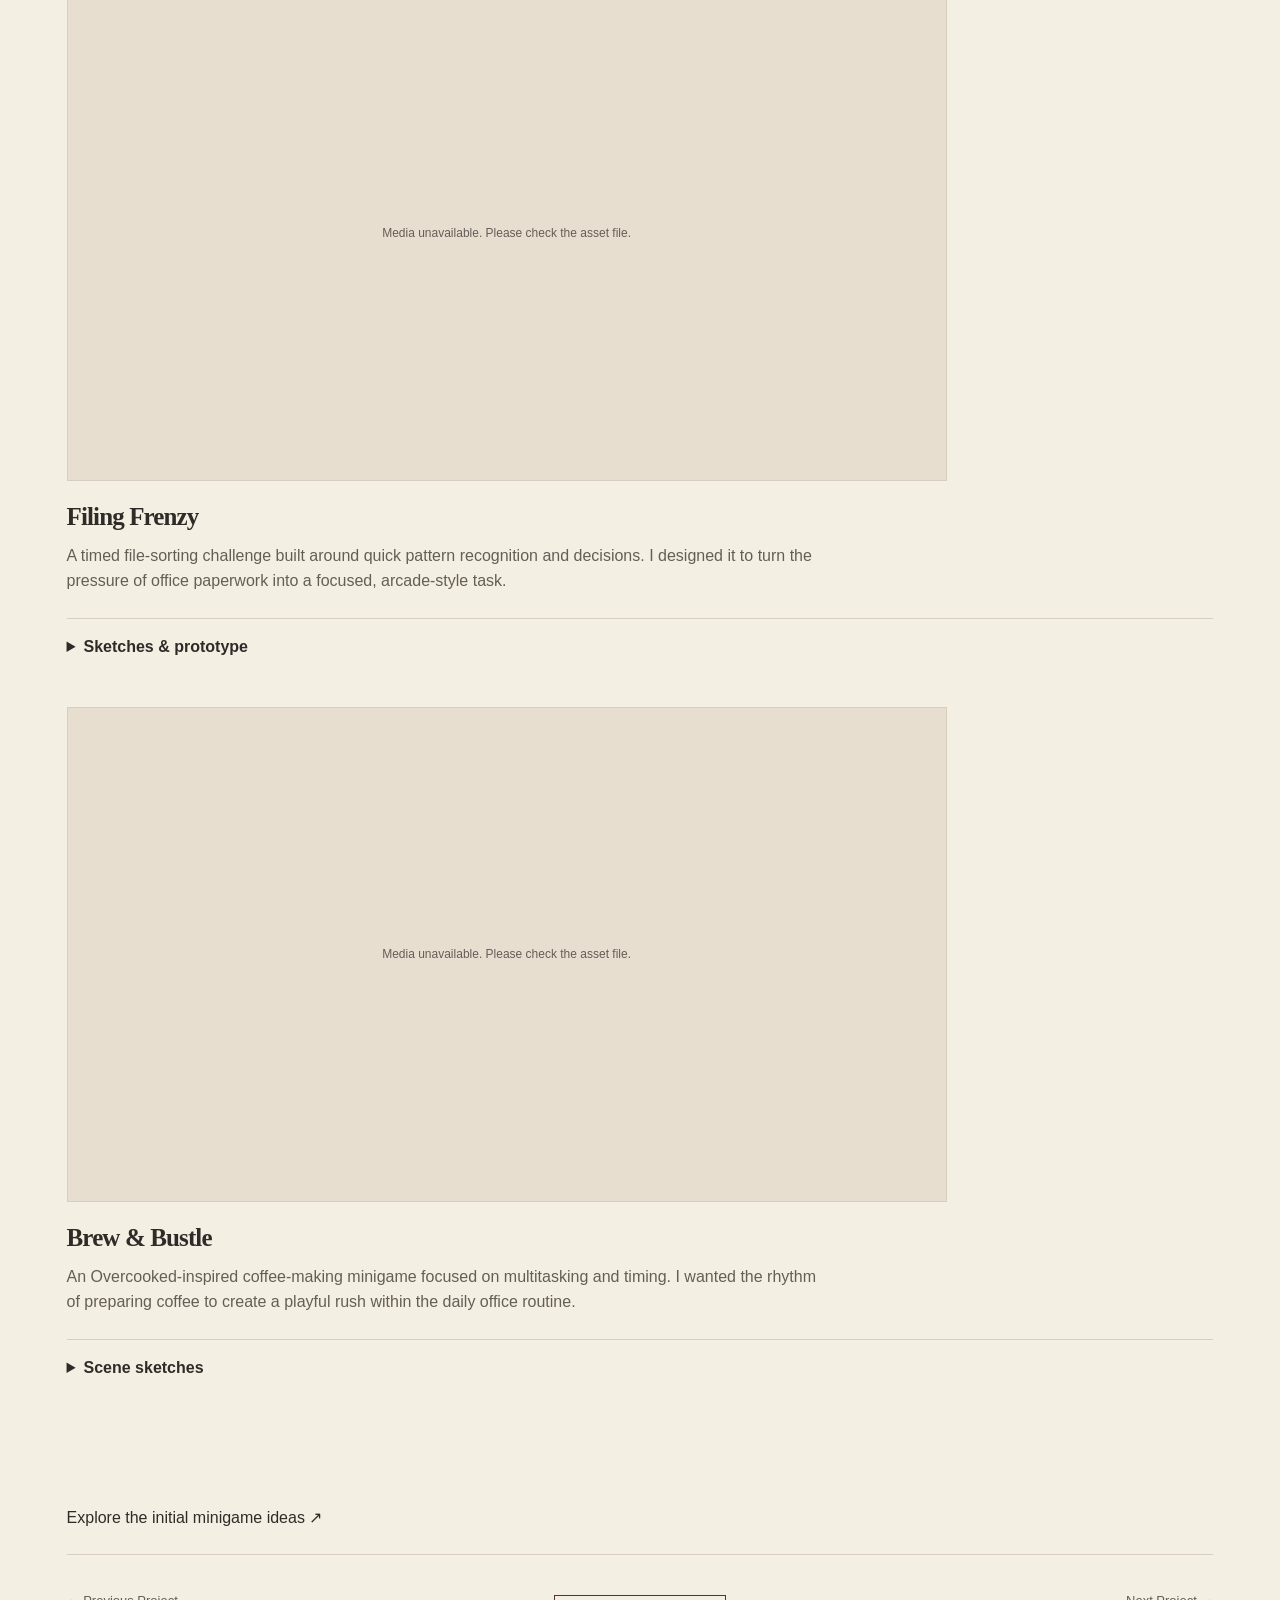
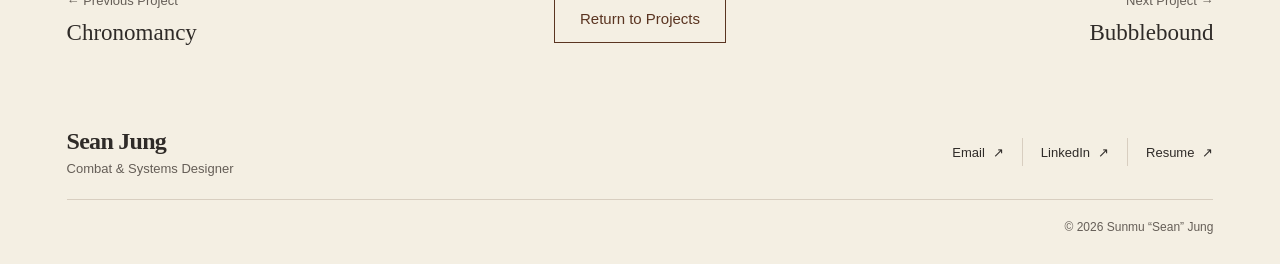
<file: projects/japanese-salaryman.html>
<!doctype html>
<html lang="en"><head><meta charset="utf-8"><meta name="viewport" content="width=device-width,initial-scale=1"><meta name="robots" content="noindex"><meta name="description" content="Turning everyday office work into quick, playful challenges in a corporate espionage adventure."><title>Japanese Salaryman | Sean Jung</title><link rel="icon" href="../assets/img/sj-mark.svg" type="image/svg+xml"><link rel="stylesheet" href="../assets/css/homepage.css"><link rel="stylesheet" href="../assets/css/project-detail.css?v=jsm-title-3"><script defer src="../assets/js/homepage.js"></script><script defer src="../assets/js/project-media.js"></script></head>
<body class="project-detail" data-project="japanese-salaryman"><a class="skip-link" href="#main">Skip to content</a><header class="site-header container" id="top">
    <a class="brand" href="../index.html" aria-label="Sean Jung, home"><span class="brand__mark" aria-hidden="true">SJ</span><span>Sean Jung</span></a>
    <button class="menu-toggle" type="button" aria-controls="site-navigation" aria-expanded="false" hidden>Menu <span aria-hidden="true">+</span></button>
    <div class="header-navigation" id="site-navigation"><nav class="primary-nav" aria-label="Main navigation"><a class="nav-link" href="../index.html">Home</a><a class="nav-link" href="../index.html#projects" aria-current="page">Projects</a><a class="nav-link" href="../about.html">About</a></nav><ul class="contact-links"><li><a href="mailto:sunjung3145@gmail.com">Email <span aria-hidden="true">↗</span></a></li><li><a href="https://www.linkedin.com/in/sunmu-sean-jung-0a69432b7" target="_blank" rel="noopener noreferrer" aria-label="LinkedIn (opens in a new tab)">LinkedIn <span aria-hidden="true">↗</span></a></li><li><a href="../assets/docs/sunmu-jung-resume.pdf" target="_blank" rel="noopener" aria-label="Resume PDF (opens in a new tab)">Resume <span aria-hidden="true">↗</span></a></li></ul></div>
  </header><main id="main" class="container"><section class="project-hero" aria-labelledby="project-title"><p class="eyebrow">2D Adventure / Visual Novel</p><div class="project-title-row"><img class="project-logo" src="../assets/img/projects/japanese-salaryman/logo.png" width="144" height="81" alt="Japanese Salaryman logo"><h1 id="project-title">Japanese Salaryman</h1></div><p class="project-summary">Turning everyday office work into quick, playful challenges in a corporate espionage adventure.</p><dl class="project-metadata"><div><dt>Engine</dt><dd>Unity</dd></div><div><dt>Platform</dt><dd>Windows (PC)</dd></div><div><dt>Team Size</dt><dd>8</dd></div><div><dt>Role</dt><dd>Daytime Minigame Designer</dd></div><div><dt>Project Type</dt><dd>2D Adventure / Visual Novel</dd></div></dl><div class="project-actions"><a class="button" href="../index.html#projects">Back to Projects<span aria-hidden="true">↗</span></a><a class="button button--secondary" href="https://store.steampowered.com/app/3098910/Japanese_Salaryman/">View on Steam<span aria-hidden="true">↗</span></a><a class="button button--secondary" href="../assets/docs/japanese-salaryman/filing-frenzy-concept.docx">Filing Frenzy Design (DOCX)<span aria-hidden="true">↗</span></a><a class="button button--secondary" href="../assets/docs/japanese-salaryman/brew-and-bustle-concept.docx">Brew &amp; Bustle Design (DOCX)<span aria-hidden="true">↗</span></a></div></section><section class="detail-section" id="overview" aria-labelledby="overview-title"><header class="detail-section__header"><h2 id="overview-title">What it is</h2></header><div class="intro-copy"><p>Set in Osaka in the winter of 1992, Japanese Salaryman follows Issei Ito, a security specialist investigating a spy inside METTA. Office relationships and everyday tasks fill the day; strategic hacking takes over at night.</p><p>I designed daytime office minigames, turning routine work into fast-paced challenges that fit the game’s satirical tone. I wanted these moments to give players a playful break between heavier story scenes while keeping them immersed in office life.</p></div></section><section class="detail-section" id="my-role" aria-labelledby="my-role-title"><header class="detail-section__header"><h2 id="my-role-title">My role</h2><p>My contribution focused on the office activities players encounter during the day.</p></header><div class="role-grid"><article><h3>Minigame design</h3><p>I developed rules, objectives, interaction flows, and wireframes, connecting office tasks to the game’s characters and daily routine.</p></article><article><h3>Prototype collaboration</h3><p>I worked with a programmer to turn the designs into playable Unity prototypes and refine how each activity felt to play.</p></article><article><h3>Playtesting &amp; iteration</h3><p>I used internal playtest feedback to refine instructions, difficulty, and pacing, aiming to keep the minigames approachable without becoming repetitive.</p></article></div></section><section class="detail-section" id="systems" aria-labelledby="systems-title"><header class="detail-section__header"><h2 id="systems-title">What I designed</h2><p>The systems, decisions, and feedback that shape the player experience.</p></header><div class="system-grid"><article class="system-card system-card--sequence"><div class="system-media-pair system-media-pair--1"><figure class="media-figure"><div class="media-frame" style="--media-ratio:16/9;--media-fit:contain" data-media-kind="video"><video class="media-asset" controls playsinline preload="metadata" aria-label="Filing Frenzy with art — full Unity Editor recording" poster="../assets/img/projects/japanese-salaryman/FileSourcingGameArtAdded-poster.jpg"><source src="../assets/video/japanese-salaryman/FileSourcingGameArtAdded.mp4">Your browser cannot play this video. <a href="../assets/video/japanese-salaryman/FileSourcingGameArtAdded.mp4">Download video</a>.</video></div></figure></div><h3>Filing Frenzy</h3><p>A timed file-sorting challenge built around quick pattern recognition and decisions. I designed it to turn the pressure of office paperwork into a focused, arcade-style task.</p><details class="project-process"><summary>Sketches &amp; prototype</summary><p>I explored placing the sorting categories beside and above the documents.</p><div class="process-media"><figure class="media-figure"><div class="media-frame" style="--media-ratio:16/9;--media-fit:contain" data-media-kind="image"><img src="../assets/img/projects/japanese-salaryman/FileSourcingSketch1.jpeg" alt="Sorting categories beside the documents." loading="lazy" decoding="async" class="media-asset"></div><figcaption>Sorting categories beside the documents.</figcaption></figure><figure class="media-figure"><div class="media-frame" style="--media-ratio:16/9;--media-fit:contain" data-media-kind="image"><img src="../assets/img/projects/japanese-salaryman/FileSourcingSketch2.jpeg" alt="An alternative layout with categories above the documents." loading="lazy" decoding="async" class="media-asset"></div><figcaption>An alternative layout with categories above the documents.</figcaption></figure><figure class="media-figure"><div class="media-frame" style="--media-ratio:16/9;--media-fit:contain" data-media-kind="video"><video class="media-asset" controls playsinline preload="metadata" aria-label="Filing Frenzy early prototype" poster="../assets/img/projects/japanese-salaryman/FileSourcingPrototype-poster.jpg"><source src="../assets/video/japanese-salaryman/FileSourcingPrototype.mp4">Your browser cannot play this video. <a href="../assets/video/japanese-salaryman/FileSourcingPrototype.mp4">Download video</a>.</video></div></figure></div></details></article><article class="system-card system-card--sequence"><div class="system-media-pair system-media-pair--1"><figure class="media-figure"><div class="media-frame" style="--media-ratio:16/9;--media-fit:contain" data-media-kind="video"><video class="media-asset" controls playsinline preload="metadata" aria-label="Brew &amp; Bustle gameplay" poster="../assets/img/projects/japanese-salaryman/brew-bustle-playthrough-poster.jpg"><source src="../assets/video/japanese-salaryman/brew-bustle-playthrough.mp4">Your browser cannot play this video. <a href="../assets/video/japanese-salaryman/brew-bustle-playthrough.mp4">Download video</a>.</video></div></figure></div><h3>Brew &amp; Bustle</h3><p>An Overcooked-inspired coffee-making minigame focused on multitasking and timing. I wanted the rhythm of preparing coffee to create a playful rush within the daily office routine.</p><details class="project-process"><summary>Scene sketches</summary><p>Early sketches explore ingredient placement, hover information, and movement between workstations.</p><div class="process-media"><figure class="media-figure"><div class="media-frame" style="--media-ratio:3/4;--media-fit:contain" data-media-kind="image"><img src="../assets/docs/japanese-salaryman/brew-sketches/page-1.png" alt="Brew &amp; Bustle workstation sketch with coffee equipment and hover panel notes." loading="lazy" decoding="async" class="media-asset"></div></figure></div><a href="../assets/docs/japanese-salaryman/brew-sketches/index.html">View all three sketch pages ↗</a></details></article></div></section><aside class="project-resources" aria-label="Additional design documents"><a href="../assets/docs/japanese-salaryman/minigame-ideas/index.html">Explore the initial minigame ideas ↗</a></aside><nav class="project-navigator" aria-label="Project navigation"><a class="project-neighbor" href="../projects/chronomancy.html"><span>← Previous Project</span><strong>Chronomancy</strong></a><a class="button button--secondary" href="../index.html#projects">Return to Projects</a><a class="project-neighbor" href="../projects/bubblebound.html"><span>Next Project →</span><strong>Bubblebound</strong></a></nav></main><footer class="site-footer container"><div class="footer-main"><div><a class="footer-name" href="#top">Sean Jung</a><p>Combat &amp; Systems Designer</p></div><ul class="contact-links"><li><a href="mailto:sunjung3145@gmail.com">Email <span aria-hidden="true">↗</span></a></li><li><a href="https://www.linkedin.com/in/sunmu-sean-jung-0a69432b7" target="_blank" rel="noopener noreferrer" aria-label="LinkedIn (opens in a new tab)">LinkedIn <span aria-hidden="true">↗</span></a></li><li><a href="../assets/docs/sunmu-jung-resume.pdf" target="_blank" rel="noopener" aria-label="Resume PDF (opens in a new tab)">Resume <span aria-hidden="true">↗</span></a></li></ul></div><p class="copyright">© <span data-year>2026</span> Sunmu “Sean” Jung</p></footer></body></html>
</file>
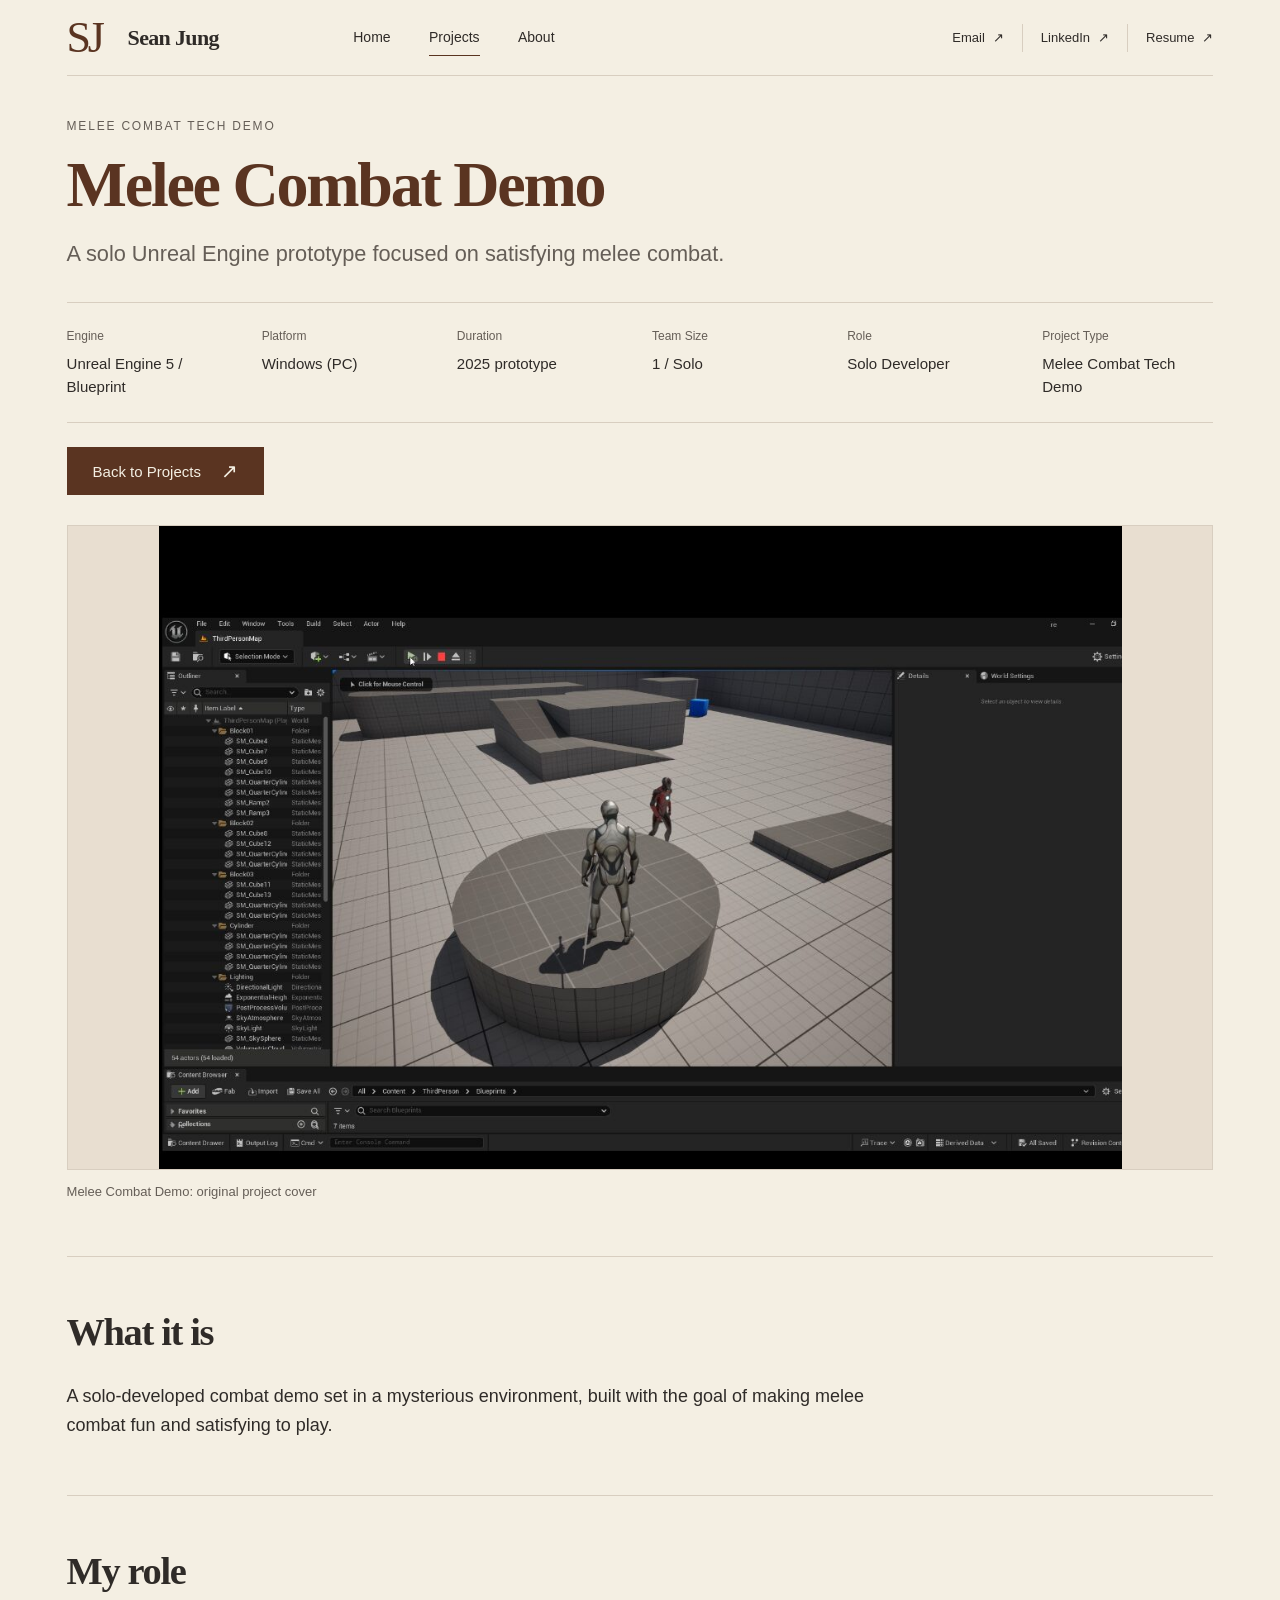
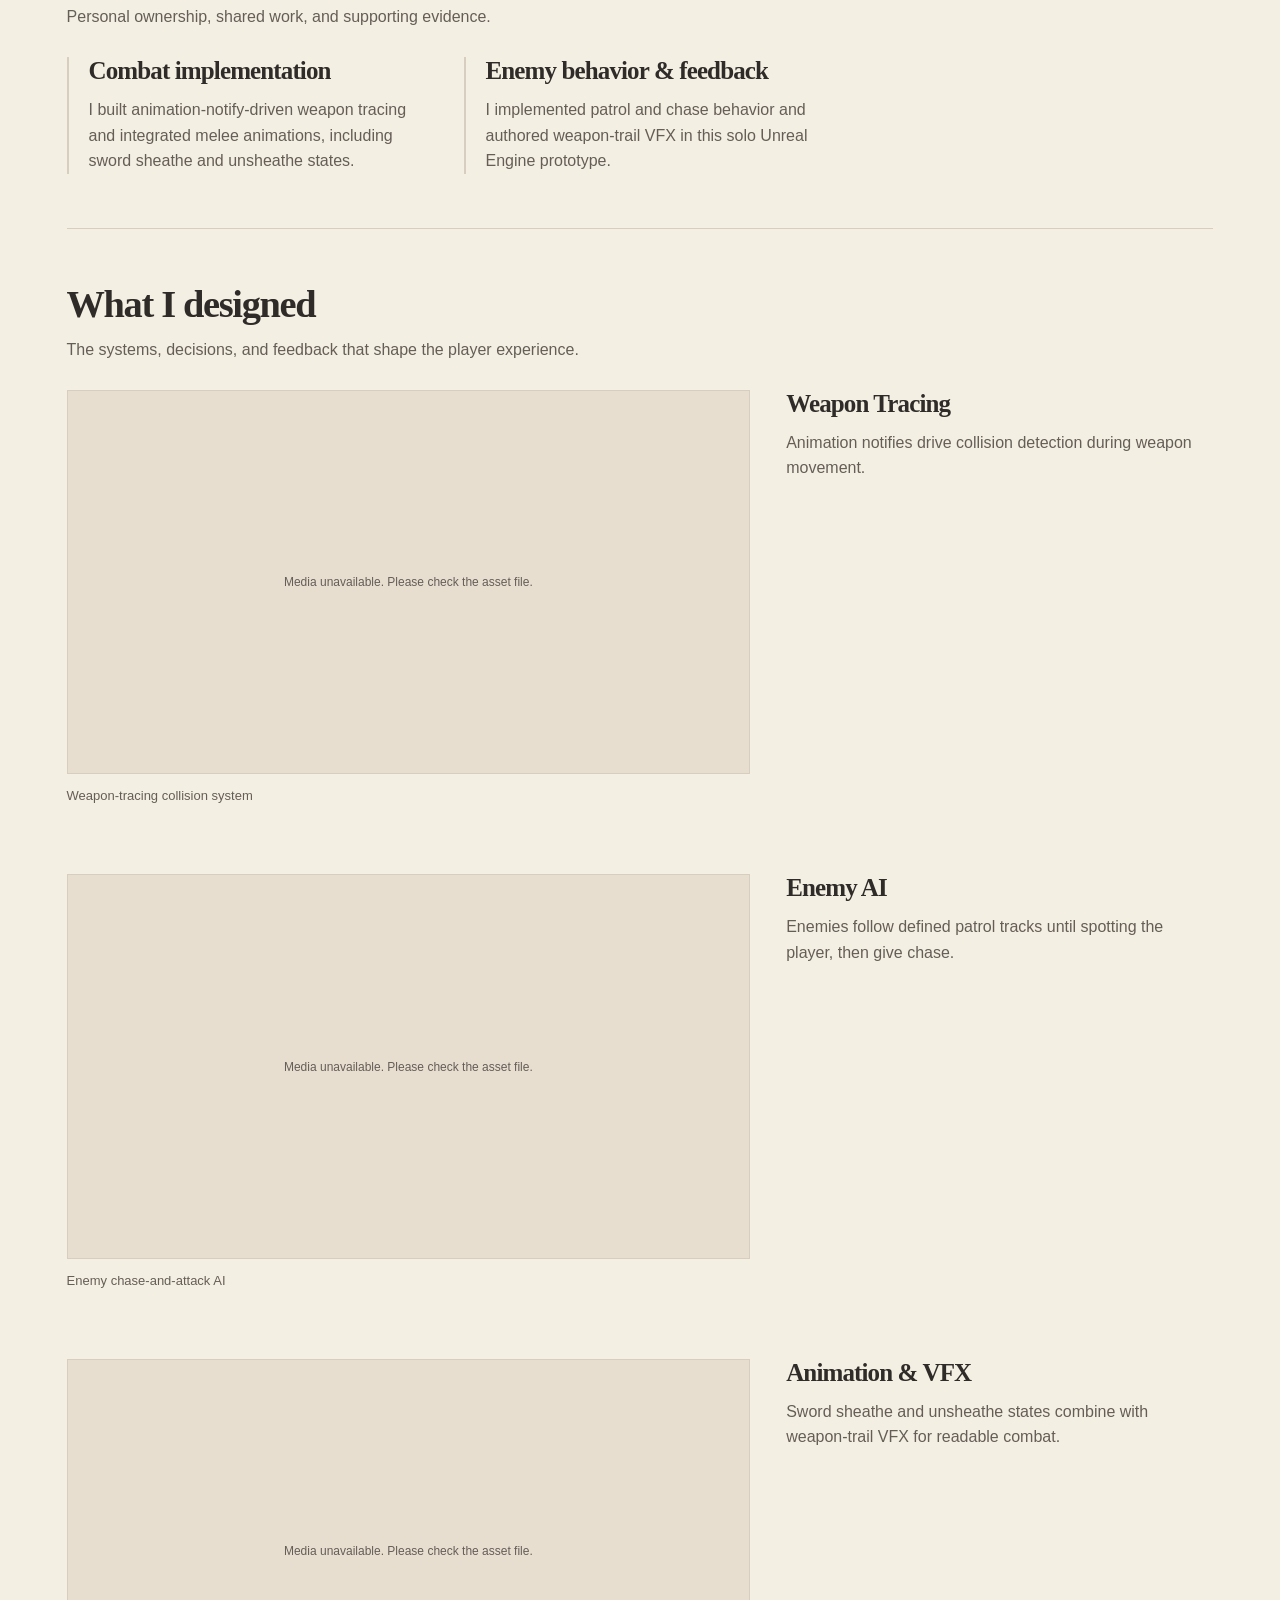
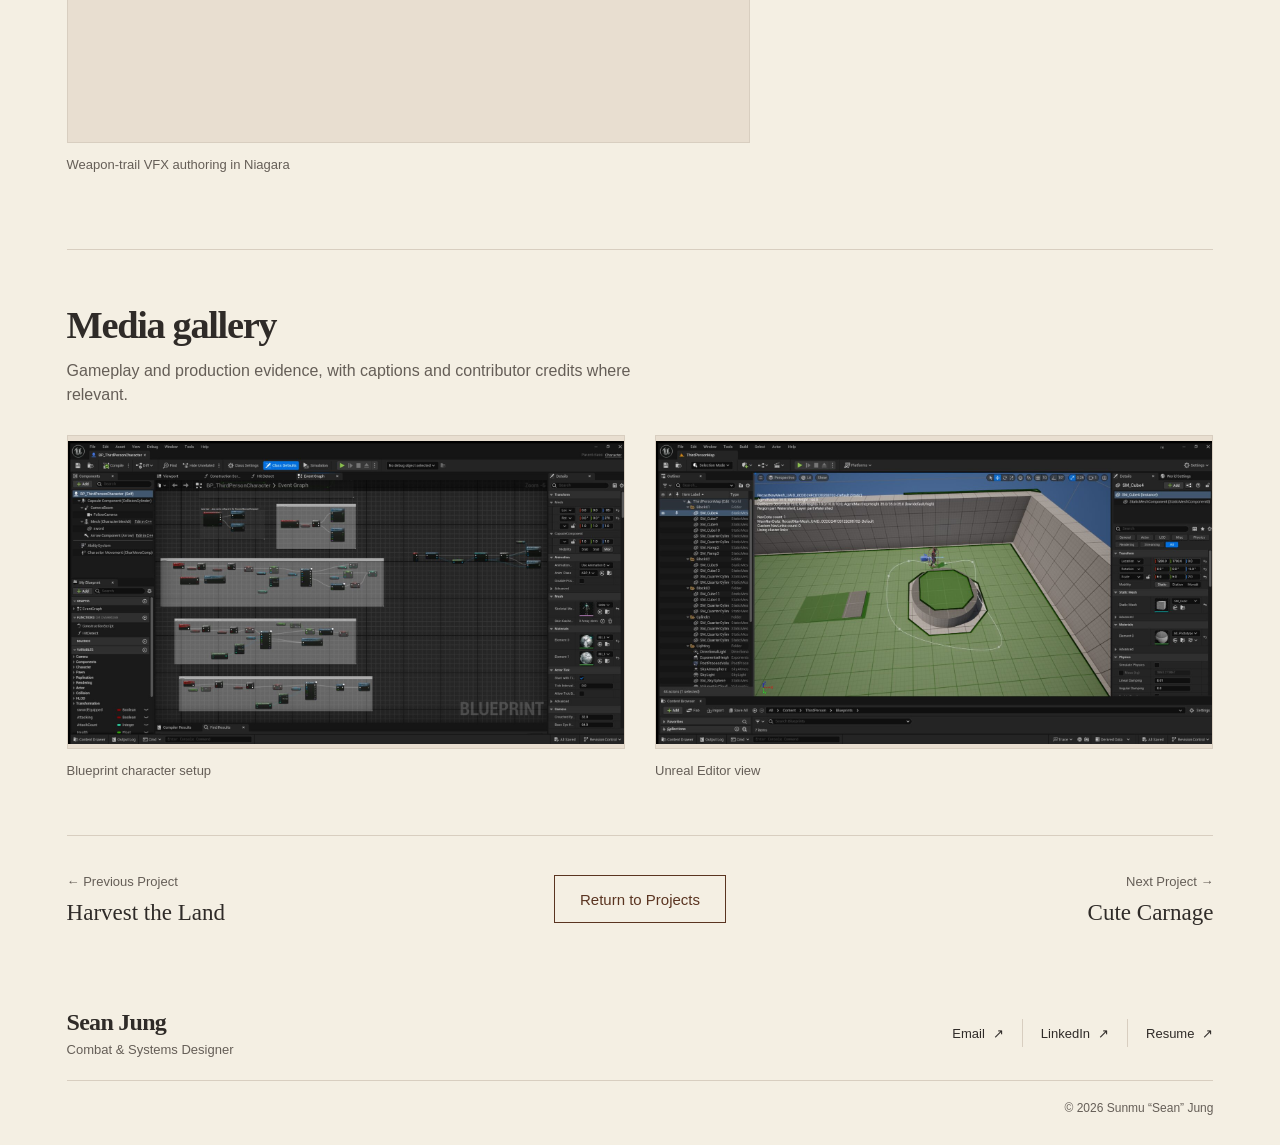
<file: projects/melee-combat-demo.html>
<!doctype html>
<html lang="en"><head><meta charset="utf-8"><meta name="viewport" content="width=device-width,initial-scale=1"><meta name="robots" content="noindex"><meta name="description" content="A solo Unreal Engine prototype focused on satisfying melee combat."><title>Melee Combat Demo | Sean Jung</title><link rel="icon" href="../assets/img/sj-mark.svg" type="image/svg+xml"><link rel="stylesheet" href="../assets/css/homepage.css"><link rel="stylesheet" href="../assets/css/project-detail.css"><script defer src="../assets/js/homepage.js"></script><script defer src="../assets/js/project-media.js"></script></head>
<body class="project-detail" data-project="melee-combat-demo"><a class="skip-link" href="#main">Skip to content</a><header class="site-header container" id="top">
    <a class="brand" href="../index.html" aria-label="Sean Jung, home"><span class="brand__mark" aria-hidden="true">SJ</span><span>Sean Jung</span></a>
    <button class="menu-toggle" type="button" aria-controls="site-navigation" aria-expanded="false" hidden>Menu <span aria-hidden="true">+</span></button>
    <div class="header-navigation" id="site-navigation"><nav class="primary-nav" aria-label="Main navigation"><a class="nav-link" href="../index.html">Home</a><a class="nav-link" href="../index.html#projects" aria-current="page">Projects</a><a class="nav-link" href="../about.html">About</a></nav><ul class="contact-links"><li><a href="mailto:sunjung3145@gmail.com">Email <span aria-hidden="true">↗</span></a></li><li><a href="https://www.linkedin.com/in/sunmu-sean-jung-0a69432b7" target="_blank" rel="noopener noreferrer" aria-label="LinkedIn (opens in a new tab)">LinkedIn <span aria-hidden="true">↗</span></a></li><li><a href="../assets/docs/sunmu-jung-resume.pdf" target="_blank" rel="noopener" aria-label="Resume PDF (opens in a new tab)">Resume <span aria-hidden="true">↗</span></a></li></ul></div>
  </header><main id="main" class="container"><section class="project-hero" aria-labelledby="project-title"><p class="eyebrow">Melee Combat Tech Demo</p><h1 id="project-title">Melee Combat Demo</h1><p class="project-summary">A solo Unreal Engine prototype focused on satisfying melee combat.</p><dl class="project-metadata"><div><dt>Engine</dt><dd>Unreal Engine 5 / Blueprint</dd></div><div><dt>Platform</dt><dd>Windows (PC)</dd></div><div><dt>Duration</dt><dd>2025 prototype</dd></div><div><dt>Team Size</dt><dd>1 / Solo</dd></div><div><dt>Role</dt><dd>Solo Developer</dd></div><div><dt>Project Type</dt><dd>Melee Combat Tech Demo</dd></div></dl><div class="project-actions"><a class="button" href="../index.html#projects">Back to Projects<span aria-hidden="true">↗</span></a></div><figure class="media-figure"><div class="media-frame" style="--media-ratio:16/9;--media-fit:contain" data-media-kind="image"><img src="../assets/img/projects/melee-combat-demo/cover.jpg" alt="Melee Combat Demo: original project cover" loading="lazy" decoding="async" class="media-asset"></div><figcaption>Melee Combat Demo: original project cover</figcaption></figure></section><section class="detail-section" id="overview" aria-labelledby="overview-title"><header class="detail-section__header"><h2 id="overview-title">What it is</h2></header><div class="intro-copy"><p>A solo-developed combat demo set in a mysterious environment, built with the goal of making melee combat fun and satisfying to play.</p></div></section><section class="detail-section" id="my-role" aria-labelledby="my-role-title"><header class="detail-section__header"><h2 id="my-role-title">My role</h2><p>Personal ownership, shared work, and supporting evidence.</p></header><div class="role-grid"><article><h3>Combat implementation</h3><p>I built animation-notify-driven weapon tracing and integrated melee animations, including sword sheathe and unsheathe states.</p></article><article><h3>Enemy behavior &amp; feedback</h3><p>I implemented patrol and chase behavior and authored weapon-trail VFX in this solo Unreal Engine prototype.</p></article></div></section><section class="detail-section" id="systems" aria-labelledby="systems-title"><header class="detail-section__header"><h2 id="systems-title">What I designed</h2><p>The systems, decisions, and feedback that shape the player experience.</p></header><div class="system-grid"><article class="system-card"><figure class="media-figure"><div class="media-frame" style="--media-ratio:16/9;--media-fit:contain" data-media-kind="video"><video class="media-asset" controls playsinline preload="metadata" aria-label="Weapon-tracing collision system" poster="../assets/img/projects/melee-combat-demo/sword-tracing-poster.jpg"><source src="../assets/video/melee-combat-demo/sword-tracing.mp4">Your browser cannot play this video. <a href="../assets/video/melee-combat-demo/sword-tracing.mp4">Download video</a>.</video></div><figcaption>Weapon-tracing collision system</figcaption></figure><h3>Weapon Tracing</h3><p>Animation notifies drive collision detection during weapon movement.</p></article><article class="system-card"><figure class="media-figure"><div class="media-frame" style="--media-ratio:16/9;--media-fit:contain" data-media-kind="video"><video class="media-asset" controls playsinline preload="metadata" aria-label="Enemy chase-and-attack AI" poster="../assets/img/projects/melee-combat-demo/ai-follow-attack-poster.jpg"><source src="../assets/video/melee-combat-demo/ai-follow-attack.mp4">Your browser cannot play this video. <a href="../assets/video/melee-combat-demo/ai-follow-attack.mp4">Download video</a>.</video></div><figcaption>Enemy chase-and-attack AI</figcaption></figure><h3>Enemy AI</h3><p>Enemies follow defined patrol tracks until spotting the player, then give chase.</p></article><article class="system-card"><figure class="media-figure"><div class="media-frame" style="--media-ratio:16/9;--media-fit:contain" data-media-kind="video"><video class="media-asset" controls playsinline preload="metadata" aria-label="Weapon-trail VFX authoring in Niagara" poster="../assets/img/projects/melee-combat-demo/vfx-demo-poster.jpg"><source src="../assets/video/melee-combat-demo/vfx-demo.mp4">Your browser cannot play this video. <a href="../assets/video/melee-combat-demo/vfx-demo.mp4">Download video</a>.</video></div><figcaption>Weapon-trail VFX authoring in Niagara</figcaption></figure><h3>Animation &amp; VFX</h3><p>Sword sheathe and unsheathe states combine with weapon-trail VFX for readable combat.</p></article></div></section><section class="detail-section" id="gallery" aria-labelledby="gallery-title"><header class="detail-section__header"><h2 id="gallery-title">Media gallery</h2><p>Gameplay and production evidence, with captions and contributor credits where relevant.</p></header><div class="gallery-grid"><figure class="media-figure"><div class="media-frame" style="--media-ratio:16/9;--media-fit:contain" data-media-kind="image"><img src="../assets/img/projects/melee-combat-demo/blueprint-setup.jpg" alt="Blueprint character setup" loading="lazy" decoding="async" class="media-asset"></div><figcaption>Blueprint character setup</figcaption></figure><figure class="media-figure"><div class="media-frame" style="--media-ratio:16/9;--media-fit:contain" data-media-kind="image"><img src="../assets/img/projects/melee-combat-demo/editor-view.jpg" alt="Unreal Editor view" loading="lazy" decoding="async" class="media-asset"></div><figcaption>Unreal Editor view</figcaption></figure></div></section><nav class="project-navigator" aria-label="Project navigation"><a class="project-neighbor" href="../projects/harvest-the-land.html"><span>← Previous Project</span><strong>Harvest the Land</strong></a><a class="button button--secondary" href="../index.html#projects">Return to Projects</a><a class="project-neighbor" href="../projects/cute-carnage.html"><span>Next Project →</span><strong>Cute Carnage</strong></a></nav></main><footer class="site-footer container"><div class="footer-main"><div><a class="footer-name" href="#top">Sean Jung</a><p>Combat &amp; Systems Designer</p></div><ul class="contact-links"><li><a href="mailto:sunjung3145@gmail.com">Email <span aria-hidden="true">↗</span></a></li><li><a href="https://www.linkedin.com/in/sunmu-sean-jung-0a69432b7" target="_blank" rel="noopener noreferrer" aria-label="LinkedIn (opens in a new tab)">LinkedIn <span aria-hidden="true">↗</span></a></li><li><a href="../assets/docs/sunmu-jung-resume.pdf" target="_blank" rel="noopener" aria-label="Resume PDF (opens in a new tab)">Resume <span aria-hidden="true">↗</span></a></li></ul></div><p class="copyright">© <span data-year>2026</span> Sunmu “Sean” Jung</p></footer></body></html>
</file>
<file: assets/css/homepage.css>
/* Approved homepage design system. Intentionally independent of legacy style.css.
   Components are rendered by src/homepage/components.mjs. No framework required. */
:root {
  color-scheme: light;
  --color-paper: #f4efe3;
  --color-ink: #2f2b28;
  --color-muted: #655e57;
  --color-accent: #5a3421;
  --color-accent-hover: #402416;
  --color-line: #d8cec0;
  --color-surface: #e8ded0;
  --font-display: Georgia, 'Times New Roman', serif;
  --font-body: 'Segoe UI', Arial, sans-serif;
  --content-width: 1280px;
  --gutter: clamp(24px, 5.2vw, 80px);
  --space-1: 8px;
  --space-2: 16px;
  --space-3: 24px;
  --space-4: 32px;
  --space-5: 48px;
  --space-6: 64px;
  --radius: 0;
}
*, *::before, *::after { box-sizing: border-box; }
html { scroll-padding-top: 24px; }
body { margin: 0; color: var(--color-ink); background: var(--color-paper); font-family: var(--font-body); font-size: 16px; line-height: 1.5; -webkit-font-smoothing: antialiased; }
img { display: block; max-width: 100%; }
a { color: inherit; text-decoration: none; }
button { font: inherit; }
button, a { -webkit-tap-highlight-color: transparent; }
a:focus-visible, button:focus-visible { outline: 2px solid var(--color-accent); outline-offset: 5px; }
::selection { color: var(--color-paper); background: var(--color-accent); }
h1, h2, h3, p, ul, ol { margin: 0; }
ul, ol { padding: 0; list-style: none; }
h1, h2, h3 { font-family: var(--font-display); font-weight: 600; line-height: 1.12; letter-spacing: -.035em; }
[hidden] { display: none !important; }
.container { width: min(var(--content-width), calc(100% - var(--gutter) * 2)); margin-inline: auto; }
.icon { flex: 0 0 auto; color: var(--color-accent); }
.eyebrow { color: var(--color-muted); font: 400 12px/1.4 var(--font-body); letter-spacing: .15em; text-transform: uppercase; }
.skip-link { position: absolute; top: 12px; left: 16px; z-index: 20; transform: translateY(-160%); padding: 12px 18px; color: var(--color-paper); background: var(--color-accent); }
.skip-link:focus { transform: translateY(0); }

/* Header, NavLink and utility links */
.site-header { min-height: 76px; display: flex; align-items: center; gap: 32px; border-bottom: 1px solid var(--color-line); }
.brand { display: inline-flex; align-items: center; gap: 26px; flex-shrink: 0; font: 600 22px/1 var(--font-display); letter-spacing: -.03em; }
.brand__mark { font-size: 44px; font-weight: 400; letter-spacing: -.075em; color: var(--color-accent); }
.header-navigation { flex: 1; display: flex; align-items: center; justify-content: space-between; gap: 32px; margin-left: clamp(20px, 8vw, 120px); }
.primary-nav { display: flex; align-items: center; gap: clamp(22px, 3vw, 46px); }
.nav-link { position: relative; display: inline-flex; align-items: center; min-height: 44px; font-size: 14px; }
.nav-link[aria-current="page"]::after { content: ''; position: absolute; inset: auto 0 4px; height: 1px; background: var(--color-accent); }
.nav-link:hover { color: var(--color-accent); }
.contact-links { display: flex; align-items: center; gap: 18px; font-size: 13px; }
.contact-links li + li { padding-left: 18px; border-left: 1px solid var(--color-line); }
.contact-links a { display: inline-flex; align-items: center; min-height: 28px; gap: 8px; white-space: nowrap; }
.contact-links a:hover { text-decoration: underline; text-underline-offset: 5px; }
.menu-toggle { background: transparent; color: var(--color-accent); border: 1px solid var(--color-line); padding: 9px 14px; cursor: pointer; }
.menu-toggle span { padding-left: 12px; }

/* CTA Button */
.button { display: inline-flex; justify-content: center; align-items: center; gap: 20px; min-height: 48px; width: fit-content; padding: 11px 25px; border: 1px solid var(--color-accent); border-radius: var(--radius); background: var(--color-accent); color: var(--color-paper); font-size: 15px; font-weight: 400; line-height: 1.4; white-space: nowrap; transition: background-color 150ms ease, color 150ms ease; }
.button:hover { background: var(--color-accent-hover); border-color: var(--color-accent-hover); }
.button--secondary { color: var(--color-accent); background: transparent; }
.button--secondary:hover { color: var(--color-accent); background: var(--color-surface); border-color: var(--color-accent); }
.button span { font-size: 20px; line-height: 1; }

/* Concept A: clear introduction, portrait, and a compact first viewport. */
.hero { display: grid; grid-template-columns: minmax(0, 1.65fr) minmax(0, 1fr); align-items: center; column-gap: 70px; padding: 32px 0 42px; }
.hero__copy { min-width: 0; }
.hero .eyebrow { margin-bottom: 14px; }
.hero h1 { font-size: clamp(40px, 4.4vw, 64px); color: var(--color-accent); white-space: nowrap; margin-bottom: 18px; }
.hero__headline { max-width: 700px; font: 400 clamp(28px, 2.8vw, 40px)/1.14 var(--font-display); letter-spacing: -.035em; color: var(--color-accent); margin-bottom: 24px; }
.hero__introduction { max-width: 660px; color: var(--color-muted); font-size: 18px; line-height: 1.5; }
.hero__actions { display: flex; flex-wrap: wrap; gap: 24px; margin: 26px 0 10px; }
.hero__actions .button { min-width: 190px; min-height: 52px; }
.hero__tools { color: var(--color-muted); font-size: 14px; }
.hero__portrait { width: 100%; max-width: 390px; height: auto; aspect-ratio: 713 / 850; object-fit: cover; object-position: center 42%; justify-self: start; }

/* Focus Item */
.focus-areas { display: flex; align-items: center; gap: 24px; border-block: 1px solid var(--color-line); padding: 24px 0; }
.focus-areas h2 { flex: 0 0 auto; }
.focus-list { display: flex; flex: 1; justify-content: space-between; }
.focus-item { display: flex; align-items: center; justify-content: center; gap: 12px; padding-inline: 20px; border-left: 1px solid var(--color-line); font-size: 13px; white-space: nowrap; }
.focus-item:last-child { padding-right: 0; }
.focus-item .icon { width: 26px; height: 26px; }

/* Section Header */
.section-header { margin-bottom: 24px; }
.section-header h2 { font-size: clamp(36px, 3.6vw, 50px); }
.section-header--compact h2 { font-size: clamp(28px, 2.9vw, 38px); }
.section-header--rule { display: flex; align-items: center; gap: 32px; }
.section-header--rule::after { content: ''; height: 1px; flex: 1; background: var(--color-line); }

/* Concept B: Featured Project and reusable Project Cards */
.selected-work { padding: 34px 0 40px; }
.featured-project { display: grid; grid-template-columns: minmax(0, 1.8fr) minmax(0, 1fr); gap: 30px; align-items: center; margin-bottom: 28px; }
.project-media { position: relative; display: block; aspect-ratio: 16 / 9; background: var(--color-surface); overflow: hidden; }
.project-media img { width: 100%; height: 100%; object-fit: cover; }
.project-card[aria-labelledby="project-japanese-salaryman"] .project-media { background: #000; }
.project-card[aria-labelledby="project-japanese-salaryman"] .project-media img { object-fit: contain; }
.project-media--featured { aspect-ratio: 2.1 / 1; }
.placeholder-label { position: absolute; top: 12px; left: 12px; max-width: calc(100% - 24px); padding: 5px 8px; color: #fff; background: #2f2b28e8; text-transform: uppercase; letter-spacing: .045em; font-size: 10px; }
.media-link { position: absolute; left: 14px; bottom: 14px; display: grid; place-items: center; width: 38px; height: 38px; border: 1px solid #fff; border-radius: 50%; color: #fff; background: #2f2b28b3; font-size: 25px; }
.project-media:hover .media-link { background: var(--color-accent); }
.featured-project h3 { font-size: clamp(30px, 2.8vw, 40px); margin-bottom: 10px; }
.featured-project__tagline { font: 400 21px/1.35 var(--font-display); margin-bottom: 18px; letter-spacing: -.02em; }
.project-description { color: var(--color-muted); font-size: 15px; line-height: 1.5; }
.project-tags { display: flex; flex-wrap: wrap; gap: 8px; margin: 18px 0; }
.project-tags li { padding: 5px 12px; color: var(--color-ink); background: var(--color-surface); font-size: 12px; line-height: 1.5; }
.placeholder-note { color: var(--color-muted); font-size: 11px; margin-top: 10px; }
.project-grid { display: grid; grid-template-columns: repeat(3, minmax(0, 1fr)); gap: 28px; }
.project-card { min-width: 0; display: flex; flex-direction: column; }
.project-card__body { display: flex; flex: 1; flex-direction: column; align-items: start; padding-top: 14px; }
.project-card h3 { font-size: clamp(24px, 2.1vw, 30px); margin-bottom: 8px; }
.project-card .project-description { margin-bottom: 16px; }
.project-card .project-tags { margin-top: auto; margin-bottom: 16px; }
.project-card .button { min-height: 46px; padding-inline: 22px; }

/* Small Project Row / Compact Project Card */
.more-projects { border-top: 1px solid var(--color-line); padding: 30px 0 40px; }
.compact-grid { display: grid; grid-template-columns: repeat(3, minmax(0, 1fr)); gap: 24px; }
.compact-project { min-width: 0; }
.compact-project + .compact-project { border-left: 1px solid var(--color-line); padding-left: 24px; }
.compact-project a { display: grid; grid-template-columns: minmax(80px, 35%) minmax(0, 1fr); gap: 18px; }
.compact-project img { width: 100%; height: 100%; max-height: 118px; aspect-ratio: 1.25; object-fit: cover; }
.compact-project h3 { font-size: 19px; letter-spacing: -.025em; margin: 2px 0 8px; }
.compact-project p { font-size: 12px; color: var(--color-muted); line-height: 1.5; }
.compact-project__arrow { font-size: 25px; line-height: 1.3; }
.compact-project a:hover h3 { text-decoration: underline; text-underline-offset: 4px; }

/* Concept C: concise design process, without a diagram-heavy panel. */
.about-preview { padding: 42px 0 52px; border-block: 1px solid var(--color-line); display: grid; grid-template-columns: 1fr 1fr; gap: 50px; align-items: center; }
.about-preview .eyebrow { margin-bottom: 12px; }
.about-preview .section-header { margin-bottom: 18px; }
.about-preview__copy > p:not(.eyebrow) { max-width: 570px; color: var(--color-muted); font-size: 16px; line-height: 1.55; }
.about-preview__copy .button { margin-top: 22px; }
.process-list { display: grid; grid-template-columns: repeat(3, minmax(0, 1fr)); gap: 24px; padding-left: 40px; border-left: 1px solid var(--color-line); }
.process-step { position: relative; text-align: center; }
.process-step + .process-step::before { content: '→'; position: absolute; left: -25px; top: 9px; color: var(--color-accent); font: 400 30px/1.5 var(--font-display); }
.process-step__icon { display: grid; place-items: center; width: 68px; height: 68px; margin: 0 auto 14px; border: 1px solid var(--color-accent); border-radius: 50%; }
.process-step__icon .icon { width: 34px; height: 34px; stroke-width: 1.25; }
.process-step h3 { font-size: 22px; margin-bottom: 10px; letter-spacing: -.02em; }
.process-step p { max-width: 125px; margin-inline: auto; font-size: 13px; line-height: 1.5; color: var(--color-muted); }

/* Footer */
.site-footer { padding-block: 24px 28px; }
.footer-main { display: flex; justify-content: space-between; gap: 24px; align-items: center; padding-bottom: 20px; border-bottom: 1px solid var(--color-line); }
.footer-name { font: 600 24px/1.25 var(--font-display); letter-spacing: -.03em; }
.footer-main p { margin-top: 3px; font-size: 13px; color: var(--color-muted); }
.copyright { margin-top: 18px; text-align: right; color: var(--color-muted); font-size: 12px; }

@media (max-width: 1200px) {
  .header-navigation { margin-left: auto; }
  .brand { gap: 18px; }
  .contact-links { gap: 12px; }
  .contact-links li + li { padding-left: 12px; }
  .hero { gap: 40px; }
  .focus-areas { gap: 16px; }
  .focus-item { padding-inline: 12px; gap: 8px; font-size: 11px; }
  .focus-item .icon { width: 22px; height: 22px; }
  .focus-areas h2 { font-size: 11px; }
  .featured-project { grid-template-columns: 1.6fr 1fr; }
  .project-media--featured { aspect-ratio: 1.7; }
  .process-list { padding-left: 24px; gap: 18px; }
  .process-step + .process-step::before { left: -20px; }
}
@media (max-width: 1000px) {
  .site-header { gap: 20px; }
  .header-navigation { gap: 24px; }
  .primary-nav { gap: 22px; }
  .brand { font-size: 19px; gap: 15px; }
  .brand__mark { font-size: 36px; }
  .contact-links { gap: 10px; font-size: 12px; }
  .contact-links li + li { padding-left: 10px; }
  .hero { grid-template-columns: 1.65fr 1fr; gap: 30px; }
  .hero h1 { font-size: clamp(35px, 4.5vw, 44px); }
  .hero__headline { font-size: 29px; }
  .hero__introduction { font-size: 16px; }
  .hero__actions { gap: 16px; }
  .hero__actions .button { min-width: 150px; padding-inline: 18px; }
  .focus-areas { align-items: start; }
  .focus-areas h2 { padding-top: 7px; }
  .focus-list { display: grid; grid-template-columns: repeat(3, 1fr); gap: 20px 0; }
  .focus-item { justify-content: start; font-size: 12px; }
  .featured-project__tagline { font-size: 19px; }
  .project-tags { gap: 6px; }
  .project-tags li { font-size: 11px; padding-inline: 9px; }
  .project-grid { gap: 20px; }
  .compact-grid { gap: 16px; }
  .compact-project + .compact-project { padding-left: 16px; }
  .compact-project a { display: flex; flex-direction: column; gap: 12px; }
  .compact-project img { width: 110px; height: 80px; }
  .about-preview { gap: 30px; }
  .process-step__icon { width: 54px; height: 54px; }
  .process-step__icon .icon { width: 28px; height: 28px; }
  .process-step + .process-step::before { top: 1px; }
  .process-step h3 { font-size: 19px; }
}
@media (max-width: 760px) {
  :root { --gutter: 24px; }
  .site-header { flex-wrap: wrap; justify-content: space-between; padding-block: 14px; min-height: 72px; gap: 0; }
  .header-navigation { flex: 0 0 100%; flex-direction: column; align-items: stretch; margin: 16px 0 0; padding: 16px 0 4px; border-top: 1px solid var(--color-line); gap: 20px; }
  .primary-nav { justify-content: space-between; }
  .header-navigation .contact-links { gap: 24px; }
  .header-navigation .contact-links li + li { padding-left: 24px; }
  .contact-links a { min-height: 44px; }
  .nav-link { font-size: 16px; }
  .hero { grid-template-columns: minmax(0, 1fr); gap: 32px; padding: 36px 0; }
  .hero h1 { font-size: clamp(33px, 7vw, 48px); white-space: normal; }
  .hero .eyebrow { font-size: 11px; }
  .hero__headline { font-size: clamp(27px, 5.5vw, 36px); max-width: 560px; }
  .hero__introduction { max-width: 540px; }
  .hero__portrait { width: 48%; max-width: 240px; justify-self: start; }
  .hero__actions { gap: 12px; margin-top: 24px; }
  .hero__actions .button { min-width: 145px; min-height: 48px; font-size: 14px; }
  .focus-areas { display: block; padding-block: 20px; }
  .focus-areas h2 { padding: 0; margin-bottom: 20px; }
  .focus-list { grid-template-columns: repeat(2, minmax(0, 1fr)); gap: 20px 12px; }
  .focus-item { padding: 0; border: 0; white-space: normal; gap: 10px; font-size: 12px; }
  .section-header { margin-bottom: 22px; }
  .featured-project { grid-template-columns: minmax(0, 1fr); gap: 20px; margin-bottom: 36px; }
  .project-media--featured { aspect-ratio: 16 / 9; }
  .featured-project h3 { font-size: 32px; }
  .featured-project__tagline { font-size: 21px; }
  .project-grid { grid-template-columns: minmax(0, 1fr); gap: 36px; }
  .project-card h3 { font-size: 28px; }
  .project-tags li { font-size: 12px; padding-inline: 12px; }
  .project-card .project-description { margin-bottom: 0; }
  .project-card .project-tags { margin-top: 16px; }
  .compact-grid { grid-template-columns: minmax(0, 1fr); gap: 24px; }
  .compact-project + .compact-project { border: 0; padding-left: 0; }
  .compact-project a { display: grid; grid-template-columns: 110px minmax(0, 1fr); gap: 18px; }
  .compact-project img { height: 96px; }
  .compact-project h3 { font-size: 21px; }
  .compact-project p { font-size: 13px; }
  .about-preview { grid-template-columns: minmax(0, 1fr); padding-block: 34px; gap: 36px; }
  .process-list { border: 0; padding: 0; gap: 24px; }
  .process-step__icon { width: 58px; height: 58px; }
  .process-step + .process-step::before { left: -24px; }
  .process-step p { font-size: 12px; }
  .footer-main { flex-direction: column; align-items: start; gap: 14px; }
  .footer-main .contact-links { font-size: 13px; gap: 20px; }
  .footer-main .contact-links li + li { padding-left: 20px; }
  .copyright { text-align: left; }
}
@media (max-width: 360px) {
  :root { --gutter: 18px; }
  .hero h1 { font-size: 31px; }
  .hero__actions .button { min-width: 0; padding-inline: 16px; }
  .focus-item { font-size: 11px; gap: 8px; }
  .process-list { gap: 16px; }
  .process-step h3 { font-size: 17px; }
  .process-step + .process-step::before { left: -19px; }
}
@media (prefers-reduced-motion: reduce) {
  *, *::before, *::after { scroll-behavior: auto !important; transition: none !important; }
}
</file>
<file: assets/css/about.css>
.about-page { overflow-x:hidden; }
.about-page h2 { font-size:clamp(36px,4.2vw,58px); text-wrap:balance; }
.about-page h3 { text-wrap:balance; }
.about-hero { display:grid; grid-template-columns:minmax(0,1.55fr) minmax(280px,.72fr); gap:clamp(42px,7vw,104px); align-items:end; padding:48px 0 58px; }
.about-hero .eyebrow { margin-bottom:18px; }
.about-hero h1 { max-width:900px; color:var(--color-accent); font-size:clamp(46px,5.2vw,72px); line-height:1; letter-spacing:-.05em; text-wrap:balance; }
.about-hero__lead { max-width:720px; margin-top:30px; font:400 clamp(21px,2vw,28px)/1.45 var(--font-display); letter-spacing:-.018em; }
.about-hero__body { max-width:680px; margin-top:18px; color:var(--color-muted); font-size:17px; line-height:1.68; text-wrap:pretty; }
.about-hero__actions { display:flex; flex-wrap:wrap; gap:14px; margin-top:30px; }
.about-portrait { margin:0; align-self:stretch; display:flex; flex-direction:column; justify-content:end; }
.about-portrait img { width:100%; height:auto; aspect-ratio:4/5; object-fit:cover; object-position:center 36%; background:var(--color-surface); filter:saturate(.88) contrast(1.02); }
.about-portrait figcaption { display:flex; justify-content:space-between; gap:16px; padding:12px 0; border-bottom:1px solid var(--color-line); color:var(--color-muted); font-size:12px; }
.about-facts { display:grid; grid-template-columns:1.15fr 1fr .8fr; margin:0; border-block:1px solid var(--color-line); }
.about-facts div { padding:24px 26px 26px 0; }
.about-facts div + div { border-left:1px solid var(--color-line); padding-left:26px; }
.about-facts dt { margin-bottom:8px; color:var(--color-muted); font-size:11px; letter-spacing:.14em; text-transform:uppercase; }
.about-facts dd { margin:0; font:400 19px/1.45 var(--font-display); }
.about-section { padding:82px 0 92px; border-bottom:1px solid var(--color-line); }
.about-section__header { display:grid; grid-template-columns:minmax(0,1.45fr) minmax(280px,.72fr); gap:60px; align-items:end; margin-bottom:50px; }
.about-section__header .eyebrow { margin-bottom:14px; }
.about-section__header > p { max-width:48ch; color:var(--color-muted); line-height:1.7; text-wrap:pretty; }
.about-section__header--compact { grid-template-columns:1fr; }
.capability-grid { display:grid; grid-template-columns:repeat(12,minmax(0,1fr)); gap:0 34px; }
.capability { display:grid; grid-template-columns:54px minmax(0,1fr); gap:20px; padding:30px 0 36px; border-top:1px solid var(--color-line); }
.capability:nth-child(1),.capability:nth-child(4) { grid-column:span 7; }
.capability:nth-child(2),.capability:nth-child(3) { grid-column:span 5; }
.capability__number { color:var(--color-accent); font:400 13px/1.4 var(--font-body); letter-spacing:.12em; }
.capability h3 { margin-bottom:12px; font-size:clamp(26px,2.5vw,36px); }
.capability p { max-width:58ch; color:var(--color-muted); line-height:1.65; }
.capability ul { display:flex; flex-wrap:wrap; gap:9px 20px; margin-top:22px; }
.capability li { position:relative; padding-left:14px; font-size:12px; }
.capability li::before { content:''; position:absolute; left:0; top:.62em; width:5px; height:5px; background:var(--color-accent); }
.experience-layout { display:grid; grid-template-columns:minmax(0,1.6fr) minmax(270px,.65fr); gap:clamp(45px,7vw,96px); align-items:start; }
.experience-item { display:grid; grid-template-columns:150px minmax(0,1fr); gap:30px; padding:28px 0 34px; border-top:1px solid var(--color-line); }
.experience-item__period { color:var(--color-muted); font-size:12px; font-variant-numeric:tabular-nums; }
.experience-item__role { margin-bottom:8px; color:var(--color-muted); font-size:13px; letter-spacing:.04em; text-transform:uppercase; }
.experience-item h3 { margin-bottom:12px; font-size:clamp(27px,2.8vw,38px); }
.experience-item h3 a:hover { color:var(--color-accent); text-decoration:underline; text-underline-offset:6px; }
.experience-item h3 span { font:400 22px/1 var(--font-body); }
.experience-item div > p:last-child { max-width:64ch; color:var(--color-muted); line-height:1.65; }
.profile-notes { background:var(--color-surface); padding:32px; }
.profile-notes > div + div { margin-top:34px; padding-top:30px; border-top:1px solid var(--color-line); }
.profile-notes .eyebrow { margin-bottom:12px; }
.profile-notes h3 { margin-bottom:10px; font-size:26px; }
.profile-notes p,.profile-notes dd { color:var(--color-muted); line-height:1.6; }
.profile-notes dl,.profile-notes dl div { margin:0; }
.profile-notes dl div + div { margin-top:18px; }
.profile-notes dt { margin-bottom:3px; font-size:12px; font-weight:600; }
.profile-notes dd { margin:0; font-size:14px; }
.leadership { display:grid; grid-template-columns:minmax(0,1.15fr) minmax(250px,.65fr); gap:48px 80px; }
.leadership__intro .eyebrow { margin-bottom:14px; }
.leadership__intro h2 { margin-bottom:24px; }
.leadership__intro > p:last-child { max-width:70ch; color:var(--color-muted); font-size:17px; line-height:1.7; }
.leadership__metrics { display:grid; grid-template-columns:1fr 1fr; margin:0; align-self:start; border-top:1px solid var(--color-line); }
.leadership__metrics div { padding:24px 18px 0 0; }
.leadership__metrics div + div { border-left:1px solid var(--color-line); padding-left:18px; }
.leadership__metrics dt { color:var(--color-accent); font:600 clamp(38px,4vw,56px)/1 var(--font-display); letter-spacing:-.04em; }
.leadership__metrics dd { margin:10px 0 0; color:var(--color-muted); font-size:13px; line-height:1.45; }
.other-work { grid-column:1 / -1; display:grid; grid-template-columns:minmax(220px,.75fr) minmax(0,2.25fr); gap:32px 64px; align-items:start; padding-top:28px; border-top:1px solid var(--color-line); }
.other-work h3 { margin-bottom:12px; font-size:22px; }
.other-work p { display:grid; gap:4px; margin:0; color:var(--color-muted); font-size:13px; }
.other-work strong { color:var(--color-ink); font-weight:600; }
.other-work__note { line-height:1.6; }
.other-work__roles { display:grid; grid-template-columns:1fr 1fr; gap:22px 36px; }
.other-work__roles p { padding-top:14px; border-top:1px solid var(--color-line); }
.game-highlight-grid { display:grid; grid-template-columns:repeat(4,minmax(0,1fr)); gap:18px; }
.game-card { position:relative; min-width:0; margin:0; aspect-ratio:1/1; overflow:hidden; background:var(--color-surface); }
.game-card--wide { grid-column:span 2; aspect-ratio:2/1; }
.game-card img { width:100%; height:100%; object-fit:cover; filter:saturate(.88); transition:transform 240ms ease,filter 240ms ease; }
.game-card figcaption { position:absolute; inset:auto 0 0; padding:34px 15px 13px; color:#fff; background:linear-gradient(to top,rgba(28,23,19,.88),transparent); font:600 17px/1.25 var(--font-display); letter-spacing:-.015em; }
.game-card:hover img { transform:scale(1.025); filter:saturate(1); }
.game-library { margin-top:38px; border-top:1px solid var(--color-line); border-bottom:1px solid var(--color-line); }
.game-library summary { display:flex; justify-content:space-between; gap:20px; padding:18px 0; cursor:pointer; font-weight:600; }
.game-library summary span { color:var(--color-muted); font-size:12px; font-weight:400; }
.game-library-grid { display:grid; grid-template-columns:repeat(6,minmax(0,1fr)); gap:20px 14px; padding:4px 0 28px; }
.game-library-card { min-width:0; margin:0; }
.game-library-card > div { aspect-ratio:16/9; overflow:hidden; background:#171619; }
.game-library-card img { width:100%; height:100%; object-fit:contain; transition:transform 220ms ease; }
.game-library-card figcaption { margin-top:8px; color:var(--color-muted); font-size:12px; line-height:1.35; }
.game-library-card:hover img { transform:scale(1.025); }
.about-contact { display:grid; grid-template-columns:minmax(0,1.4fr) auto; gap:50px; align-items:end; padding:74px 0 82px; }
.about-contact .eyebrow { margin-bottom:14px; }
.about-contact h2 { max-width:850px; font-size:clamp(38px,4.6vw,62px); }
.about-contact__actions { display:flex; flex-wrap:wrap; justify-content:flex-end; gap:12px; }
@media(max-width:960px) {
  .about-hero { grid-template-columns:minmax(0,1.25fr) minmax(240px,.65fr); gap:42px; }
  .about-hero h1 { font-size:clamp(44px,6vw,66px); }
  .about-section__header { grid-template-columns:1.2fr .8fr; gap:36px; }
  .experience-layout { gap:44px; }
  .leadership { gap:42px; }
  .other-work { grid-template-columns:1fr; gap:28px; }
  .game-library-grid { grid-template-columns:repeat(3,minmax(0,1fr)); }
  .about-contact { grid-template-columns:1fr; align-items:start; }
  .about-contact__actions { justify-content:flex-start; }
}
@media(max-width:760px) {
  .about-hero { grid-template-columns:1fr; padding:42px 0 50px; }
  .about-hero h1 { font-size:clamp(42px,12vw,62px); }
  .about-hero__lead { font-size:21px; }
  .about-portrait { width:min(72%,330px); }
  .about-facts { grid-template-columns:1fr; }
  .about-facts div { padding:20px 0; }
  .about-facts div + div { border-left:0; border-top:1px solid var(--color-line); padding-left:0; }
  .about-section { padding:58px 0 64px; }
  .about-section__header { grid-template-columns:1fr; gap:20px; margin-bottom:36px; }
  .capability-grid { grid-template-columns:1fr; }
  .capability:nth-child(n) { grid-column:auto; }
  .capability { grid-template-columns:42px minmax(0,1fr); gap:12px; }
  .experience-layout,.leadership { grid-template-columns:1fr; }
  .experience-item { grid-template-columns:1fr; gap:9px; }
  .profile-notes { padding:26px; }
  .other-work { grid-column:auto; grid-template-columns:1fr; gap:20px; }
  .other-work__roles { grid-template-columns:1fr; gap:16px; }
  .game-highlight-grid { grid-template-columns:1fr 1fr; gap:12px; }
  .game-card--wide { grid-column:span 2; }
  .game-library-grid { grid-template-columns:1fr 1fr; }
  .about-contact { padding:56px 0 64px; }
}
@media(max-width:440px) {
  .about-portrait { width:82%; }
  .about-hero__actions .button,.about-contact__actions .button { width:100%; }
  .leadership__metrics { grid-template-columns:1fr; }
  .leadership__metrics div + div { border-left:0; border-top:1px solid var(--color-line); margin-top:22px; padding-left:0; }
  .game-highlight-grid { grid-template-columns:1fr; }
  .game-card--wide { grid-column:auto; aspect-ratio:4/3; }
  .game-library-grid { grid-template-columns:1fr 1fr; }
}
@media(prefers-reduced-motion:reduce) {
  .game-card img,.game-library-card img { transition:none; }
}
</file>
<file: assets/css/project-detail.css>
/* Native CSS extending the approved homepage tokens. Variance 3 / motion 1 /
   density 4. Sharp frames, editorial headings, one warm light palette. */
.project-detail { --project-accent: var(--color-accent); }
.project-detail *, .project-detail *::before, .project-detail *::after { animation: none !important; transition: none !important; }
.project-detail figure { margin: 0; }
.project-detail main { padding-bottom: 20px; }
.project-hero { padding: 42px 0 54px; }
.project-hero h1 { font-size: clamp(44px,5vw,72px); color: var(--project-accent); margin: 14px 0 18px; }
.project-summary { max-width: 780px; font-size: clamp(18px,1.7vw,24px); line-height: 1.45; color: var(--color-muted); }
.project-metadata { display: grid; grid-template-columns: repeat(6,minmax(0,1fr)); gap: 24px; margin: 32px 0 24px; padding-block: 24px; border-block: 1px solid var(--color-line); }
.project-metadata dt { font-size: 12px; color: var(--color-muted); margin-bottom: 8px; }
.project-metadata dd { margin: 0; font-size: 15px; }
.project-actions { display: flex; flex-wrap: wrap; gap: 12px; align-items: center; margin-bottom: 30px; }
.unavailable-action { min-height: 48px; padding: 10px 18px; border: 1px solid var(--color-line); display: inline-flex; gap: 12px; align-items: center; font-size: 14px; }
.unavailable-action small { color: var(--color-muted); font-size: 11px; }
.media-frame { width: 100%; aspect-ratio: var(--media-ratio,16/9); position: relative; background: var(--color-surface); border: 1px solid var(--color-line); overflow: hidden; }
.media-placeholder { width: 100%; height: 100%; display: flex; flex-direction: column; align-items: center; justify-content: center; padding: 20px; gap: 10px; text-align: center; color: var(--color-muted); font-size: 12px; }
.media-placeholder__label { font: 400 clamp(18px,2.1vw,30px)/1.2 var(--font-display); color: var(--project-accent); letter-spacing: -.025em; }
.media-asset, .canvas-mount { display: block; width: 100%; height: 100%; object-fit: var(--media-fit,contain); }
.media-figure figcaption { font-size: 13px; color: var(--color-muted); line-height: 1.5; margin-top: 12px; max-width: 85ch; }
.detail-section { border-top: 1px solid var(--color-line); padding-block: 54px; scroll-margin-top: 24px; }
.detail-section__header { margin-bottom: 28px; }
.detail-section h2 { font-size: clamp(32px,3vw,44px); }
.detail-section__header p { color: var(--color-muted); margin-top: 12px; max-width: 68ch; }
.intro-copy { max-width: 800px; font-size: 18px; line-height: 1.65; }
.intro-copy p + p { margin-top: 18px; }
.role-grid { display: grid; grid-template-columns: repeat(3,minmax(0,1fr)); gap: 30px 44px; }
.role-grid article { border-left: 2px solid var(--color-line); padding-left: 20px; }
.detail-section h3 { font-size: 25px; margin-bottom: 12px; }
.role-grid p, .system-card > p, .problem-context p, .iteration-step p, .evidence-grid p, .reflection-card p { color: var(--color-muted); line-height: 1.6; max-width: 60ch; }
.design-problem { background: var(--color-surface); padding: 36px; }
.design-question { font: 400 clamp(26px,2.6vw,36px)/1.25 var(--font-display); max-width: 780px; color: var(--project-accent); }
.problem-context { display: grid; grid-template-columns: 1fr 1fr; gap: 48px; margin-top: 30px; }
.problem-context h3, .evidence-grid h3 { font: 600 15px/1.4 var(--font-body); letter-spacing: 0; }
.system-grid { display: grid; grid-template-columns: repeat(3,minmax(0,1fr)); gap: 28px; }
.system-card--sequence { grid-column:1 / -1; }
.system-media-pair { display:grid; grid-template-columns:repeat(2,minmax(0,1fr)); gap:24px; }
.system-media-pair:has(> :only-child) { grid-template-columns:1fr; max-width:880px; }
.system-card--sequence > p { max-width:85ch; }
.media-frame--pixel-art,
.media-frame--pixel-art-spear { background:#171619; }
.media-frame--pixel-art .media-asset,
.media-frame--pixel-art-spear .media-asset { image-rendering:pixelated; }
[data-project="ambidexter"] .system-media-pair--5 > :last-child { grid-column:1 / -1; width:min(100%,560px); justify-self:center; }
[data-project="ambidexter"] .media-frame--pixel-art-spear .media-asset { padding:clamp(24px,5vw,68px); }
.sprite-sheets { margin-top:36px; }
.sprite-sheets > p { color:var(--color-muted); margin-bottom:20px; }
.sprite-group { border-top:1px solid var(--color-line); padding:18px 0; }
.sprite-group summary { cursor:pointer; font-weight:600; padding:6px 0; }
.sprite-sheet { padding:18px 0; }
.sprite-sheet figcaption { margin-bottom:10px; font-size:15px; }
.sprite-sheet__scroll { overflow-x:auto; padding:20px; background:#33343a; border:1px solid var(--color-line); }
.sprite-sheet__scroll img { display:block; width:auto; max-width:none; height:auto; image-rendering:pixelated; }
.sprite-sheet__scroll img.sprite-sheet__portrait { max-height:320px; }
.sprite-sheet > a { display:inline-block; margin-top:8px; font-size:13px; text-underline-offset:4px; }
@media(max-width:760px) {
  .system-media-pair { grid-template-columns:1fr; }
  [data-project="ambidexter"] .system-media-pair--5 > :last-child { grid-column:auto; width:100%; }
}
.system-card h3 { margin-top: 22px; }
.system-card .media-placeholder__label { font-size: 23px; }
.system-card .media-figure figcaption { min-height: 40px; }
.diagram-stack { display: grid; gap: 32px; }
.iteration-layout { display: grid; grid-template-columns: minmax(0,1fr) minmax(0,2.3fr); gap: 48px; }
.iteration-process { display: flex; flex-direction: column; }
.iteration-step { position: relative; padding: 0 0 42px 22px; border-left: 1px solid var(--color-line); }
.iteration-step:not(:last-child)::after { content: '↓'; position: absolute; bottom: 9px; left: 22px; font-size: 22px; color: var(--project-accent); }
.iteration-step:last-child { padding-bottom: 0; }
.iteration-media { display: grid; gap: 24px; }
.iteration-layout--diagram { align-items: start; }
.comparison-pair, .evidence-grid { display: grid; grid-template-columns: 1fr 1fr; gap: 24px; }
.evidence-grid { padding-top: 22px; border-top: 1px solid var(--color-line); }
.gallery-grid { display: grid; grid-template-columns: 1fr 1fr; gap: 30px; }
.media-figure--wide { grid-column: 1/-1; }
.reflection-grid { display: grid; grid-template-columns: repeat(3,minmax(0,1fr)); gap: 40px; }
.project-navigator { display: grid; grid-template-columns: 1fr auto 1fr; align-items: center; gap: 30px; border-top: 1px solid var(--color-line); padding: 36px 0; }
.project-neighbor { display: grid; gap: 8px; }
.project-neighbor:last-child { text-align: right; }
.project-neighbor span { font-size: 13px; color: var(--color-muted); }
.project-neighbor strong { font: 400 23px/1.2 var(--font-display); }
.project-neighbor[href]:hover strong { text-decoration: underline; }
@media(max-width:1000px) {
  .project-metadata { grid-template-columns: repeat(3,minmax(0,1fr)); }
  .role-grid { grid-template-columns: 1fr 1fr; }
  .system-grid { gap: 20px; }
  .system-card .media-placeholder__label { font-size: 19px; }
  .iteration-layout { gap: 28px; grid-template-columns: 1fr 2fr; }
  .project-navigator { gap: 20px; }
  .project-neighbor strong { font-size: 20px; }
}
@media(max-width:760px) {
  .project-hero { padding: 28px 0 36px; }
  .project-hero h1 { font-size: 44px; }
  .project-metadata { grid-template-columns: 1fr 1fr; gap: 20px; margin-top: 24px; }
  .project-actions { gap: 10px; }
  .unavailable-action { padding: 9px 12px; gap: 8px; }
  .detail-section { padding-block: 36px; }
  .role-grid, .system-grid, .problem-context, .iteration-layout, .gallery-grid, .reflection-grid { grid-template-columns: 1fr; gap: 28px; }
  .design-problem { padding: 24px; }
  .intro-copy { font-size: 17px; }
  .system-card .media-figure figcaption { min-height: 0; }
  .media-placeholder__label, .system-card .media-placeholder__label { font-size: 23px; }
  .comparison-pair, .evidence-grid { grid-template-columns: 1fr; }
  .iteration-step { padding-bottom: 46px; }
  .iteration-process { margin-bottom: 8px; }
  .project-navigator { grid-template-columns: 1fr 1fr; }
  .project-navigator > .button { grid-row: 2; grid-column: 1/-1; width: 100%; }
  .media-placeholder { gap: 6px; padding: 12px; }
}

/* JSM: two focused minigame stories, with optional production material. */
[data-project="japanese-salaryman"] .project-logo{float:right;width:clamp(120px,20vw,240px);height:auto;margin:0 0 20px 24px}
[data-project="japanese-salaryman"] .system-grid{display:block}
[data-project="japanese-salaryman"] .system-card{margin-bottom:48px}
.project-process{border-top:1px solid #d8cebf;margin-top:24px;padding-top:16px}
.project-process summary{cursor:pointer;font-weight:600}
.process-media{display:grid;grid-template-columns:repeat(2,minmax(0,1fr));gap:24px;margin:20px 0}
.process-media .media-figure:last-child:nth-child(odd){grid-column:1/-1;max-width:880px;width:100%;margin-inline:auto}
.project-resources{margin:24px 0}
@media(max-width:600px){[data-project="japanese-salaryman"] .project-logo{float:none;display:block;width:160px;margin:0 0 24px}.process-media{grid-template-columns:1fr}}

[data-project="japanese-salaryman"] .project-title-row{display:flex;align-items:center;gap:32px;margin:12px 0 24px}
[data-project="japanese-salaryman"] .project-title-row .project-logo{float:none;flex:0 0 260px;width:260px;height:auto;margin:0}
[data-project="japanese-salaryman"] .project-title-row h1{margin:0;font-size:clamp(30px,4.2vw,60px)}
@media(max-width:600px){[data-project="japanese-salaryman"] .project-title-row{gap:14px}[data-project="japanese-salaryman"] .project-title-row .project-logo{flex-basis:132px;width:132px}[data-project="japanese-salaryman"] .project-title-row h1{font-size:30px}}

/* Evidence-led smaller studies: readable documents and full-size technical clips. */
.gameplay-clips { display:grid; gap:36px; max-width:1040px; margin-inline:auto; }
[data-project="bubblebound"] .system-grid { grid-template-columns:repeat(2,minmax(0,1fr)); }
[data-project="harvest-the-land"] .system-grid,
[data-project="melee-combat-demo"] .system-grid { grid-template-columns:1fr; gap:48px; }
[data-project="harvest-the-land"] .system-card:not(.system-card--sequence),
[data-project="melee-combat-demo"] .system-card { display:grid; grid-template-columns:minmax(0,1.6fr) minmax(0,1fr); column-gap:36px; align-content:start; }
[data-project="harvest-the-land"] .system-card:not(.system-card--sequence) > figure,
[data-project="melee-combat-demo"] .system-card > figure { grid-row:1 / 4; }
[data-project="harvest-the-land"] .system-card > h3,
[data-project="melee-combat-demo"] .system-card > h3 { margin-top:0; }
[data-project="harvest-the-land"] .system-card--sequence > h3 { margin-top:24px; }
[data-project="bubblebound"] .diagram-zoom,
[data-project="harvest-the-land"] .diagram-zoom { display:block; height:100%; position:relative; }
[data-project="bubblebound"] .diagram-zoom > span,
[data-project="harvest-the-land"] .diagram-zoom > span { position:absolute; bottom:8px; right:8px; padding:6px 10px; background:var(--color-paper); color:var(--color-ink); font-size:12px; }
.project-process summary:focus-visible { outline:2px solid var(--color-accent); outline-offset:5px; }
@media(max-width:760px) {
  [data-project="bubblebound"] .system-grid,
  [data-project="harvest-the-land"] .system-card:not(.system-card--sequence),
  [data-project="melee-combat-demo"] .system-card { grid-template-columns:1fr; }
  [data-project="harvest-the-land"] .system-card:not(.system-card--sequence) > figure,
  [data-project="melee-combat-demo"] .system-card > figure { grid-row:auto; margin-bottom:24px; }
}

/* Chronomancy: animation workbench and a separate manual gameplay gallery. */
.video-collection { display:grid; gap:24px; }
.video-collection--workbench { grid-template-columns:minmax(0,1fr) 280px; align-items:start; }
.video-collection__stage { min-width:0; }
.video-collection__controls { display:flex; align-items:center; justify-content:space-between; gap:12px; margin-top:20px; }
.video-collection button { cursor:pointer; color:var(--color-ink); background:transparent; border:1px solid var(--color-line); padding:10px 14px; min-height:44px; text-align:left; }
.video-collection button:hover { background:var(--color-surface); }
.video-collection button[aria-pressed="true"] { border-color:var(--color-accent); background:var(--color-surface); box-shadow:inset 3px 0 var(--color-accent); }
.video-collection__choices { display:flex; flex-wrap:wrap; gap:8px; }
.video-collection--workbench .video-collection__choices { display:grid; gap:8px; }
.video-collection--workbench .video-collection__choices button { display:flex; align-items:center; gap:12px; padding:8px; font-size:13px; }
.video-collection__choices img { width:76px; aspect-ratio:16/9; object-fit:contain; flex-shrink:0; }
.video-collection--slides { max-width:1040px; margin-inline:auto; }
[data-project="chronomancy"] .project-hero { padding-bottom:12px; }
[data-project="chronomancy"] #animation { border-top:0; padding-top:12px; }
@media(max-width:900px) {
  .video-collection--workbench { grid-template-columns:1fr; }
  .video-collection--workbench .video-collection__choices { grid-template-columns:repeat(2,minmax(0,1fr)); }
}
@media(max-width:480px) {
  .video-collection__choices img { display:none; }
  .video-collection--workbench .video-collection__choices button { padding:10px; }
  .video-collection__controls button { padding-inline:10px; }
}
</file>
